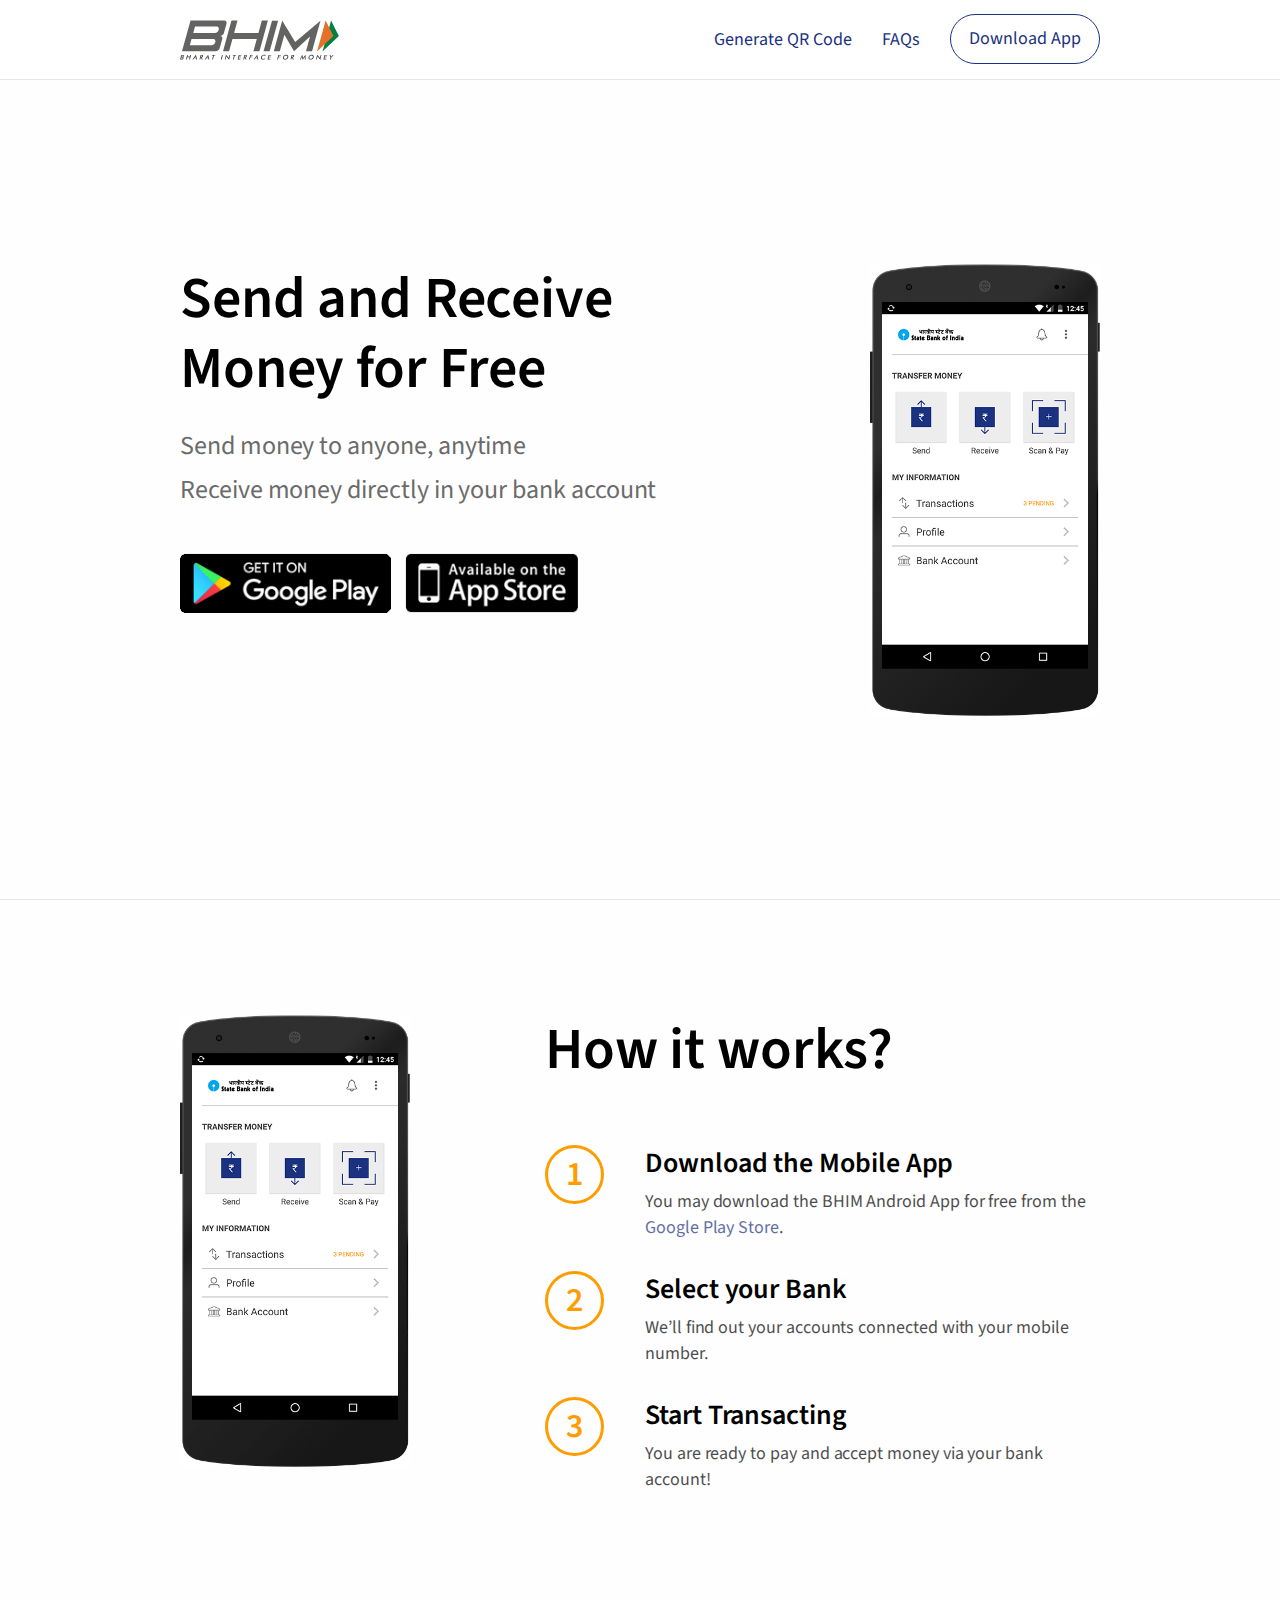
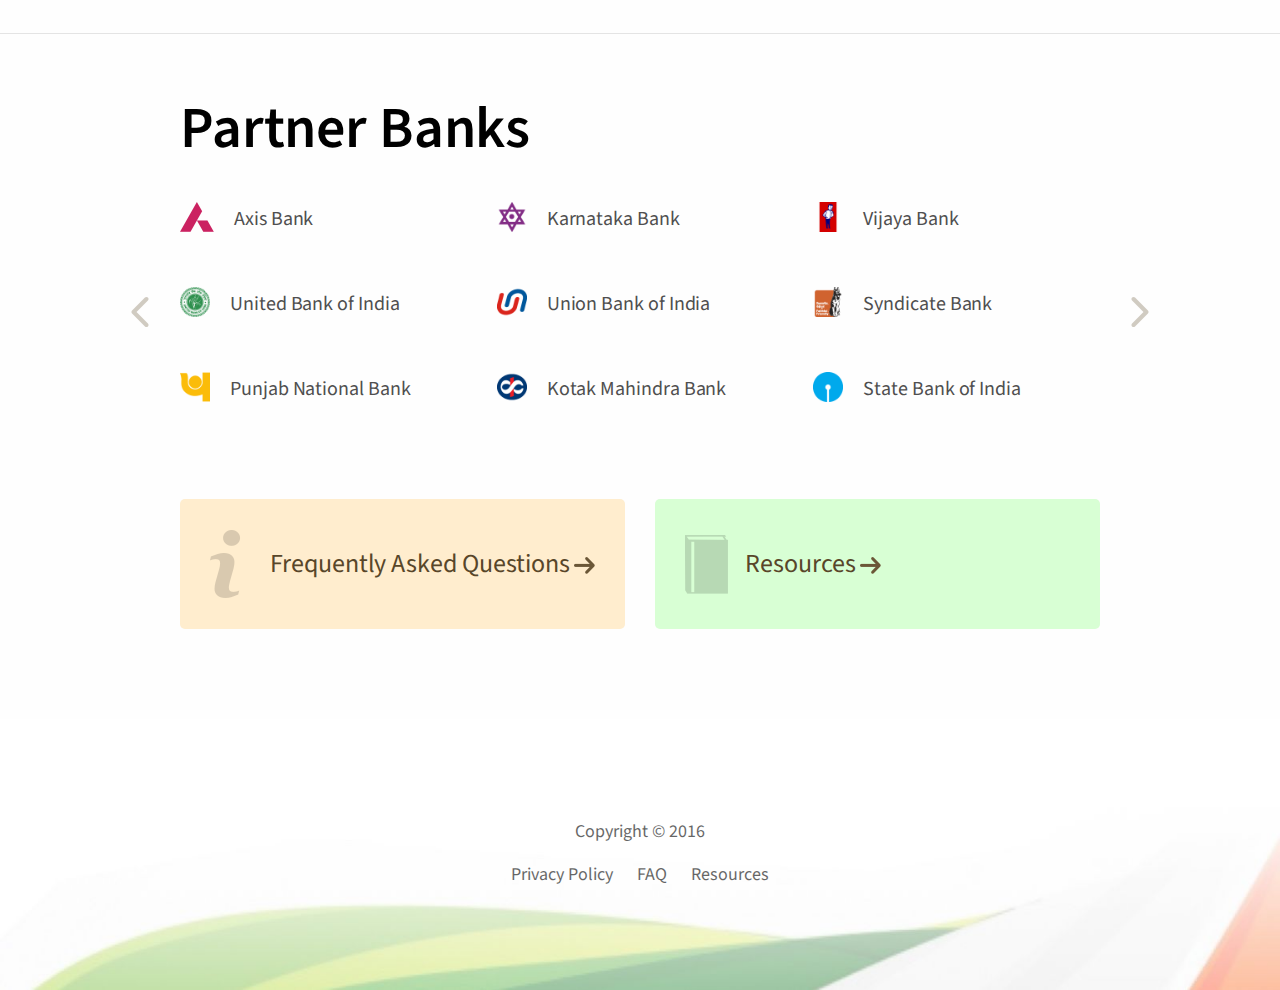
<file: index.html>
<!doctype html>
<html class="no-js" lang="en" dir="ltr">
  <head>
    <meta charset="utf-8">
    <meta http-equiv="x-ua-compatible" content="ie=edge">
    <meta name="viewport" content="width=device-width, initial-scale=1.0">
    <title>Download UPI App</title>
    <link href="https://fonts.googleapis.com/css?family=Source+Sans+Pro:400,600,700" rel="stylesheet">
    <link rel="stylesheet" href="css/foundation.min.css">
    <link rel="stylesheet" href="css/style.css">
    <link rel="icon" href="img/favicon.ico" type="image/x-icon" />
  </head>
  <body>

  <script>
    (function(i,s,o,g,r,a,m){i['GoogleAnalyticsObject']=r;i[r]=i[r]||function(){
    (i[r].q=i[r].q||[]).push(arguments)},i[r].l=1*new Date();a=s.createElement(o),
    m=s.getElementsByTagName(o)[0];a.async=1;a.src=g;m.parentNode.insertBefore(a,m)
    })(window,document,'script','https://www.google-analytics.com/analytics.js','ga');

    ga('create', 'UA-74792042-2', 'auto');
    ga('send', 'pageview');

  </script>

  <header>
    <div class="row">
      <div class="large-12 columns">
        <div class="logo"><a href="/"><img src="img/BHIM.svg" alt="BHIM"></a></div>
        <div class="nav">
          <ul>
            <li><a href="qr.html">Generate QR Code</a></li>
            <li><a href="faq.html">FAQs</a></li>
            <li><a href="https://play.google.com/store/apps/details?id=in.org.npci.upiapp" class="button">Download App</a></li>
          </ul>
        </div>
        <div class="hamburger">
          <span></span>
          <span></span>
          <span></span>
          <span></span>
        </div>
      </div>
    </div>
  </header>

<!-- Header ends here -->


  <section id="header">
    <div class="row" data-equalizer data-equalize-on="medium">
      <div class="large-12 columns center">
        <div class="wrap">
          <div class="text-wrap" data-equalizer-watch>
            <h1 class="title">Send and Receive<br>Money for Free</h1>
            <p>Send money to anyone, anytime<br>Receive money directly
            in your bank account</p>

            <div class="cta">
              <a href="https://play.google.com/store/apps/details?id=in.org.npci.upiapp" class="download google-play"><img src="img/google_play2.png" alt=""></a>
              <a href="https://play.google.com/store/apps/details?id=in.org.npci.upiapp" class="download app_store"><img src="img/app_store.png" alt=""></a>
              <!-- <span>Or</span>
              <a href="#" class="button dail99"><img src="img/phone_icon.svg" alt="">Dial *99#</a> -->
              <!-- <p>Or give a Missed Call on <span>912839128</span></p> -->
            </div>
          </div>
          <div class="app-screenshot" data-equalizer-watch>
            <img src="img/phone.jpg" alt="">
          </div>
        </div>

        <div class="clearfix"> </div>
      </div>
    </div>
  </section>

  <section id="howitworks">
    <div class="row" data-equalizer data-equalize-on="medium">
      <div class="large-12 columns center">
        <div class="wrap">

          <div class="app-screenshot" data-equalizer-watch>
            <img src="img/phone.gif" alt="">
          </div>

          <div class="text-wrap" data-equalizer-watch>
            <h2 class="title">How it works?</h2>

            <div class="steps">
              <div class="step">
                <div class="number">1</div>
                <div class="content">
                  <h3>Download the Mobile App</h3>
                  <p>You may download the BHIM Android App for free from the<a href="https://play.google.com/store/apps/details?id=in.org.npci.upiapp"> Google Play Store</a>.</p>
                </div>

              </div>
              <div class="step">
                <div class="number">2</div>
                <div class="content">
                  <h3>Select your Bank</h3>
                  <p>We’ll find out your accounts connected with your mobile number.</p>
                </div>
              </div>
              <div class="step">
                <div class="number">3</div>
                <div class="content">
                  <h3>Start Transacting</h3>
                  <p>You are ready to pay and accept money via your bank account!</p>
                </div>
              </div>
            </div>

          </div>

        </div>

        <div class="clearfix"> </div>
      </div>
    </div>
  </section>

<section id="partners">
    <div class="row">
      <div class="columns large-12">
        <h2 class="title">Partner Banks</h2>
      </div>
      <div class="clearfix"> </div>
<div class="orbit" role="region" aria-label="Favorite Space Pictures" data-orbit>
  <ul class="orbit-container">
    <li class="is-active orbit-slide">
      <div class="banks-wrap">
        <div class="columns medium-4 bank end"><span><img src="img/banks/axis.png" alt=""></span>Axis Bank</div>
      	<div class="columns medium-4 bank end"><span><img src="img/banks/KarnatakaBank.png" alt=""></span>Karnataka Bank</div>
        <div class="columns medium-4 bank end"><span><img src="img/banks/VijayaBank.png" alt=""></span>Vijaya Bank</div>
        <div class="columns medium-4 bank end"><span><img src="img/banks/UnitedBankofIndia.png" alt=""></span>United Bank of India</div>
        <div class="columns medium-4 bank end"><span><img src="img/banks/UnionBankofIndia.png" alt=""></span>Union Bank of India</div>
        <div class="columns medium-4 bank end"><span><img src="img/banks/SyndicateBank.png" alt=""></span>Syndicate Bank</div>
        <div class="columns medium-4 bank end"><span><img src="img/banks/PunjabNationalBankIcon.png" alt=""></span>Punjab National Bank</div>
        <div class="columns medium-4 bank end"><span><img src="img/banks/KotakMahindraBank.png" alt=""></span>Kotak Mahindra Bank</div>
        <div class="columns medium-4 bank end"><span><img src="img/banks/StateBankofIndia.png" alt=""></span>State Bank of India</div>
        <div class="clearfix"> </div>
      </div>
    </li>
    <li class="orbit-slide">
      <div class="banks-wrap">
        <div class="columns medium-4 bank end"><span><img src="img/banks/IndusIndBank.png" alt=""></span>IndusInd Bank</div>
        <div class="columns medium-4 bank end"><span><img src="img/banks/SouthIndianBankIcon.png" alt=""></span>South India Bank</div>
        <div class="columns medium-4 bank end"><span><img src="img/banks/IndianBank.png" alt=""></span>Indian Bank</div>
        <div class="columns medium-4 bank end"><span><img src="img/banks/IDFCBank.png" alt=""></span>IDFC Bank</div>
        <div class="columns medium-4 bank end"><span><img src="img/banks/IDBIBank.png" alt=""></span>IDBI Bank</div>
        <div class="columns medium-4 bank end"><span><img src="img/banks/ICICIBank.png" alt=""></span>ICICI Bank</div>
        <div class="columns medium-4 bank end"><span><img src="img/banks/HDFCBank.png" alt=""></span>HDFC Bank</div>
        <div class="columns medium-4 bank end"><span><img src="img/banks/CatholicSyrianBank.png" alt=""></span>Catholic Syrian Bank</div>
        <div class="columns medium-4 bank end"><span><img src="img/banks/CanaraBank.png" alt=""></span>Canara Bank</div>
        <div class="clearfix"> </div>
      </div>
    </li>

    <li class="orbit-slide">
      <div class="banks-wrap">
        <div class="columns medium-4 bank end"><span><img src="img/banks/DenaBank.png" alt=""></span>Dena Bank</div>
        <div class="columns medium-4 bank end"><span><img src="img/banks/CentralBank.png" alt=""></span>Central Bank</div>
        <div class="columns medium-4 bank end"><span><img src="img/banks/BankofBaroda.png" alt=""></span>Bank of Baroda</div>
        <div class="columns medium-4 bank end"><span><img src="img/banks/AndhraBank.png" alt=""></span>Andhra Bank</div>
        <div class="columns medium-4 bank end"><span><img src="img/banks/BankofMaharastra.png" alt=""></span>Bank of Maharashtra</div>
        <div class="columns medium-4 bank end"><span><img src="img/banks/IndianOverseasBank.png" alt=""></span>Indian Overseas Bank</div>
        <div class="columns medium-4 bank end"><span><img src="img/banks/StandardCharteredBank.png" alt=""></span>Standard Chartered Bank</div>
        <div class="columns medium-4 bank end"><span><img src="img/banks/ic_allahabad_bank.png" alt=""></span>Allahabad Bank</div>
        <div class="columns medium-4 bank end"><span><img src="img/banks/FederalBank.png" alt=""></span>Federal Bank</div>
        <div class="clearfix"> </div>
      </div>
    </li>

    <li class="orbit-slide">
      <div class="banks-wrap">
        <div class="columns medium-4 bank end"><span><img src="img/banks/RBLBank.png" alt=""></span>RBL Bank</div>
        <div class="columns medium-4 bank end"><span><img src="img/banks/DCBBank.png" alt=""></span>DCB Bank</div>
        <div class="columns medium-4 bank end"><span><img src="img/banks/OrientalBankofCommerce.png" alt=""></span>Oriental Bank of Commerce</div>
        <div class="columns medium-4 bank end"><span><img src="img/banks/KarurVysyaBank.png" alt=""></span>Karur Vysya Bank</div>
        <div class="clearfix"> </div>
      </div>
    </li>

  </ul>
  <button class="orbit-previous"><span class="show-for-sr">Previous Slide</span>&#9664;&#xFE0E;</button>
  <button class="orbit-next"><span class="show-for-sr">Next Slide</span>&#9654;&#xFE0E;</button>
  <style media="screen"></style>
</div>


      <div class="cta">
        <div class="columns large-6">
          <a href="faq.html" class="faq-link">Frequently Asked Questions <img src="img/arrow.png" alt=""></a>
        </div>
        <div class="columns large-6">
          <a href="https://www.dropbox.com/sh/dut1fito7ukdaiu/AAAGsdVme4zxqPJqdMOCsrdPa?dl=0" class="resources-link">Resources <img src="img/arrow.png" alt=""></a>
        </div>
        <div class="clearfix"></div>
      </div>

    </div>
  </section>

  <!-- Footer starts here -->

  <footer>
    <div class="row">
      <div class="columns larger-12 center">
        <p class="copy">Copyright © 2016</p>
        <!-- <p>Powered by</p> -->
        <!-- <div class="logo"><img src="img/ncpi.png" alt=""></div> -->
        <ul>
          <li><a href="privacy-policy.html">Privacy Policy</a></li>
          <li><a href="faq.html">FAQ</a></li>
          <li><a href="https://www.dropbox.com/sh/dut1fito7ukdaiu/AAAGsdVme4zxqPJqdMOCsrdPa?dl=0">Resources</a></li>
        </ul>
      </div>
    </div>
  </footer>

    <script src="js/vendor/jquery-3.1.1.min.js"></script>
    <script src="js/vendor/what-input.js"></script>
    <script src="js/vendor/foundation.min.js"></script>
    <script src="js/vendor/clipboard.min.js"></script>
    <script src="js/app.js"></script>
  </body>
  </html>
</file>
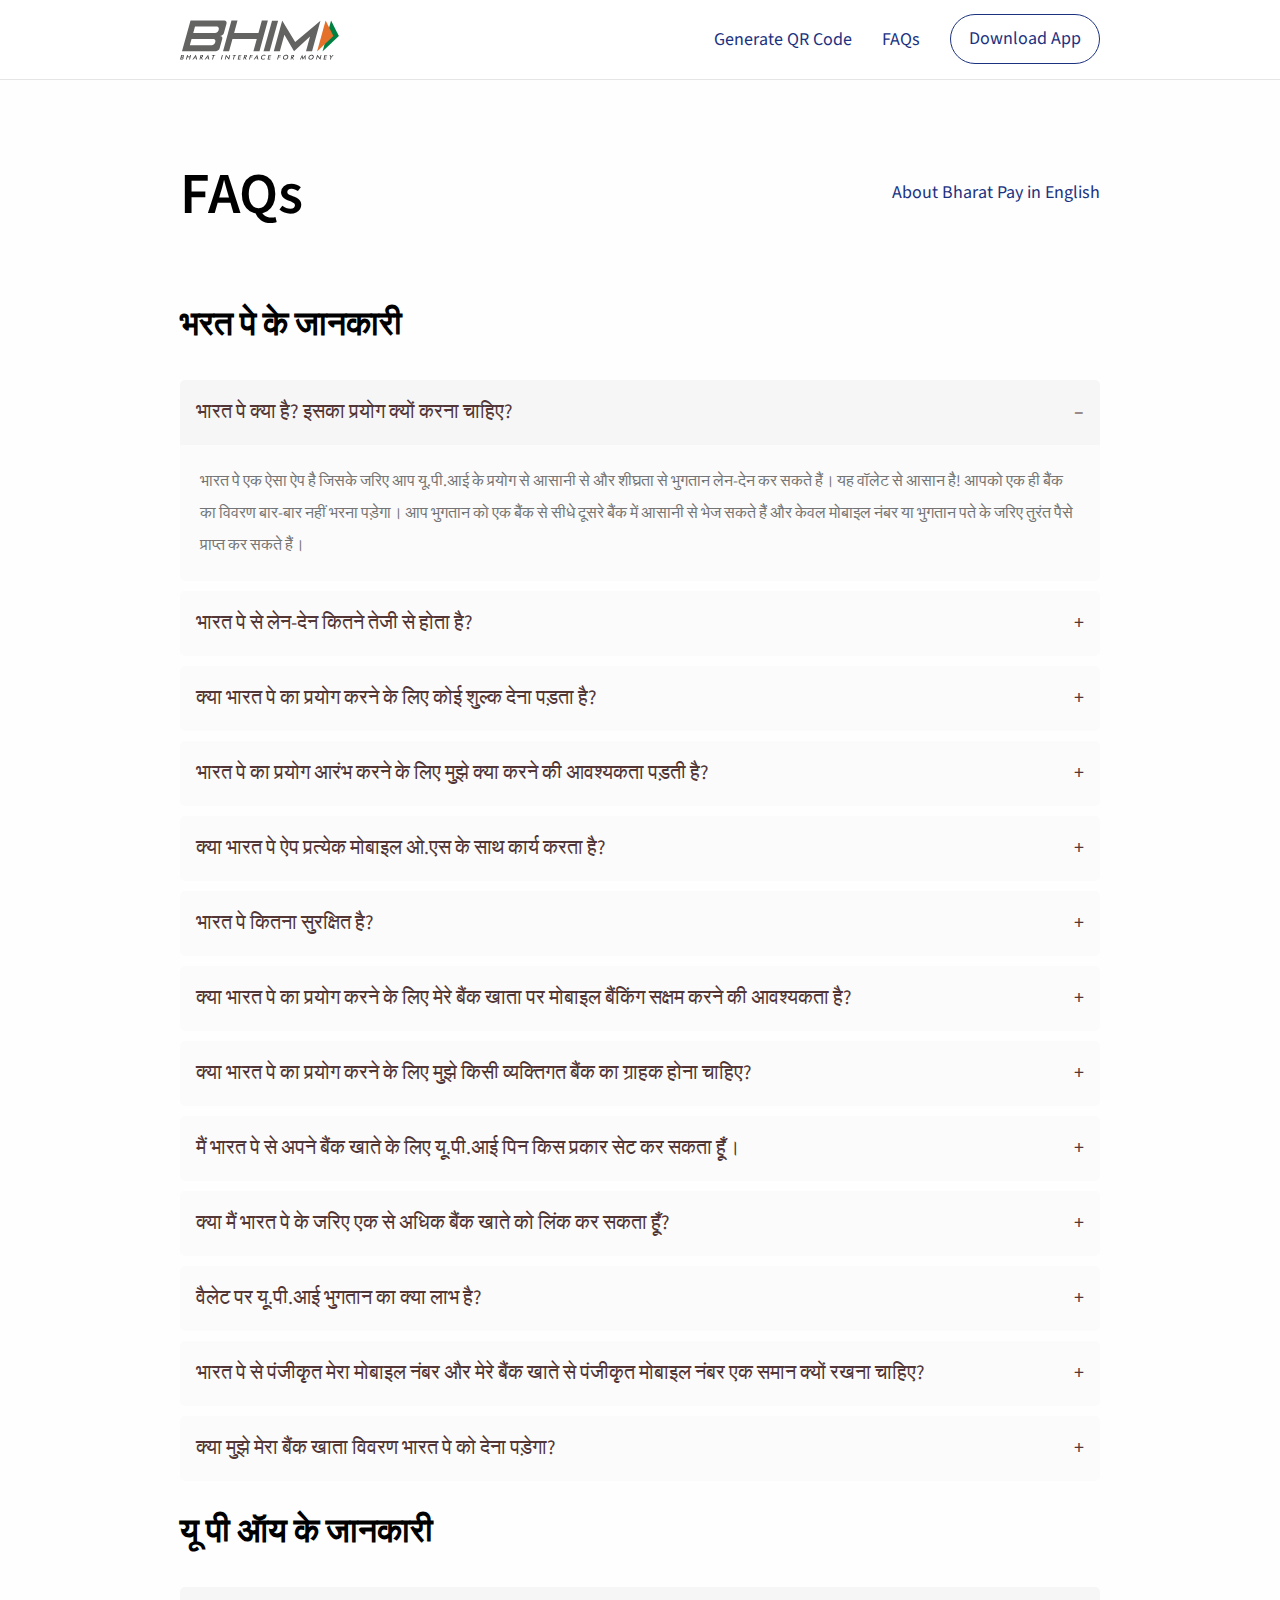
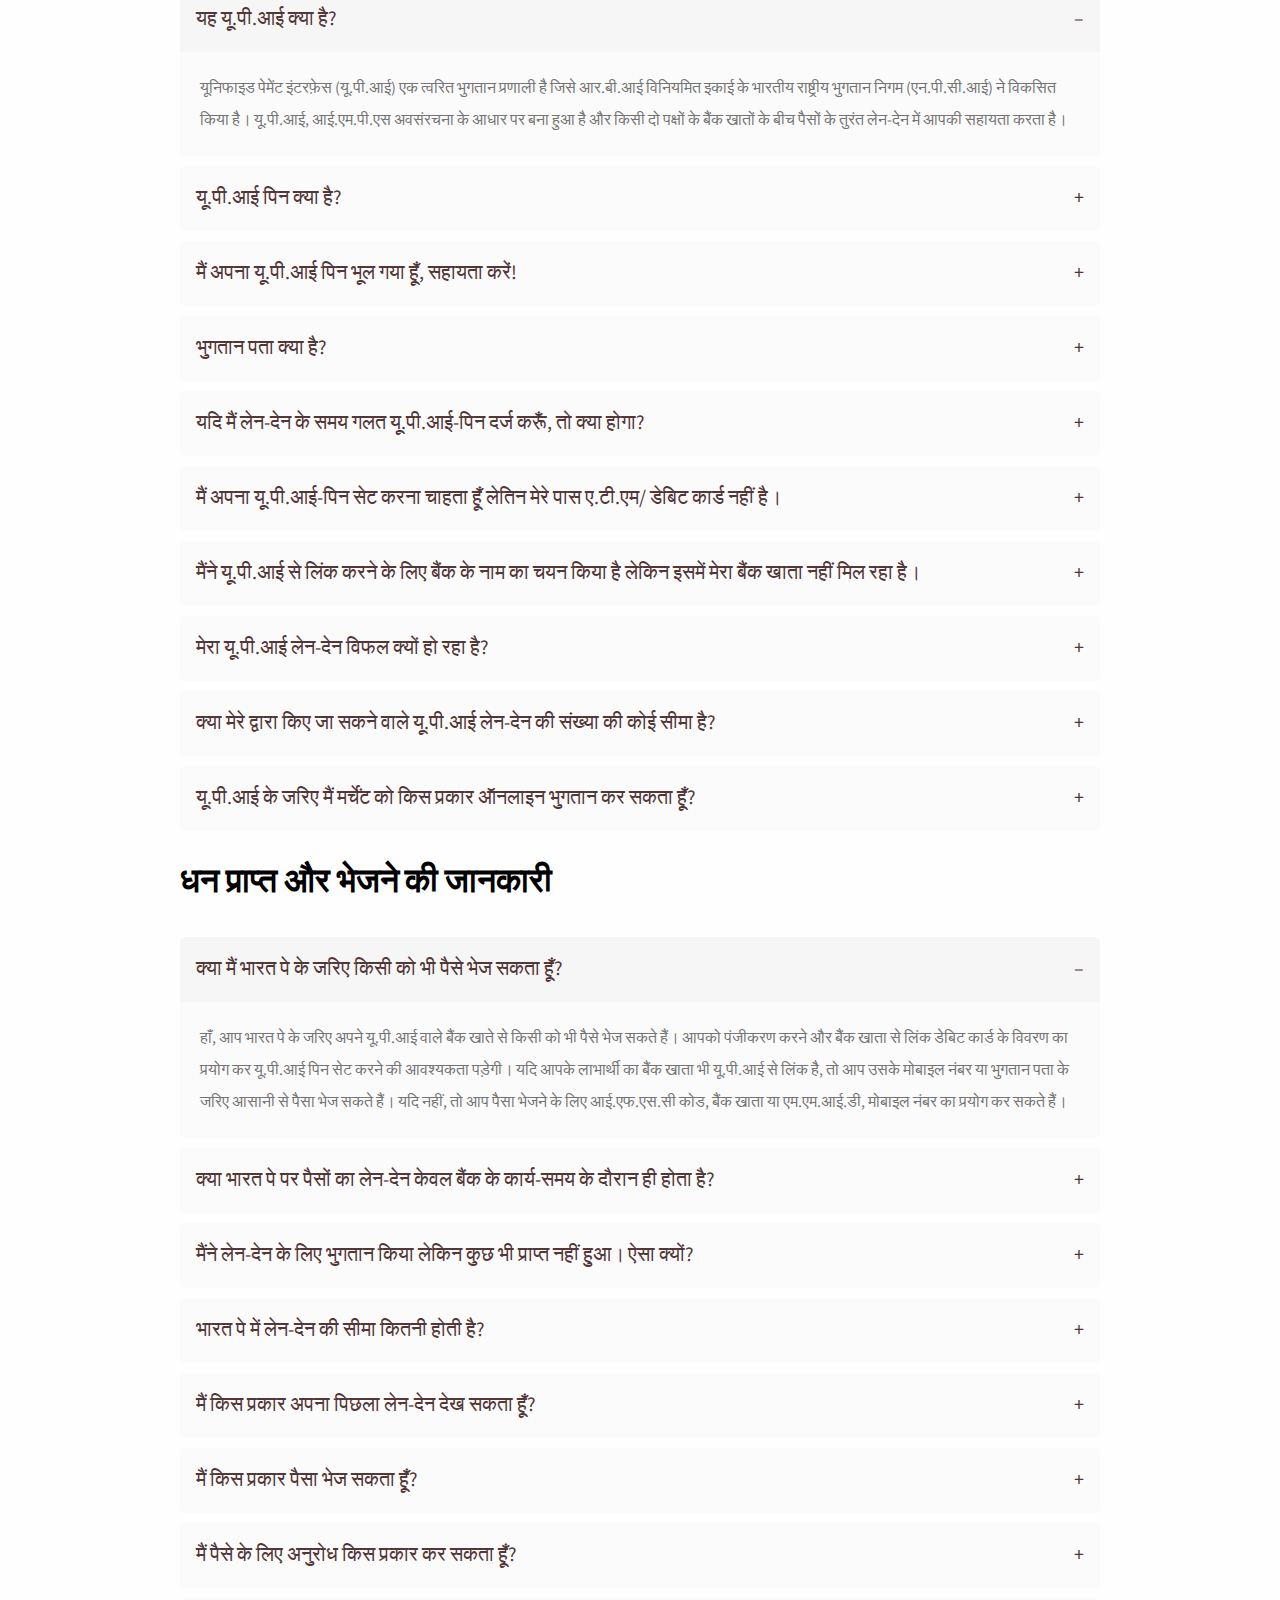
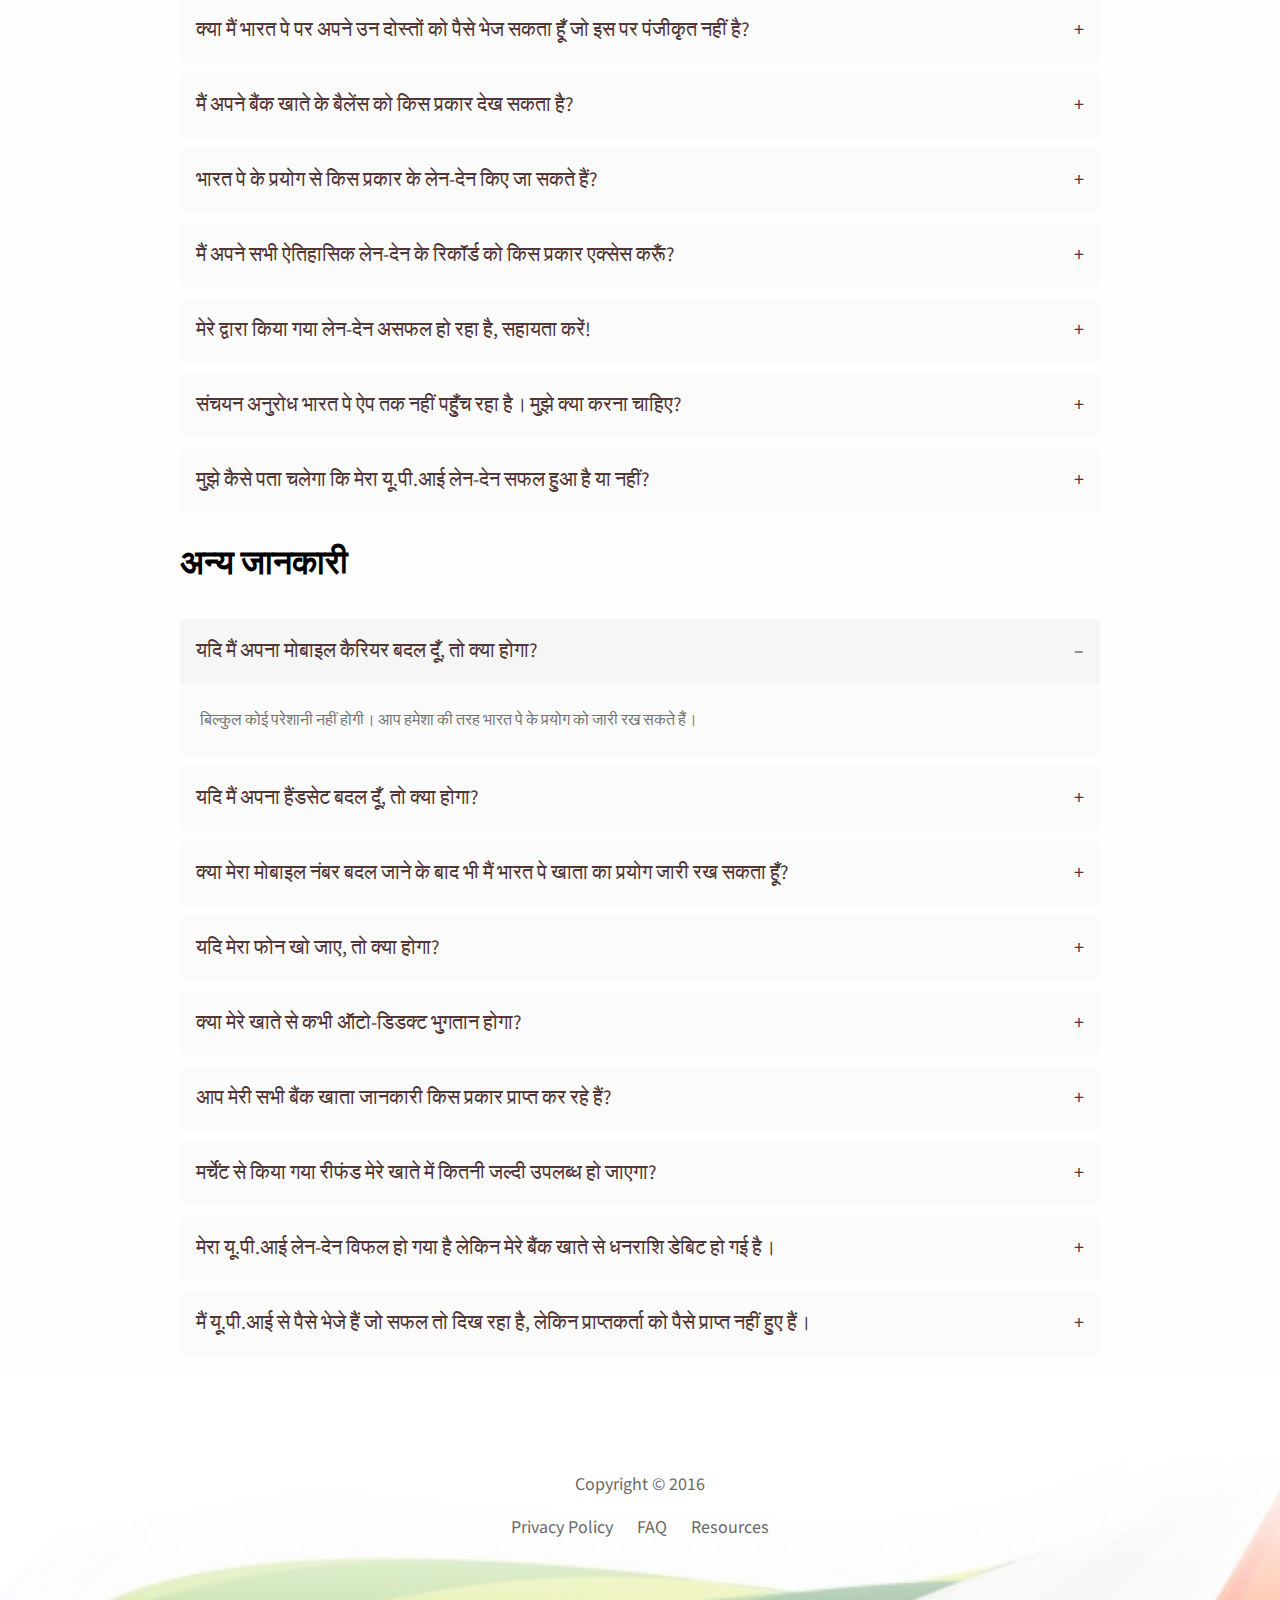
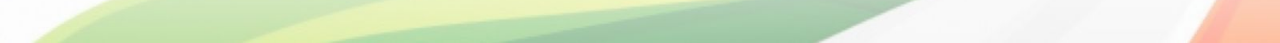
<file: faq-hindi.html>
<!doctype html>
<html class="no-js" lang="en" dir="ltr">
  <head>
    <meta charset="utf-8">
    <meta http-equiv="x-ua-compatible" content="ie=edge">
    <meta name="viewport" content="width=device-width, initial-scale=1.0">
    <title>Download UPI App</title>
    <link href="https://fonts.googleapis.com/css?family=Source+Sans+Pro:400,600,700" rel="stylesheet">
    <link rel="stylesheet" href="css/foundation.min.css">
    <link rel="stylesheet" href="css/style.css">
    <link rel="icon" href="img/favicon.ico" type="image/x-icon" />
  </head>
  <body>

  <script>
    (function(i,s,o,g,r,a,m){i['GoogleAnalyticsObject']=r;i[r]=i[r]||function(){
    (i[r].q=i[r].q||[]).push(arguments)},i[r].l=1*new Date();a=s.createElement(o),
    m=s.getElementsByTagName(o)[0];a.async=1;a.src=g;m.parentNode.insertBefore(a,m)
    })(window,document,'script','https://www.google-analytics.com/analytics.js','ga');

    ga('create', 'UA-74792042-2', 'auto');
    ga('send', 'pageview');

  </script>

  <header>
    <div class="row">
      <div class="large-12 columns">
        <div class="logo"><a href="/"><img src="img/BHIM.svg" alt="BHIM"></a></div>
        <div class="nav">
          <ul>
            <li><a href="qr.html">Generate QR Code</a></li>
            <li><a href="faq.html">FAQs</a></li>
            <li><a href="https://play.google.com/store/apps/details?id=in.org.npci.upiapp" class="button">Download App</a></li>
          </ul>
        </div>
        <div class="hamburger">
          <span></span>
          <span></span>
          <span></span>
          <span></span>
        </div>
      </div>
    </div>
  </header>

<!-- Header ends here -->


<section id="page">
  <div class="row">
    <div class="large-12 columns">
      <h1 class="title faq-title">FAQs</h1>
      <div class="lang-switch">
        <a href="faq.html">About Bharat Pay in English</a>
      </div>
      <div class="clearfix"> </div>

      <h2 class="subtitle">भरत पे के  जानकारी</h2>

      <ul class="accordion" data-accordion>
        <li class="accordion-item is-active" data-accordion-item>
          <a href="#" class="accordion-title">भारत पे क्या है? इसका प्रयोग क्यों करना चाहिए?</a>
          <div class="accordion-content" data-tab-content>
            भारत पे एक ऐसा ऐप है जिसके जरिए आप यू.पी.आई के प्रयोग से आसानी से और शीघ्रता से भुगतान लेन-देन कर सकते हैं। यह वॉलेट से आसान है! आपको एक ही बैंक का विवरण बार-बार नहीं भरना पड़ेगा। आप भुगतान को एक बैंक से सीधे दूसरे बैंक में आसानी से भेज सकते हैं और केवल मोबाइल नंबर या भुगतान पते के जरिए तुरंत पैसे प्राप्त कर सकते हैं।
          </div>
        </li>

        <li class="accordion-item" data-accordion-item>
          <a href="#" class="accordion-title">भारत पे से लेन-देन कितने तेजी से होता है?</a>
          <div class="accordion-content" data-tab-content>
            आप इसे जितना जल्दी प्राप्त कर सकें! भारत पे के जरिए भुगतान बैंक खाते से लिंक होते हैं और कुछ सेकंड के भीतर लेन-देन को पूरा किया जा सकता है।
          </div>
        </li>

        <li class="accordion-item" data-accordion-item>
          <a href="#" class="accordion-title">क्या भारत पे का प्रयोग करने के लिए कोई शुल्क देना पड़ता है?</a>
          <div class="accordion-content" data-tab-content>
            भारत पे के जरिए होने वाले लेन-देन के लिए कोई शुल्क नहीं देना पड़ता है। नोट: लेकिन आपका बैंक यू.पी.आई या आई.एम.पी.एस स्थानांतरण शुल्क के रूप में एक छोटा सा शुल्क ले सकता है, जो हमारे नियंत्रण में नहीं होता है। कृपया अधिक जानकारी के लिए अपने बैंक से संपर्क करें।
          </div>
        </li>

        <li class="accordion-item" data-accordion-item>
          <a href="#" class="accordion-title">भारत पे का प्रयोग आरंभ करने के लिए मुझे क्या करने की आवश्यकता पड़ती है?</a>
          <div class="accordion-content" data-tab-content>
            भारत पे का प्रयोग आरंभ करने के लिए आप सब को स्मार्टफोन, इंटरनेट की सुविधा, यू.पी.आई भुगतान की सुविधा वाला भारतीय बैंक खाता और बैंक खाता से लिंक किया हुआ मोबाइल नंबर की आवश्यकता पड़ती है। इस ऐप के जरिए यू.पी.आई को अपने बैंक खाते से जोड़ें।
          </div>
        </li>

        <li class="accordion-item" data-accordion-item>
          <a href="#" class="accordion-title">क्या भारत पे ऐप प्रत्येक मोबाइल ओ.एस के साथ कार्य करता है?</a>
          <div class="accordion-content" data-tab-content>
            भारत पे ऐप अभी एंड्राइड (वर्शन 8 या इससे ऊपर) और आई.ओ.एस मोबाइल (वर्शन 5 और उससे ऊपर) पर उपलब्ध है। हम अपने ऐप को बहुत जल्द ही अन्य प्लेटफार्म पर उपलब्ध कराएँगे।
          </div>
        </li>

        <li class="accordion-item" data-accordion-item>
          <a href="#" class="accordion-title">भारत पे कितना सुरक्षित है?</a>
          <div class="accordion-content" data-tab-content>
            भारत पे बहुत ही सुरक्षित है। भारत पे पर प्रत्येक लेन-देन में आपके उस यू.पी.आई पिन की आवश्यकता पड़ती है, जो केवल आपके ही पता होगा और इससे अनाधिकृत एक्सेस को रोका जा सकता है। आपको यह यू.पी.आई पिन किसी के साथ साझा नहीं करना चाहिए। इसके साथ-साथ भारत पे पर किए गए सभी लेन-देन सुरक्षित बैंक नेटवर्क पर किए जाते हैं और भारत पे तथा बैंक के बीच सभी संपर्क गोपनीय प्रणाली के जरिए होता है।
          </div>
        </li>

        <li class="accordion-item" data-accordion-item>
          <a href="#" class="accordion-title">क्या भारत पे का प्रयोग करने के लिए मेरे बैंक खाता पर मोबाइल बैंकिंग सक्षम करने की आवश्यकता है?</a>
          <div class="accordion-content" data-tab-content>
            भारत पे का प्रयोग करने के लिए आपके खाते पर मोबाइल बैंकिंग का सक्षम होना आवश्यक नहीं है। आपका मोबाइल नंबर बैंक के साथ पंजीकृत होना चाहिए।
          </div>
        </li>

        <li class="accordion-item" data-accordion-item>
          <a href="#" class="accordion-title">क्या भारत पे का प्रयोग करने के लिए मुझे किसी व्यक्तिगत बैंक का ग्राहक होना चाहिए?</a>
          <div class="accordion-content" data-tab-content>
            अपने बैंक खाता के जरिए सीधे स्थानान्तरण को सक्षम करने के लिए, आपके बैंक का यू.पी.आई (यूनिफाइड पेमेंट इंटरफ़ेस) प्लेटफार्म पर होना आवश्यक है। सभी बैंक, जहाँ अभी यू.पी.आई की सुविधा है, की सूची भारत पे ऐप में मौजूद है।
          </div>
        </li>

        <li class="accordion-item" data-accordion-item>
          <a href="#" class="accordion-title">मैं भारत पे से अपने बैंक खाते के लिए यू.पी.आई पिन किस प्रकार सेट कर सकता हूँ।</a>
          <div class="accordion-content" data-tab-content>
            आप चयनित खाता के लिए मुख्य मेनू -बैंक खाता -यू.पी.आई-पिन सेट कर पर जाकर अपना यू.पी.आई पिन सेट कर सकते हैं। आपको समाप्ति तिथि के साथ-साथ अपने डेबिट/एटीएम कार्ड का अंतिम 6 अंक भी दर्ज करना पड़ेगा। इसके बाद आपको एक ओ.टी.पी प्राप्त होगा, जिसे आप दर्ज करके अपना यू.पी.आई पिन सेट करते हैं। नोट: यू.पी.आई पिन मोबाइल बैंकिंग के लिए आपके बैंक द्वारा प्रदत्त एम.पिन के के जैसा नहीं होता है।
          </div>
        </li>

        <li class="accordion-item" data-accordion-item>
          <a href="#" class="accordion-title">क्या मैं भारत पे के जरिए एक से अधिक बैंक खाते को लिंक कर सकता हूँ?</a>
          <div class="accordion-content" data-tab-content>
            वर्तमान में, भारत पे केवल एक बैंक की लिंकिंग को ही सपोर्ट करता है। खाता सेट-अप के समय, आप डिफॉल्ट खाते के रूप में अपने पसंदीदा खाते को लिंक कर सकते हैं। यदि आप किसी दूसरे बैंक खाते को लिंक करना चाहते हैं, तो इस स्थिति में, आप मुख्य मेनू में जाकर बैंक खाते का चयन करें और अपना डिफॉल्ट खाता चुनें। आपके मोबाइल नंबर या भुगतान पते के प्रयोग से आपको स्थानांतरित की जाने वाली धनराशि आपके डिफॉल्ट खाते में जमा हो जाएगी।
          </div>
        </li>

        <li class="accordion-item" data-accordion-item>
          <a href="#" class="accordion-title">वैलेट पर यू.पी.आई भुगतान का क्या लाभ है?</a>
          <div class="accordion-content" data-tab-content>
            कई ! मुख्य लाभ लेन-देन करना सरल और आसान है। बस अपने बैंक खाते से लिंक करें और इसके बाद आप वॉलेट की तरह टॉप अप की चिंता किए बिना निर्बाध भुगतान कर सकते हैं। सीमाएँ आई.एम.पी.एस के समतुल्य हैं। वॉलेट में पैसे हैं या नहीं की चिंता किए बिना सीधे बैंक स्थानांतर के लिए यू.पी.आई का प्रयोग करना आसान हो जाता है।
          </div>
        </li>

        <li class="accordion-item" data-accordion-item>
          <a href="#" class="accordion-title">भारत पे से पंजीकृत मेरा मोबाइल नंबर और मेरे बैंक खाते से पंजीकृत मोबाइल नंबर एक समान क्यों रखना चाहिए?</a>
          <div class="accordion-content" data-tab-content>
            यह एक बैंकिंग नेटवर्क (यू.पी.आई) आवश्यकता है। भारत पे के जरिए पंजीकरण का प्रयोग किए जाने वाले मोबाइल नंबर का प्रयोग इससे लिंक किए गए बैंक खाते का मिलान करने के लिए किया जाता है।
          </div>
        </li>

        <li class="accordion-item" data-accordion-item>
          <a href="#" class="accordion-title">क्या मुझे मेरा बैंक खाता विवरण भारत पे को देना पड़ेगा?</a>
          <div class="accordion-content" data-tab-content>
            पंजीकरण के समय आपको हमें डेबिट कार्ड का विवरण और आपके बैंक खाते से पंजीकृत मोबाइल नंबर का विवरण देना होगा, हम आपके बैंक से विवरणों को दोबारा प्राप्त करेंगे। सभी जानकारी का आदान-प्रदान सुरक्षित बैंकिंग नेटवर्क पर की जाती है तथा हम इसे स्टोर नहीं करते हैं, आपकी जानकारी सुरक्षित है!
          </div>
        </li>
    </ul>

    <h2 class="subtitle">यू पी ऑय के जानकारी</h2>

    <ul class="accordion" data-accordion>
      <li class="accordion-item is-active" data-accordion-item>
        <a href="#" class="accordion-title">यह यू.पी.आई क्या है?</a>
        <div class="accordion-content" data-tab-content>
          यूनिफाइड पेमेंट इंटरफ़ेस (यू.पी.आई) एक त्वरित भुगतान प्रणाली है जिसे  आर.बी.आई विनियमित इकाई के भारतीय राष्ट्रीय भुगतान निगम (एन.पी.सी.आई) ने विकसित किया है। यू.पी.आई, आई.एम.पी.एस अवसंरचना के आधार पर बना हुआ है और किसी दो पक्षों के बैंक खातों के बीच पैसों के तुरंत लेन-देन में आपकी सहायता करता है।
        </div>
      </li>

      <li class="accordion-item" data-accordion-item>
        <a href="#" class="accordion-title">यू.पी.आई पिन क्या है?</a>
        <div class="accordion-content" data-tab-content>
          यू.पी.आई पिन (यू.पी.आई व्यक्तिगत पहचान संख्या) 4-6 अंकों वाला गुप्त कोड होता है जिसे आप इस ऐप के जरिए पहली बार पंजीकरण के दौरान बनाते /सेट करते हैं। आपको इस यू.पी.आई पिन का प्रयोग सभी बैंक लेन-देन को अधिकृत करने हेतु दर्ज करना पड़ता है। यदि आपने किसी अन्य यू.पी.आई ऐप्स से पहले से ही यू.पी.आई पिन सेट कर लिया है तो आप उसे ही भारत पे पर प्रयोग कर सकते हैं। (नोट: बैंक द्वारा जारी किया गया एमपिन, यू.पी.आई के यू.पी.आई पिन से अलग होता है, कृपया भारत पे ऐप में नया यू.पी.आई पिन बनाएँ) नोट: कृपया अपना यू.पी.आई पिन किसी के साथ साझा न करें। भारत पे आपके यू.पी.आई पिन विवरण को स्टोर या रीड नहीं करता है तथा आपके बैंक के ग्राहक सहायक इसके बारे में कभी नहीं पूछते हैं।
        </div>
      </li>

      <li class="accordion-item" data-accordion-item>
        <a href="#" class="accordion-title">मैं अपना यू.पी.आई पिन भूल गया हूँ, सहायता करें!</a>
        <div class="accordion-content" data-tab-content>
          चिंता न करें! अपना यू.पी.आई पिन भूल जाने की स्थिति में, आप इसे रीसेट कर सकते हैं। ऐप के होम स्क्रीन ->खाते->यू.पी.आई-पिन भूल गए (इच्छित बैंक खाता के लिए) पर जाएँ। अपने डेबिट कार्ड विवरण को अपने साथ रखें और ओ.टी.पी के जरिए पुष्टि करें।
        </div>
      </li>

      <li class="accordion-item" data-accordion-item>
        <a href="#" class="accordion-title">भुगतान पता क्या है?</a>
        <div class="accordion-content" data-tab-content>
      भुगतान पता एक ऐसा पता है जो विशेष रूप से व्यक्ति के बैंक खाते की पहचान करता है। उदाहरण के लिए, भारत पे ग्राहकों के लिए भुगतान पता xyz@upi के प्रारूप में होता है। आप भुगतान प्राप्त करने के लिए किसी के साथ अपना भुगतान खाता साझा कर सकते हैं (बैंक खाता संख्या/आई.एफ.एस.सी कोड, आदि की आवश्यकता नहीं पड़ती है)। आप अपने भुगतान पता के जरिए किसी को पैसे भी भेज सकते हैं। नोट: अपने गोपनीय यू.पी.आई पिन को किसी के साथ साझा न करें।
        </div>
      </li>

      <li class="accordion-item" data-accordion-item>
        <a href="#" class="accordion-title">यदि मैं लेन-देन के समय गलत यू.पी.आई-पिन दर्ज करूँ, तो क्या होगा?</a>
        <div class="accordion-content" data-tab-content>
          कोई बात नहीं है, यह ऐप आपको सही यू.पी.आई-पिन दोबारा दर्ज करने का निर्देश देगा। अनुमत प्रयासों की अधिकतम संख्या आपके बैंक पर निर्भर करती है। कृपया विवरण के लिए अपने बैंक से संपर्क करें।
        </div>
      </li>

      <li class="accordion-item" data-accordion-item>
        <a href="#" class="accordion-title">मैं अपना यू.पी.आई-पिन सेट करना चाहता हूँ लेतिन मेरे पास ए.टी.एम/ डेबिट कार्ड नहीं है।</a>
        <div class="accordion-content" data-tab-content>
          पहली बार यू.पी.आई-पिन सेट करने और यू.पी.आई-पिन भूल जाने की स्थिति में रीसेट करने के लिए आपके पास ए.टी.एम/ डेबिट कार्ड होना आवश्यक है।
        </div>
      </li>

      <li class="accordion-item" data-accordion-item>
        <a href="#" class="accordion-title">मैंने यू.पी.आई से लिंक करने के लिए बैंक के नाम का चयन किया है लेकिन इसमें मेरा बैंक खाता नहीं मिल रहा है।</a>
        <div class="accordion-content" data-tab-content>
          ऐसी स्थिति में, कृपया सुनिश्चित करें कि आपके बैंक खाते से लिंक किया गया मोबाइल नंबर भारत पे ऐप में सत्यापित मोबाइल नंबर एक समान है या नहीं। यदि यदि एक समान नहीं हो, तो आपका बैंक खाता यू.पी.आई प्लेटफॉर्म से प्राप्त नहीं होगा। इसके अतिरिक्त केवल बचत और चालू खाते ही भारत पे द्वारा सपोर्टेड हैं
        </div>
      </li>

      <li class="accordion-item" data-accordion-item>
        <a href="#" class="accordion-title">मेरा यू.पी.आई लेन-देन विफल क्यों हो रहा है?</a>
        <div class="accordion-content" data-tab-content>
          यू.पी.आई लेन-देन विफल होने के कई कारण हो सकते हैं, सबसे संभावित कारण बैंकिंग सिस्टम में कनेक्टिविटी की समस्याएँ, दर्ज किया गया गलत भुगतान पता या गलत यू.पी.आई पिन प्रविष्टि है। यदि आपका लेन-देन विफल हो जाता है, तो कृपया पुनः प्रयास करें। यदि यह कार्य नहीं करता है, तो कृपया ग्राहक सहायता से संपर्क करें।
        </div>
      </li>

      <li class="accordion-item" data-accordion-item>
        <a href="#" class="accordion-title">क्या मेरे द्वारा किए जा सकने वाले यू.पी.आई लेन-देन की संख्या की कोई सीमा है?</a>
        <div class="accordion-content" data-tab-content>
          हाँ। एन.पी.सी.आई ने प्रति दिन प्रति लिंक्ड बैंक खाता 20 सफल यू.पी.आई लेन-देन की सीमा लागू की है।
        </div>
      </li>

      <li class="accordion-item" data-accordion-item>
        <a href="#" class="accordion-title">यू.पी.आई के जरिए मैं मर्चेंट को किस प्रकार ऑनलाइन भुगतान कर सकता हूँ?</a>
        <div class="accordion-content" data-tab-content>
          ऑनलाइन खरीददारी करते समय, जब आपको भुगतान विकल्प के रूप में यू.पी.आई दिखे तो आप यू.पी.आई के जरिए भुगतान कर सकते हैं। उस पर क्लिक कर आप अपना भुगतान पता (xyz@upi) दर्ज करें। भुगतान पता दर्ज कर लेने के बाद, आपको अपने भारत पे ऐप पर एक संग्रह अनुरोध प्राप्त होगा। यहाँ अपना यू.पी.आई पिन दर्ज करें, इसके बाद आपका भुगतान पूर्ण हो जाएगा। यह प्रक्रिया बहुत ही आसान है!
        </div>
      </li>
    </ul>

    <h2 class="subtitle">धन प्राप्त और भेजने की जानकारी</h2>

    <ul class="accordion" data-accordion>
      <li class="accordion-item is-active" data-accordion-item>
        <a href="#" class="accordion-title">क्या मैं भारत पे के जरिए किसी को भी पैसे भेज सकता हूँ?</a>
        <div class="accordion-content" data-tab-content>
          हाँ, आप भारत पे के जरिए अपने यू.पी.आई वाले बैंक खाते से किसी को भी पैसे भेज सकते हैं। आपको पंजीकरण करने और बैंक खाता से लिंक डेबिट कार्ड के विवरण का प्रयोग कर यू.पी.आई पिन सेट करने की आवश्यकता पड़ेगी। यदि आपके लाभार्थी का बैंक खाता भी यू.पी.आई से लिंक है, तो आप उसके मोबाइल नंबर या भुगतान पता के जरिए आसानी से पैसा भेज सकते हैं। यदि नहीं, तो आप पैसा भेजने के लिए आई.एफ.एस.सी कोड, बैंक खाता या एम.एम.आई.डी, मोबाइल नंबर का प्रयोग कर सकते हैं।
        </div>
      </li>

      <li class="accordion-item" data-accordion-item>
        <a href="#" class="accordion-title">क्या भारत पे पर पैसों का लेन-देन केवल बैंक के कार्य-समय के दौरान ही होता है?</a>
        <div class="accordion-content" data-tab-content>
          सभी भुगतान तुरंत और आपके बैंक के कार्य-समय की परवाह किए बिना 24/7 होते हैं!
        </div>
      </li>

      <li class="accordion-item" data-accordion-item>
        <a href="#" class="accordion-title">मैंने लेन-देन के लिए भुगतान किया लेकिन कुछ भी प्राप्त नहीं हुआ। ऐसा क्यों?</a>
        <div class="accordion-content" data-tab-content>
          जब आप लेन-देन पूरा कर लेते हैं, तो आपको भारत पे स्क्रीन पर सफल स्थिति देखना चाहिए और आपके बैंक से एस.एम.एस प्राप्त होना चाहिए। ऑपरेटर त्रुटियों के कारण कुछ स्थिति में इसमें बहुत अधिक समय लग सकता है। यदि आपको एक घंटे के भीतर आपका पुष्टिकरण प्राप्त नहीं होता है, तो ऐसी स्थिति में कृपया अपने बैंक के हमारे ग्राहक सहायक से संपर्क करें।
        </div>
      </li>

      <li class="accordion-item" data-accordion-item>
        <a href="#" class="accordion-title">भारत पे में लेन-देन की सीमा कितनी होती है?</a>
        <div class="accordion-content" data-tab-content>
          अपने बैंक खाता के जरिए स्थानांतरण की सीमा 10,000 रुपए प्रति लेन-देन है।
        </div>
      </li>

      <li class="accordion-item" data-accordion-item>
        <a href="#" class="accordion-title">मैं किस प्रकार अपना पिछला लेन-देन देख सकता हूँ?</a>
        <div class="accordion-content" data-tab-content>
          अपने सभी पिछले और लंबित लेन-देन को देखने के लिए भारत पे के होम स्क्रीन ->लेन-देन इतिहास पर जाएँ।
        </div>
      </li>

      <li class="accordion-item" data-accordion-item>
        <a href="#" class="accordion-title">मैं किस प्रकार पैसा भेज सकता हूँ?</a>
        <div class="accordion-content" data-tab-content>
          भारत पे ऐप होम स्क्रीन से, <br> 1) पैसा भेजें विकल्प पर क्लिक करें; <br> 2) प्राप्तकर्ता का मोबाइल नंबर या भुगतान पता (आप अपने संपर्क सूची से चयन कर सकते हैं या इसे दर्ज कर सकते हैं) या आधार नंबर दर्ज करें या चयन करें। <br> 3) राशि दर्ज करें जिसे आप भेजना चाहते हैं <br> 4) आपके डिफ़ॉल्ट बैंक खाते का चयन हो जाता है <br> 5) यू.पी.आई पिन दर्ज करें और भेजें <br> वैकल्पिक रूप से, आप क्यू.आर कोड भी स्कैन कर सकते हैं और 'स्कैन एंड पे' विकल्प के जरिए भुगतान कर सकते हैं
        </div>
      </li>

      <li class="accordion-item" data-accordion-item>
        <a href="#" class="accordion-title">मैं पैसे के लिए अनुरोध किस प्रकार कर सकता हूँ?</a>
        <div class="accordion-content" data-tab-content>
          भारत पे ऐप होम स्क्रीन से, <br> 1) पैसा के लिए अनुरोध चुनें <br> 2) प्राप्तकर्ता का मोबाइल नंबर या भुगतान पता (आप अपने संपर्क सूची से चयन कर सकते हैं या इसे दर्ज कर सकते हैं) या आधार नंबर दर्ज करें या चयन करें। <br> 3) राशि दर्ज करें जिसके लिए आप अनुरोध करना चाहते हैं <br> 4) भेजें पर क्लिक करें <br> यह लेन-देन तब तक लंबित रहेगा जब तक कि भुगतान प्राप्त नहीं हो जाता। पैसे का स्थानांतरण आपको हो जाने के बाद आपको सूचित कर दिया जाएगा। आप अपने क्यू.आर कोड को साझा करके भी पैसा के लिए अनुरोध कर सकते हैं। क्यू.आर कोड प्राप्त करने के लिए होम स्क्रीन->प्रोफाइल->खाता चुनें पर जाएँ।
        </div>
      </li>

      <li class="accordion-item" data-accordion-item>
        <a href="#" class="accordion-title">क्या मैं भारत पे पर अपने उन दोस्तों को पैसे भेज सकता हूँ जो इस पर पंजीकृत नहीं है?</a>
        <div class="accordion-content" data-tab-content>
          हाँ। यदि व्यक्ति भारत पे पर पंजीकृत नहीं है, तो भुगतान (आई.एफ.एस.सी, खाता संख्या) या (एम.एम.आई.डी, मोबाइल संख्या) के जरिए भेज सकते हैं।
        </div>
      </li>

      <li class="accordion-item" data-accordion-item>
        <a href="#" class="accordion-title">मैं अपने बैंक खाते के बैलेंस को किस प्रकार देख सकता है?</a>
        <div class="accordion-content" data-tab-content>
          अपने खाते के बैलेंस को देखने के लिए होम स्क्रीन->खाता-> बैंलेस का अनुरोध करें पर क्लिक करें विकल्प पर जाएँ।
        </div>
      </li>

      <li class="accordion-item" data-accordion-item>
        <a href="#" class="accordion-title">भारत पे के प्रयोग से किस प्रकार के लेन-देन किए जा सकते हैं?</a>
        <div class="accordion-content" data-tab-content>
          भारत पे के जरिए आप निम्नलिखित प्रकार के लेन-देन कर सकते हैं: <br> 1. भुगतान पते के माध्यम से पैसे का अनुरोध करें या भेजें <br> 2. आधार नंबर से पैसे भेजें <br> 3. मोबाइल नंबर से पैसे का अनुरोध करें या भेजें <br> 4. एम.एम.आई.डी, मोबाइल नंबर के जरिए पैसे भेजें <br> 5. आई.एफ.एस.सी कोड, खाता संख्या के जरिए पैसे भेजें <br> 6. इसके अतिरिक्त, आप व्यापारी भुगतान के लिए स्कैन करके भुगतान करें विकल्प का प्रयोग कर सकते हैं।
        </div>
      </li>

      <li class="accordion-item" data-accordion-item>
        <a href="#" class="accordion-title">मैं अपने सभी ऐतिहासिक लेन-देन के रिकॉर्ड को किस प्रकार एक्सेस करूँ?</a>
        <div class="accordion-content" data-tab-content>
          आपके बैंक खाते से किए गए प्रत्येक लेन-देन को बैंक द्वारा रिकॉर्ड किया जाएगा और भारत पे ऐप पर 'लेन-देन इतिहास' सेक्शन में अपने पिछले सभी लेन-देन को देख सकते हैं।
        </div>
      </li>

      <li class="accordion-item" data-accordion-item>
        <a href="#" class="accordion-title">मेरे द्वारा किया गया लेन-देन असफल हो रहा है, सहायता करें!</a>
        <div class="accordion-content" data-tab-content>
          लेन-देन की विफलताओं से बचने के लिए, <br> 1) सुनिश्चित करें कि यू.पी.आई-पिन सही से दर्ज हुआ है या नहीं। <br> 2) यदि प्राप्तकर्ता भारत पे पर नहीं है, तो मोबाइल नंबर के बजाए आई.एफ.एस.सी के जरिए भुगतान करने का विकल्प चुनें।
        </div>
      </li>

      <li class="accordion-item" data-accordion-item>
        <a href="#" class="accordion-title">संचयन अनुरोध भारत पे ऐप तक नहीं पहुँच रहा है। मुझे क्या करना चाहिए? </a>
        <div class="accordion-content" data-tab-content>
          इस स्थिति में, कृपया पहले डेटा कनेक्टिविटी जाँचें। यदि आपने मर्चेंट ऐप पर अपने भुगतान पते को दर्ज किया है, तो कृपया अपने भुगतान पते की पुनः जाँच करें और लेन-देन का पुनः प्रयास करें। यह जाँच करने के लिए कि क्या आपका संचयन अनुरोध आप तक पहुँचा है या नहीं कृपया अपने लंबित लेन-देन टैब की जाँच करें।
        </div>
      </li>

      <li class="accordion-item" data-accordion-item>
        <a href="#" class="accordion-title">मुझे कैसे पता चलेगा कि मेरा यू.पी.आई लेन-देन सफल हुआ है या नहीं?</a>
        <div class="accordion-content" data-tab-content>
          किसी भी लेन-देन के लिए, आप अपने स्क्रीन पर तुरंत एक स्थिति देखेंगे। यदि किसी कारण से किसी लेन-देन में विलंब होता है या कोई लेन-देन लंबित हो जाता है, तो यह परिणाम यू.टी.आर# या बैंक संदर्भ संख्या के साथ आपके लेन-देन इतिहास पर पोस्ट होगा। इसके अतिरिक्त आपको अपने बैंक से एक एस.एम.एस प्राप्त होगा।
        </div>
      </li>
    </ul>

    <h2 class="subtitle">अन्य जानकारी</h2>

      <ul class="accordion" data-accordion>
        <li class="accordion-item is-active" data-accordion-item>
          <a href="#" class="accordion-title">यदि मैं अपना मोबाइल कैरियर बदल दूँ, तो क्या होगा?</a>
          <div class="accordion-content" data-tab-content>
            बिल्कुल कोई परेशानी नहीं होगी। आप हमेशा की तरह भारत पे के प्रयोग को जारी रख सकते हैं।
          </div>
        </li>

        <li class="accordion-item" data-accordion-item>
          <a href="#" class="accordion-title">यदि मैं अपना हैंडसेट बदल दूँ, तो क्या होगा?</a>
          <div class="accordion-content" data-tab-content>
            यदि आप हैंडसेट बदल देते हैं, तो आपको इन कार्यों को करने की आवश्यकता पड़ेगी <br> 1) भारत पे ऐप दोबारा डाउनलोड करें <br> 2) अपने मोबाइल नंबर और पासवर्ड के जरिए लॉग इन करें <br> 3) भारत पे को आपके सत्यापन की अनुमति दें; <br> यह आपकी सुरक्षा के लिए है। सत्यापन के बाद आपका खाता रीस्टोर हो जाएगा।
          </div>
        </li>

        <li class="accordion-item" data-accordion-item>
          <a href="#" class="accordion-title">क्या मेरा मोबाइल नंबर बदल जाने के बाद भी मैं भारत पे खाता का प्रयोग जारी रख सकता हूँ?</a>
          <div class="accordion-content" data-tab-content>
            यदि आपका मोबाइल नंबर बदलता है तो सबसे पहले आपको अपने बैंक में अपने मोबाइल नंबर को अपडेट करवाना होगा। जब आप अगली बार भारत पे ऐप खोलेंगे, तो आपका मोबाइल नंबर एस.एम.एस के जरिए सत्यापित हो जाएगा और आपका पुराना भारत पे खाता रीस्टोर हो जाएगा। सुरक्षा कारणों से यह खाता 24 घंटे बाद सक्रिय होगा।
          </div>
        </li>

        <li class="accordion-item" data-accordion-item>
          <a href="#" class="accordion-title">यदि मेरा फोन खो जाए, तो क्या होगा?</a>
          <div class="accordion-content" data-tab-content>
            यदि आपका फोन खो जाता है, तो सभी लेन-देन के लिए अधिकृत यू.पी.आई पिन की जानकारी तीसरे व्यक्ति को मालूम नहीं होगा और इस प्रकार वे भारत पे का उपयोग करने में सक्षम नहीं होंगे। इसके अलावा, कृपया आपके बैंक के हमारे ग्राहक सहायक से संपर्क करें।
          </div>
        </li>

        <li class="accordion-item" data-accordion-item>
          <a href="#" class="accordion-title">क्या मेरे खाते से कभी ऑटो-डिडक्ट भुगतान होगा?</a>
          <div class="accordion-content" data-tab-content>
            हम आपके खाते से ऑटो-डिडक्ट भुगतान नहीं करेंगे।
          </div>
        </li>

        <li class="accordion-item" data-accordion-item>
          <a href="#" class="accordion-title">आप मेरी सभी बैंक खाता जानकारी किस प्रकार प्राप्त कर रहे हैं?</a>
          <div class="accordion-content" data-tab-content>
            यह यू.पी.आई भुगतान प्लेटफॉर्म की एक विशेषता है (एन.पी.सी.आर्ई द्वारा निर्मित- एक आर.बी.आई विनियमित निकाय)। यू.पी.आई प्लेटफॉर्म गुप्त रूप से आपके मोबाइल नंबर से लिंक खाता का विवरण प्राप्त करता है अर्थात भारत पे सभी विवरणों को नहीं देख सकता है। यह आदान-प्रदान सुरक्षित बैंकिंग नेटवर्क पर किया जाता है तथा हम इसे न तो स्टोर करते हैं या न ही इसका कभी प्रयोग करते हैं।
          </div>
        </li>

        <li class="accordion-item" data-accordion-item>
          <a href="#" class="accordion-title">मर्चेंट से किया गया रीफंड मेरे खाते में कितनी जल्दी उपलब्ध हो जाएगा?</a>
          <div class="accordion-content" data-tab-content>
            आपका मर्चेंट जैसे ही अपने तरफ से रीफंड को प्रक्रियाबद्ध करेगा, यह आपके डिफॉल्ट बैंक खाते में तुरंत उपलब्ध हो जाएगा।
          </div>
        </li>

        <li class="accordion-item" data-accordion-item>
          <a href="#" class="accordion-title">मेरा यू.पी.आई लेन-देन विफल हो गया है लेकिन मेरे बैंक खाते से धनराशि डेबिट हो गई है।</a>
          <div class="accordion-content" data-tab-content>
            विफलताओं की स्थिति में, धनराशि आपके खाते में वापस रीफंड हो जाएगी। कभी-कभी इसमें आवश्यकता से अधिक समय लगता है। यदि आपको 1 घंटा के भीतर रीफंड प्राप्त नहीं होता है, तो कृपया अपने बैंक के ग्राहक सहायक से संपर्क करें
          </div>
        </li>

        <li class="accordion-item" data-accordion-item>
          <a href="#" class="accordion-title">मैं यू.पी.आई से पैसे भेजे हैं जो सफल तो दिख रहा है, लेकिन प्राप्तकर्ता को पैसे प्राप्त नहीं हुए हैं।</a>
          <div class="accordion-content" data-tab-content>
            घबराए नहीं, कभी-कभी बैंकिंग प्रणाली में त्रुटि होने के कारण पैसे के स्थानांतरण में आवश्यकता से अधिक समय लग सकता है। यदि प्राप्तकर्ता को 1 घंटा के भीतर धनराशि प्राप्त नहीं होती है, तो कृपया अपने बैंक के ग्राहक सहायक से संपर्क करें
          </div>
        </li>
      </ul>

    </div>
  </div>
</section>

<!-- Footer starts here -->

<footer>
  <div class="row">
    <div class="columns larger-12 center">
      <p class="copy">Copyright © 2016</p>
      <!-- <p>Powered by</p> -->
      <!-- <div class="logo"><img src="img/ncpi.png" alt=""></div> -->
      <ul>
        <li><a href="privacy-policy.html">Privacy Policy</a></li>
        <li><a href="faq.html">FAQ</a></li>
        <li><a href="https://www.dropbox.com/sh/dut1fito7ukdaiu/AAAGsdVme4zxqPJqdMOCsrdPa?dl=0">Resources</a></li>
      </ul>
    </div>
  </div>
</footer>

  <script src="js/vendor/jquery-3.1.1.min.js"></script>
  <script src="js/vendor/what-input.js"></script>
  <script src="js/vendor/foundation.min.js"></script>
  <script src="js/vendor/clipboard.min.js"></script>
  <script src="js/app.js"></script>
</body>
</html>
</file>
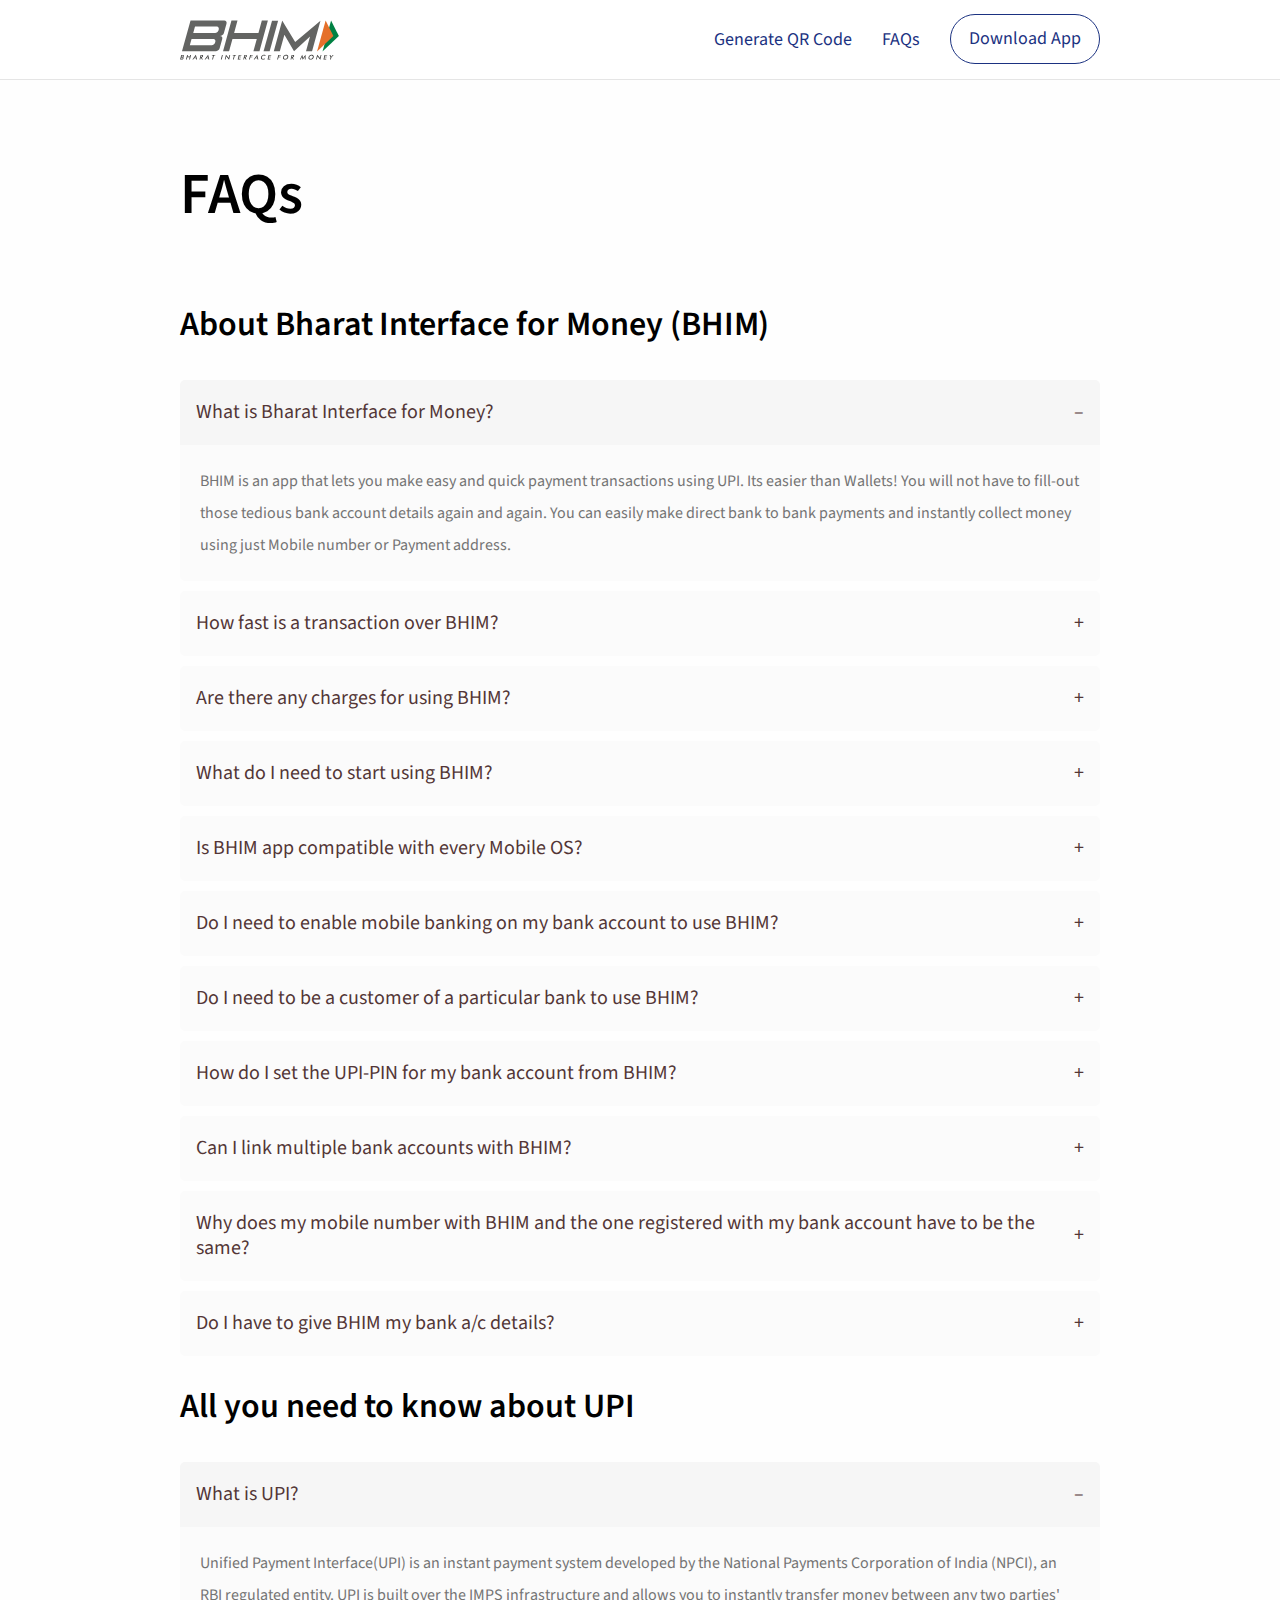
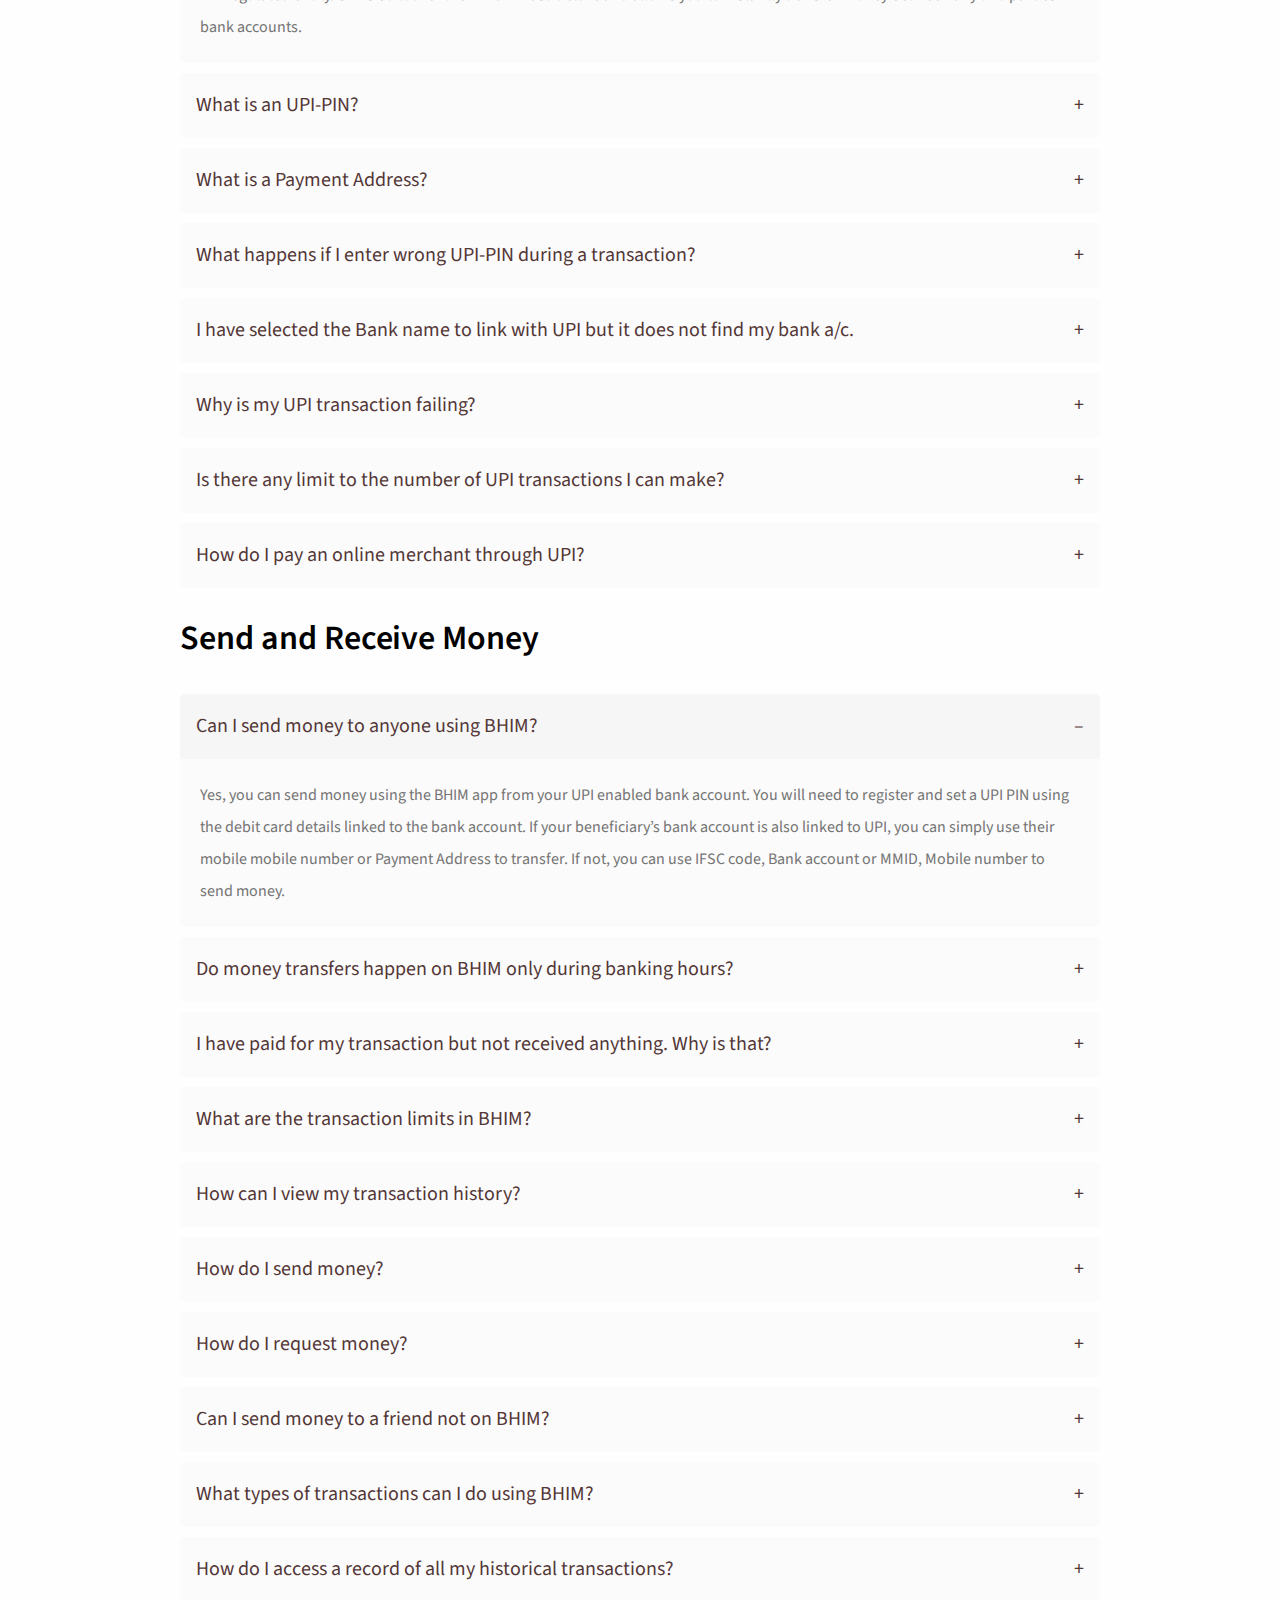
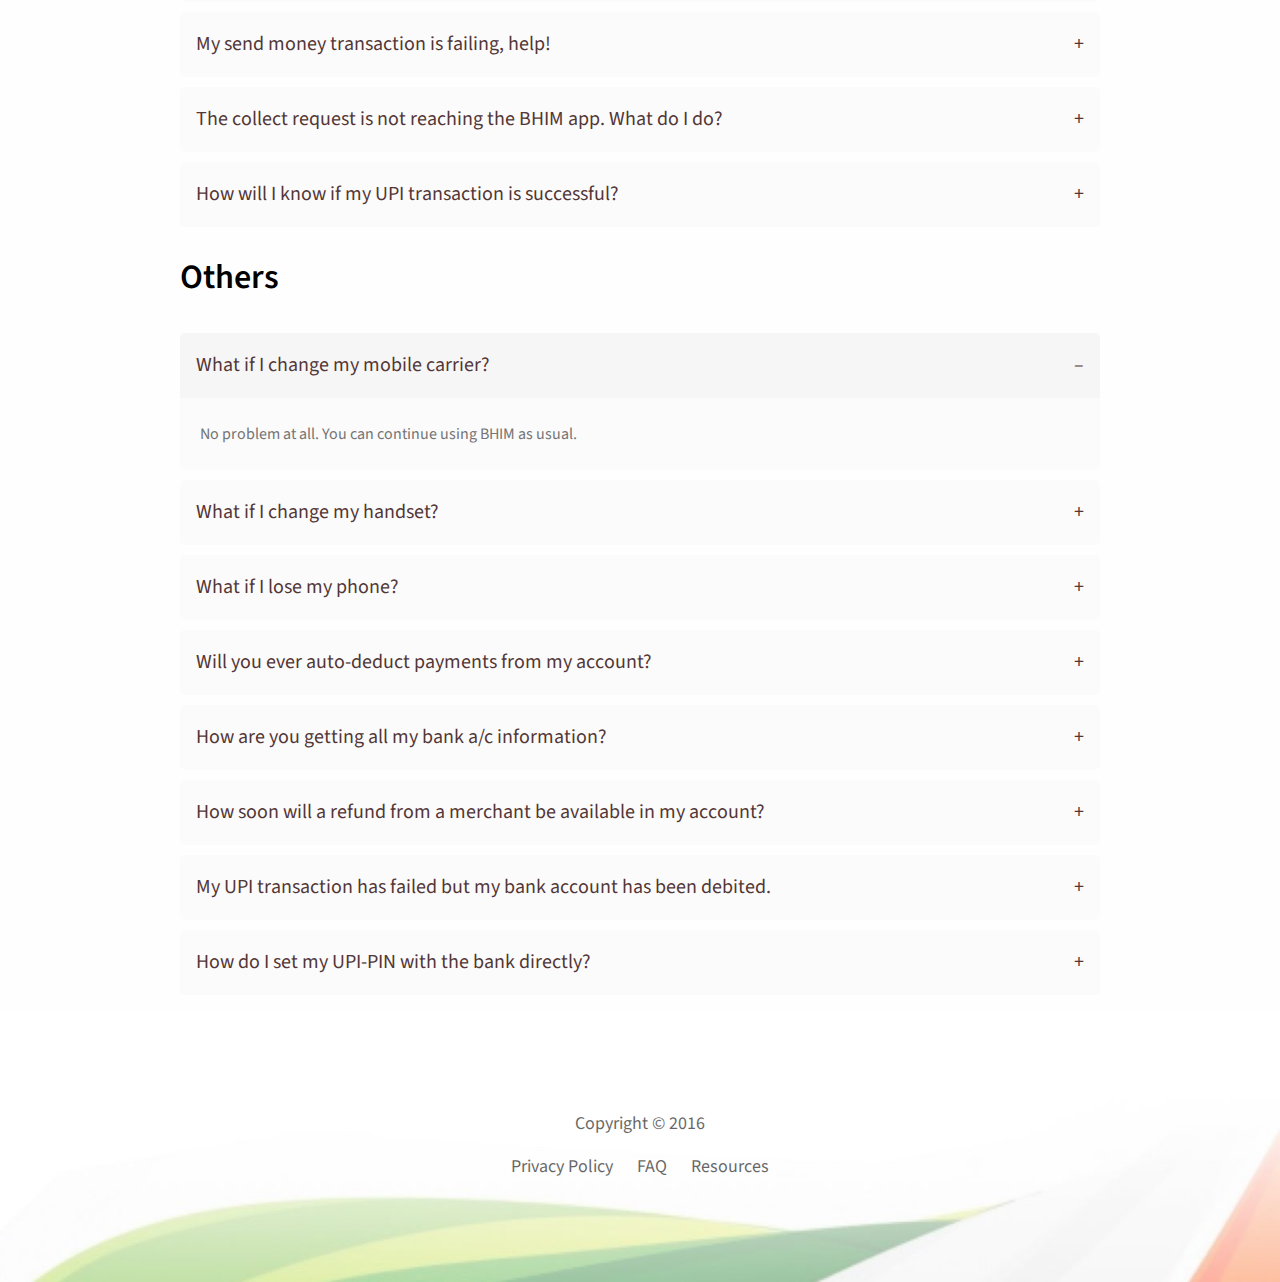
<file: faq.html>
<!doctype html>
<html class="no-js" lang="en" dir="ltr">
  <head>
    <meta charset="utf-8">
    <meta http-equiv="x-ua-compatible" content="ie=edge">
    <meta name="viewport" content="width=device-width, initial-scale=1.0">
    <title>Download UPI App</title>
    <link href="https://fonts.googleapis.com/css?family=Source+Sans+Pro:400,600,700" rel="stylesheet">
    <link rel="stylesheet" href="css/foundation.min.css">
    <link rel="stylesheet" href="css/style.css">
    <link rel="icon" href="img/favicon.ico" type="image/x-icon" />
  </head>
  <body>

  <script>
    (function(i,s,o,g,r,a,m){i['GoogleAnalyticsObject']=r;i[r]=i[r]||function(){
    (i[r].q=i[r].q||[]).push(arguments)},i[r].l=1*new Date();a=s.createElement(o),
    m=s.getElementsByTagName(o)[0];a.async=1;a.src=g;m.parentNode.insertBefore(a,m)
    })(window,document,'script','https://www.google-analytics.com/analytics.js','ga');

    ga('create', 'UA-74792042-2', 'auto');
    ga('send', 'pageview');

  </script>

  <header>
    <div class="row">
      <div class="large-12 columns">
        <div class="logo"><a href="/"><img src="img/BHIM.svg" alt="BHIM"></a></div>
        <div class="nav">
          <ul>
            <li><a href="qr.html">Generate QR Code</a></li>
            <li><a href="faq.html">FAQs</a></li>
            <li><a href="https://play.google.com/store/apps/details?id=in.org.npci.upiapp" class="button">Download App</a></li>
          </ul>
        </div>
        <div class="hamburger">
          <span></span>
          <span></span>
          <span></span>
          <span></span>
        </div>
      </div>
    </div>
  </header>

<!-- Header ends here -->


<section id="page">
  <div class="row">
    <div class="large-12 columns">
      <h1 class="title faq-title">FAQs</h1>
      <!-- Language Translation Disabled
      <div class="lang-switch">
        <a href="faq-hindi.html">भरत पे की जानकारी हिंदी में</a>
      </div>
      -->
      <div class="clearfix"> </div>
      <h2 class="subtitle">About Bharat Interface for Money (BHIM)</h2>

      <ul class="accordion" data-accordion>
        <li class="accordion-item is-active" data-accordion-item>
          <a href="#" class="accordion-title">What is Bharat Interface for Money?</a>
          <div class="accordion-content" data-tab-content>
            BHIM is an app that lets you make easy and quick payment transactions using UPI. Its easier than Wallets! You will not have to fill-out those tedious bank account details again and again. You can easily make direct bank to bank payments and instantly collect money using just Mobile number or Payment address.
          </div>
        </li>

        <li class="accordion-item" data-accordion-item>
          <a href="#" class="accordion-title">How fast is a transaction over BHIM?</a>
          <div class="accordion-content" data-tab-content>
            As fast as it can get! All payments over BHIM are linked to your bank account and transaction can be completed within few seconds.
          </div>
        </li>

        <li class="accordion-item" data-accordion-item>
          <a href="#" class="accordion-title">Are there any charges for using BHIM?</a>
          <div class="accordion-content" data-tab-content>
            There are no charges for making transaction through BHIM. Note: Your bank might however levy a nominal charge as UPI or IMPS transfer fee, which is not under our control. Please check with your bank for more details.
          </div>
        </li>

        <li class="accordion-item" data-accordion-item>
          <a href="#" class="accordion-title">What do I need to start using BHIM?</a>
          <div class="accordion-content" data-tab-content>
            BHIM app is currently available on Android (Version 8 and above) and iOS mobiles (Version 5 and above). We will be making our app available on other platforms very soon.
          </div>
        </li>

        <li class="accordion-item" data-accordion-item>
          <a href="#" class="accordion-title">Is BHIM app compatible with every Mobile OS?</a>
          <div class="accordion-content" data-tab-content>
            To start using BHIM all you need is a Smartphone, Internet access, an Indian bank account that supports UPI payments and mobile number linked to the bank account. Link your bank account to UPI through the app.
          </div>
        </li>

        <li class="accordion-item" data-accordion-item>
          <a href="#" class="accordion-title">Do I need to enable mobile banking on my bank account to use BHIM?</a>
          <div class="accordion-content" data-tab-content>
            Your account need not be enabled for mobile banking to use BHIM. Your mobile number shall have to be registered with the Bank.
          </div>
        </li>

        <li class="accordion-item" data-accordion-item>
          <a href="#" class="accordion-title">Do I need to be a customer of a particular bank to use BHIM?</a>
          <div class="accordion-content" data-tab-content>
            To enable transfers directly using your bank account, your bank needs to be live on UPI (Unified Payment Interface) platform. All the banks, which are currently live on UPI, have been listed in the BHIM app.
          </div>
        </li>

        <li class="accordion-item" data-accordion-item>
          <a href="#" class="accordion-title">How do I set the UPI-PIN for my bank account from BHIM?</a>
          <div class="accordion-content" data-tab-content>
            You can set your UPI PIN by going to Main Menu -Bank Accounts -Set UPI-PIN for the selected account. You will be prompted to enter the last 6 digits of your Debit/ATM card along with the expiry date. You will then receive an OTP which you will enter and set your UPI-PIN. Note: UPI PIN is not the same as MPIN provided by your bank for mobile banking.
          </div>
        </li>

        <li class="accordion-item" data-accordion-item>
          <a href="#" class="accordion-title">Can I link multiple bank accounts with BHIM?</a>
          <div class="accordion-content" data-tab-content>
            Currently, BHIM supports linking of one Bank only. At the time of account set-up, you can link your preferred bank account as the default account. In case you want to link another bank account, you can go to Main menu, choose Bank Accounts and select your default account. Any money that is transferred to you using your mobile number or payment address will be credited into your default account.
          </div>
        </li>

        <li class="accordion-item" data-accordion-item>
          <a href="#" class="accordion-title">Why does my mobile number with BHIM and the one registered with my bank account have to be the same?</a>
          <div class="accordion-content" data-tab-content>
            This is a banking network (UPI) requirement. The mobile number which is used to register with BHIM is used to match the bank accounts linked against it.
          </div>
        </li>

        <li class="accordion-item" data-accordion-item>
          <a href="#" class="accordion-title">Do I have to give BHIM my bank a/c details?</a>
          <div class="accordion-content" data-tab-content>
            At the time of registartion you will be providing us with the Debit card details and with the use your mobile number registered to your bank account, we will pre-fetch the details from your bank. All the information exchange happens over secure banking networks and we don't store it, your information is safe!
          </div>
        </li>
    </ul>

    <h2 class="subtitle">All you need to know about UPI</h2>

    <ul class="accordion" data-accordion>
      <li class="accordion-item is-active" data-accordion-item>
        <a href="#" class="accordion-title">What is UPI?</a>
        <div class="accordion-content" data-tab-content>
          Unified Payment Interface(UPI) is an instant payment system developed by the National Payments Corporation of India (NPCI), an RBI regulated entity. UPI is built over the IMPS infrastructure and allows you to instantly transfer money between any two parties' bank accounts.
        </div>
      </li>

      <li class="accordion-item" data-accordion-item>
        <a href="#" class="accordion-title">What is an UPI-PIN?</a>
        <div class="accordion-content" data-tab-content>
          UPI-PIN (UPI Personal Identification Number) is a 4-6 digit secret code you create/set during first time registration with this App.You have to enter this UPI-PIN to authorize all bank transactions. If you have already set up an UPI-PIN with other UPI Apps you can use the same on BHIM. (Note: Banks issued MPIN is different from the UPI UPI-PIN, please generate a new UPI-PIN in the BHIM app) Note: Please do not share your UPI-PIN with anyone. BHIM does not store or read your UPI-PIN details and your bank's customer support will never ask for it.
        </div>
      </li>

      <li class="accordion-item" data-accordion-item>
        <a href="#" class="accordion-title">What is a Payment Address?</a>
        <div class="accordion-content" data-tab-content>
      Payment Address is an Address which uniquely identifies a person's bank a/c. For instance, the Payment Address for BHIM customers is in the format xyz@upi. You can just share your Payment Address with anyone to receive payments (no need for bank account number/ IFSC code, etc.). You can also send money to anyone by using their Payment Address. Note: Do not share your confidential UPI PIN with anyone.
        </div>
      </li>

      <li class="accordion-item" data-accordion-item>
        <a href="#" class="accordion-title">What happens if I enter wrong UPI-PIN during a transaction?</a>
        <div class="accordion-content" data-tab-content>
          No problem, the app will prompt you to re-enter the correct UPI-PIN. The maximum number of tries allowed, depends on your bank. Please check with your bank for details.
        </div>
      </li>

      <li class="accordion-item" data-accordion-item>
        <a href="#" class="accordion-title">I have selected the Bank name to link with UPI but it does not find my bank a/c.</a>
        <div class="accordion-content" data-tab-content>
          In such a case, please ensure that the mobile number linked to your bank account is same as the one verified in BHIM App. If it is not the same, your bank accounts will not be fetched by the UPI platform. Also only Savings and Current bank accounts are supported by BHIM.
        </div>
      </li>

      <li class="accordion-item" data-accordion-item>
        <a href="#" class="accordion-title">Why is my UPI transaction failing?</a>
        <div class="accordion-content" data-tab-content>
          UPI transaction can fail due to multiple reasons most likely due to connectivity issues to the banking system, incorrect Payment Address entered or wrong UPI PIN entry. If your transaction fails, please try again. If it doesn't work, please contact customer support.
        </div>
      </li>

      <li class="accordion-item" data-accordion-item>
        <a href="#" class="accordion-title">Is there any limit to the number of UPI transactions I can make?</a>
        <div class="accordion-content" data-tab-content>
          Yes. NPCI imposes a limit of 20 successful UPI transactions per linked bank account per day.
        </div>
      </li>

      <li class="accordion-item" data-accordion-item>
        <a href="#" class="accordion-title">How do I pay an online merchant through UPI?</a>
        <div class="accordion-content" data-tab-content>
          When you shop-online, you can pay through UPI when you see UPI as a payment option. On clicking that, you will need to enter your Payment Address (xyz@upi). Once entered, you will receive a collect request on your BHIM app. Enter your UPI-PIN here and your payment will be complete. As easy as this!
        </div>
      </li>
    </ul>

    <h2 class="subtitle">Send and Receive Money</h2>

    <ul class="accordion" data-accordion>
      <li class="accordion-item is-active" data-accordion-item>
        <a href="#" class="accordion-title">Can I send money to anyone using BHIM?</a>
        <div class="accordion-content" data-tab-content>
          Yes, you can send money using the BHIM app from your UPI enabled bank account. You will need to register and set a UPI PIN using the debit card details linked to the bank account. If your beneficiary’s bank account is also linked to UPI, you can simply use their mobile mobile number or Payment Address to transfer. If not, you can use IFSC code, Bank account or MMID, Mobile number to send money.
        </div>
      </li>

      <li class="accordion-item" data-accordion-item>
        <a href="#" class="accordion-title">Do money transfers happen on BHIM only during banking hours?</a>
        <div class="accordion-content" data-tab-content>
          All payments are instant and 24/7, regardless of your bank's working hours!
        </div>
      </li>

      <li class="accordion-item" data-accordion-item>
        <a href="#" class="accordion-title">I have paid for my transaction but not received anything. Why is that?</a>
        <div class="accordion-content" data-tab-content>
          Once you complete a transaction, you should see a success status on the BHIM screen and receive an SMS from your bank. In some cases due to operator issues it can take longer time. In case you have not received your confirmation within an hour please contact our customer support  at your bank.
        </div>
      </li>

      <li class="accordion-item" data-accordion-item>
        <a href="#" class="accordion-title">What are the transaction limits in BHIM?</a>
        <div class="accordion-content" data-tab-content>
          Transfers through your bank account have a limit Rs.10,000 per transaction and Rs. 25,000 in 24 hours.
        </div>
      </li>

      <li class="accordion-item" data-accordion-item>
        <a href="#" class="accordion-title">How can I view my transaction history?</a>
        <div class="accordion-content" data-tab-content>
          Go to BHIM Home Screen ->Transaction History. to view all your past and pending transactions.
        </div>
      </li>

      <li class="accordion-item" data-accordion-item>
        <a href="#" class="accordion-title">How do I send money?</a>
        <div class="accordion-content" data-tab-content>
          From the BHIM app Home screen, <br> 1) Click Send Money Option; <br> 2) Enter or select the receiver's mobile number or Payment Address (you can select from your contact list or enter it) or Aadhaar number <br> 3) Enter the amount you want to send <br> 4) Your default bank a/c gets selected <br> 5) Enter UPI PIN and send <br> Alternately, you can also scan a QR code and pay via the 'Scan & Pay' option.
        </div>
      </li>

      <li class="accordion-item" data-accordion-item>
        <a href="#" class="accordion-title">How do I request money?</a>
        <div class="accordion-content" data-tab-content>
          From the BHIM app Home screen, <br> 1) Select Request Money <br> 2) Enter or select the receiver's mobile number or Payment Address (you can select from your contact list or enter it) or Adhaar number <br> 3) Enter the amount you want to request <br> 4) Click Send <br> This transaction will remain pending until the payment is received. You will be notified when the money is transferred to you. You may also request money by sharing your QR code. Goto Home Screen->Profile->Choose account to get QR code
        </div>
      </li>

      <li class="accordion-item" data-accordion-item>
        <a href="#" class="accordion-title">Can I send money to a friend not on BHIM?</a>
        <div class="accordion-content" data-tab-content>
          Yes. Payment can be made via (IFSC, Account number) or (MMID, Mobile number) if the person is not registered on BHIM.
        </div>
      </li>

      <li class="accordion-item" data-accordion-item>
        <a href="#" class="accordion-title">What types of transactions can I do using BHIM?</a>
        <div class="accordion-content" data-tab-content>
          Through BHIM you can make following type of transaction: <br> 1. Request or Send Money via Payment Address <br> 2. Send Money to Aadhaar Number <br> 3. Request or Send Money to Mobile number <br> 4. Send Money through MMID , Mobile No. <br> 5. Send Money through IFSC code, Account No. <br> 6. In addition, you can use the scan and pay option for Merchant payments.
        </div>
      </li>

      <li class="accordion-item" data-accordion-item>
        <a href="#" class="accordion-title">How do I access a record of all my historical transactions?</a>
        <div class="accordion-content" data-tab-content>
          Every transaction through your bank account will be recorded by the Bank and you can view all your past transactions in the 'Transaction History' section on the BHIM App.
        </div>
      </li>

      <li class="accordion-item" data-accordion-item>
        <a href="#" class="accordion-title">My send money transaction is failing, help!</a>
        <div class="accordion-content" data-tab-content>
          To avoid transaction failures, <br> 1) Ensure that the UPI-PIN is entered correctly. <br> 2) If the receiver is not on BHIM choose to pay via IFSC instead of mobile number.
        </div>
      </li>

      <li class="accordion-item" data-accordion-item>
        <a href="#" class="accordion-title">The collect request is not reaching the BHIM app. What do I do?</a>
        <div class="accordion-content" data-tab-content>
          In this case, please first check the data connectivity. If you have entered your Payment Address at the merchant app, please re-check your Payment Address and re-try the transaction. Please check your pending transactions tab to check if the collect request has reached you.
        </div>
      </li>

      <li class="accordion-item" data-accordion-item>
        <a href="#" class="accordion-title">How will I know if my UPI transaction is successful?</a>
        <div class="accordion-content" data-tab-content>
          For any transaction, you will see a status instantly on your screen. If for some reason the transaction is delayed or pending, the result will be posted on your Transaction History page along with a UTR# or bank reference number. In addition you will receive an SMS from your bank.
        </div>
      </li>
    </ul>

    <h2 class="subtitle">Others</h2>

      <ul class="accordion" data-accordion>
        <li class="accordion-item is-active" data-accordion-item>
          <a href="#" class="accordion-title">What if I change my mobile carrier?</a>
          <div class="accordion-content" data-tab-content>
            No problem at all. You can continue using BHIM as usual.
          </div>
        </li>

        <li class="accordion-item" data-accordion-item>
          <a href="#" class="accordion-title">What if I change my handset?</a>
          <div class="accordion-content" data-tab-content>
            If you change your handset, you will need to <br> 1) Download the BHIM app again <br> 2)Login with your mobile number and password <br> 3) Allow BHIM to verify you; This is for your security. After verification your account will be restored.
          </div>
        </li>

        <li class="accordion-item" data-accordion-item>
          <a href="#" class="accordion-title">What if I lose my phone?</a>
          <div class="accordion-content" data-tab-content>
            If you lose your phone, the UPI-PIN required to authorize all transaction will not be known to third persons and hence they will not be able to use BHIM. In addition, please contact our customer support at your bank.
          </div>
        </li>

        <li class="accordion-item" data-accordion-item>
          <a href="#" class="accordion-title">Will you ever auto-deduct payments from my account?</a>
          <div class="accordion-content" data-tab-content>
            We will not auto deduct payments from your account.
          </div>
        </li>

        <li class="accordion-item" data-accordion-item>
          <a href="#" class="accordion-title">How are you getting all my bank a/c information?</a>
          <div class="accordion-content" data-tab-content>
            This is a feature of the UPI payment platform (built by NPCI- an RBI regulated entity). The UPI platform retrieves the accounts details linked with your mobile number in a masked manner i.e. Bharat Interface for Money (BHIM) can't see all the details. This exchange is done over secure banking networks and we don't store or ever use it.
          </div>
        </li>

        <li class="accordion-item" data-accordion-item>
          <a href="#" class="accordion-title">How soon will a refund from a merchant be available in my account?</a>
          <div class="accordion-content" data-tab-content>
            As soon as your merchant has processed the refund from its end, it should be instantly available in your deafult bank account.
          </div>
        </li>

        <li class="accordion-item" data-accordion-item>
          <a href="#" class="accordion-title">My UPI transaction has failed but my bank account has been debited.</a>
          <div class="accordion-content" data-tab-content>
            In case of failures money will be refunded back to your account. Sometimes this takes longer than intended. If you do not receive the refund within 1 hour, please contact customer support at your bank.
          </div>
        </li>

        <li class="accordion-item" data-accordion-item>
          <a href="#" class="accordion-title">How do I set my UPI-PIN with the bank directly?</a>
          <div class="accordion-content" data-tab-content>
            You will be to able to set your UPI PIN through any other UPI enable Bank app.
          </div>
        </li>
      </ul>

    </div>
  </div>
</section>

<!-- Footer starts here -->

<footer>
  <div class="row">
    <div class="columns larger-12 center">
      <p class="copy">Copyright © 2016</p>
      <!-- <p>Powered by</p> -->
      <!-- <div class="logo"><img src="img/ncpi.png" alt=""></div> -->
      <ul>
        <li><a href="privacy-policy.html">Privacy Policy</a></li>
        <li><a href="faq.html">FAQ</a></li>
        <li><a href="https://www.dropbox.com/sh/dut1fito7ukdaiu/AAAGsdVme4zxqPJqdMOCsrdPa?dl=0">Resources</a></li>
      </ul>
    </div>
  </div>
</footer>

  <script src="js/vendor/jquery-3.1.1.min.js"></script>
  <script src="js/vendor/what-input.js"></script>
  <script src="js/vendor/foundation.min.js"></script>
  <script src="js/vendor/clipboard.min.js"></script>
  <script src="js/app.js"></script>
</body>
</html>
</file>
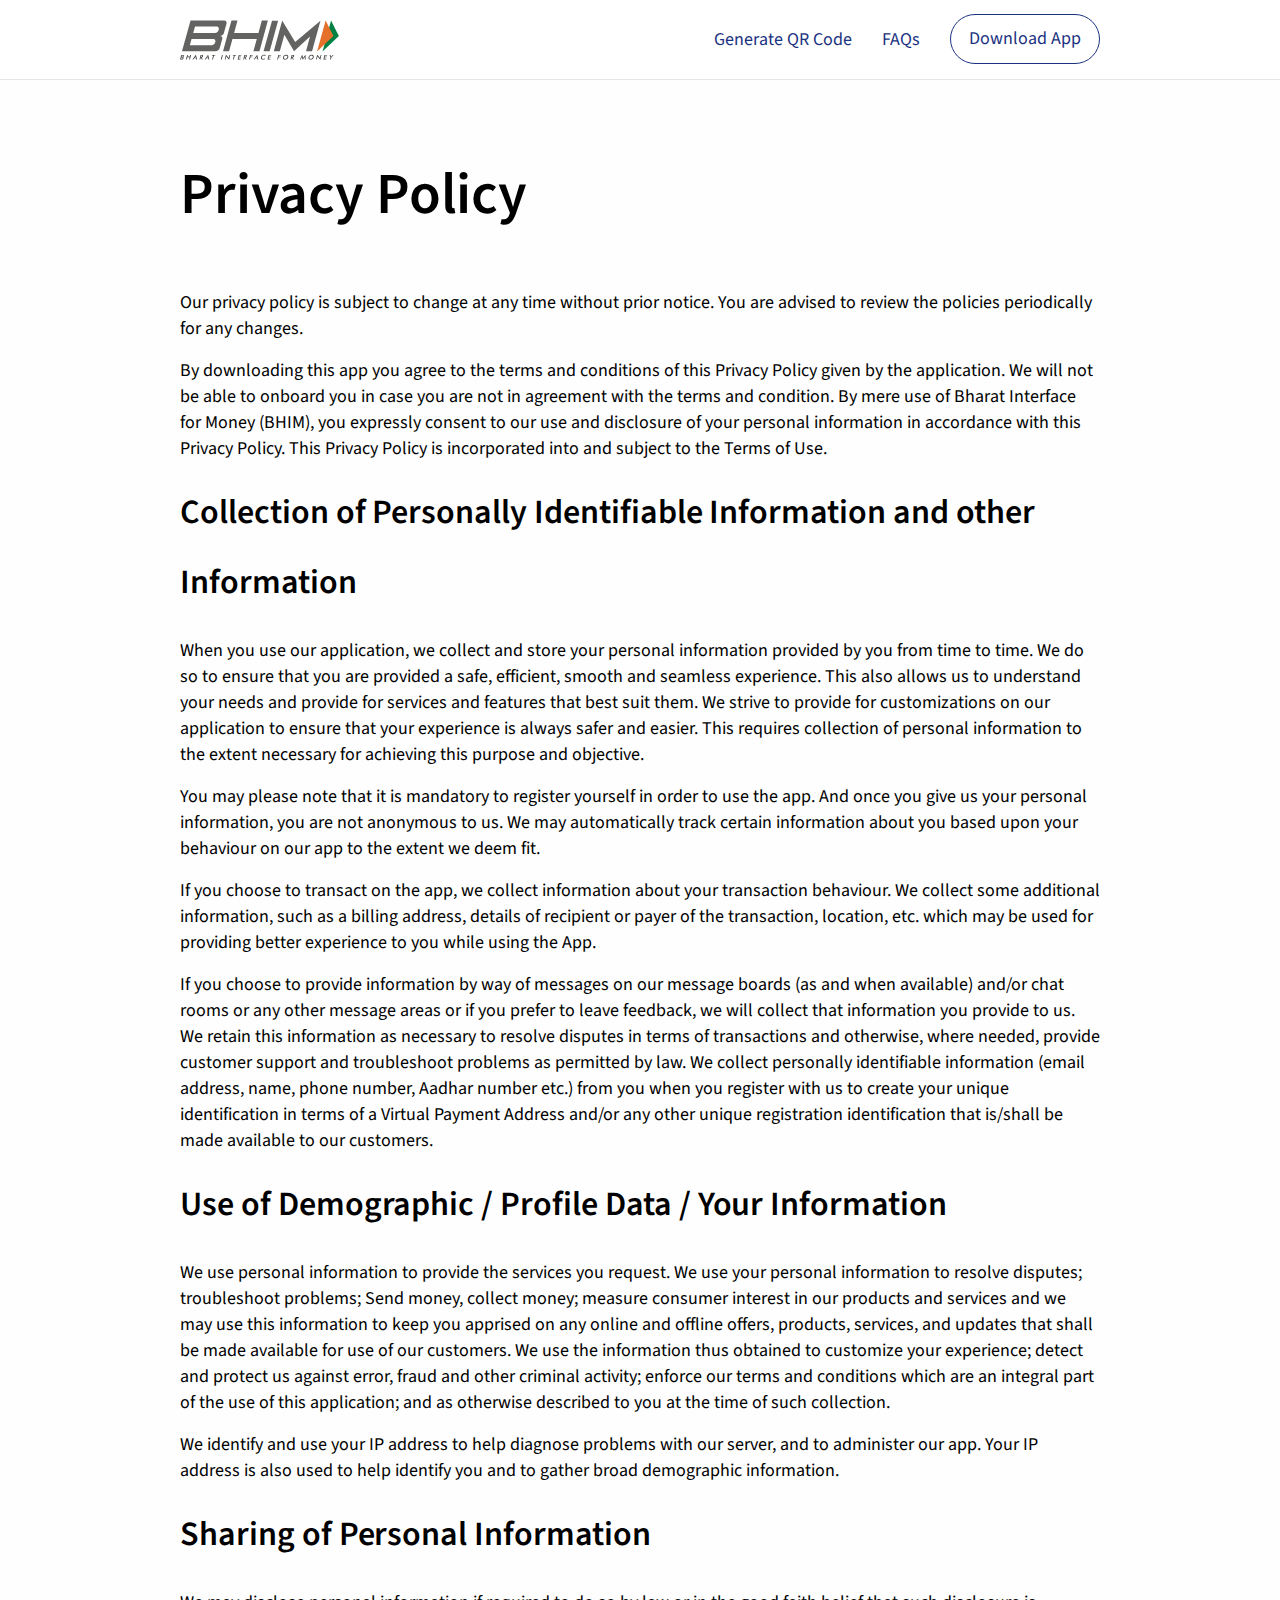
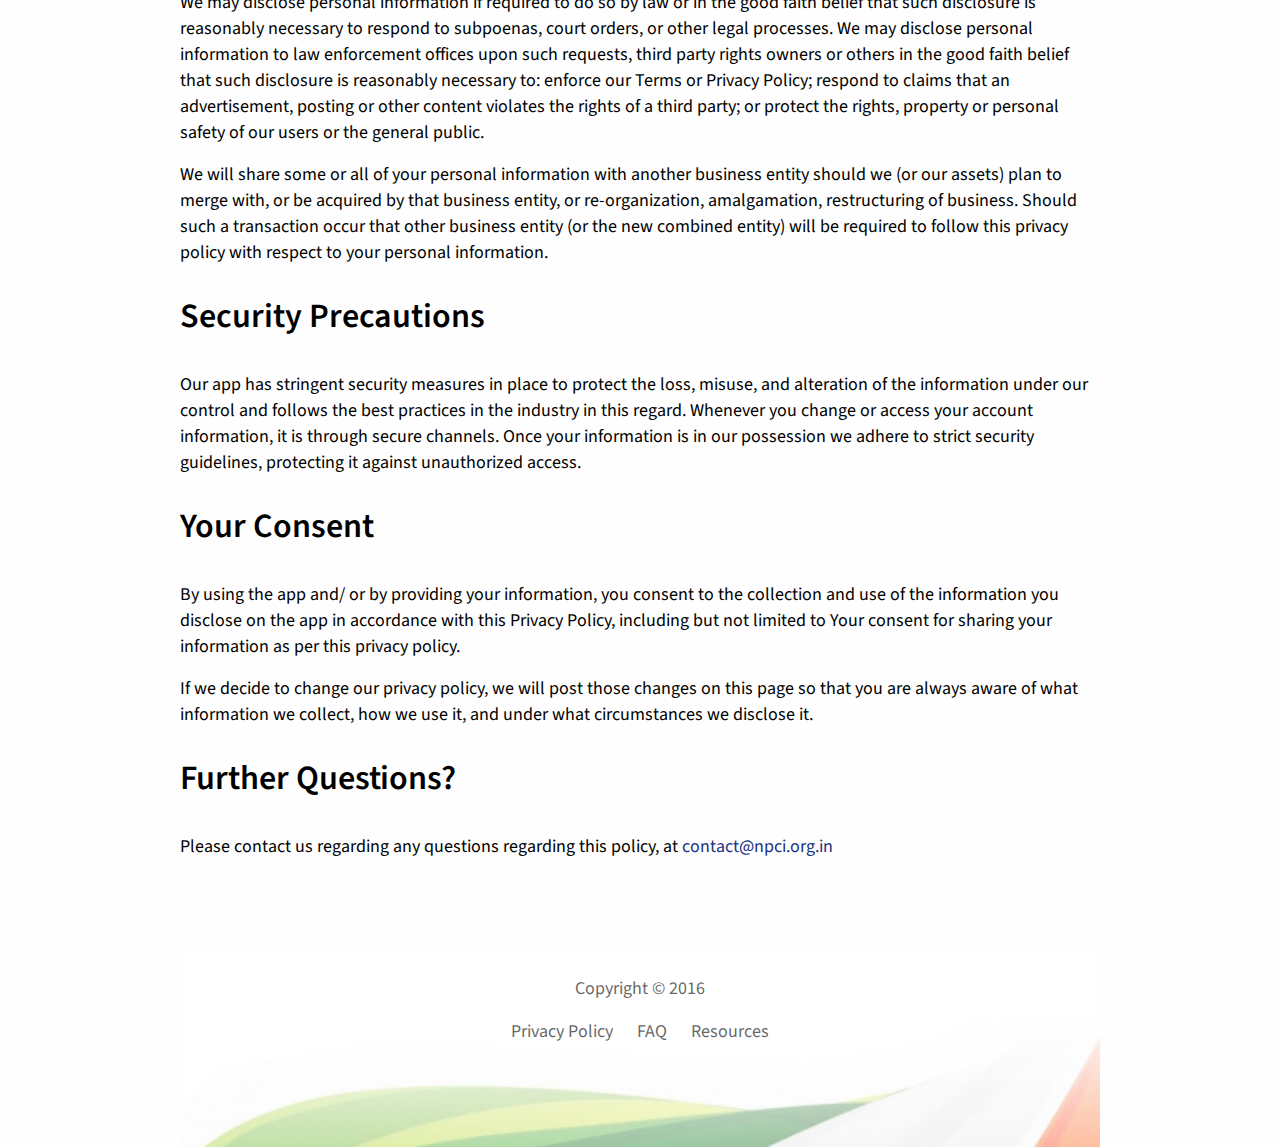
<file: privacy-policy.html>
<!doctype html>
<html class="no-js" lang="en" dir="ltr">
  <head>
    <meta charset="utf-8">
    <meta http-equiv="x-ua-compatible" content="ie=edge">
    <meta name="viewport" content="width=device-width, initial-scale=1.0">
    <title>Download UPI App</title>
    <link href="https://fonts.googleapis.com/css?family=Source+Sans+Pro:400,600,700" rel="stylesheet">
    <link rel="stylesheet" href="css/foundation.min.css">
    <link rel="stylesheet" href="css/style.css">
    <link rel="icon" href="img/favicon.ico" type="image/x-icon" />
  </head>
  <body>

  <script>
    (function(i,s,o,g,r,a,m){i['GoogleAnalyticsObject']=r;i[r]=i[r]||function(){
    (i[r].q=i[r].q||[]).push(arguments)},i[r].l=1*new Date();a=s.createElement(o),
    m=s.getElementsByTagName(o)[0];a.async=1;a.src=g;m.parentNode.insertBefore(a,m)
    })(window,document,'script','https://www.google-analytics.com/analytics.js','ga');

    ga('create', 'UA-74792042-2', 'auto');
    ga('send', 'pageview');

  </script>

  <header>
    <div class="row">
      <div class="large-12 columns">
        <div class="logo"><a href="/"><img src="img/BHIM.svg" alt="BHIM"></a></div>
        <div class="nav">
          <ul>
            <li><a href="qr.html">Generate QR Code</a></li>
            <li><a href="faq.html">FAQs</a></li>
            <li><a href="https://play.google.com/store/apps/details?id=in.org.npci.upiapp" class="button">Download App</a></li>
          </ul>
        </div>
        <div class="hamburger">
          <span></span>
          <span></span>
          <span></span>
          <span></span>
        </div>
      </div>
    </div>
  </header>

<!-- Header ends here -->


<section id="page">
  <div class="row">
    <div class="large-12 columns">
      <h1 class="title faq-title">Privacy Policy</h1>
      <div class="clearfix"> </div>

      <div class="content">
            <p>Our privacy policy is subject to change at any time without prior notice. You are advised to review the policies periodically for any changes.</p>

			<p>By downloading this app you agree to the terms and conditions of this Privacy Policy given by the application. We will not be able to onboard you in case you are not in agreement with the terms and condition. By mere use of Bharat Interface for Money (BHIM), you expressly consent to our use and disclosure of your personal information in accordance with this Privacy Policy. This Privacy Policy is incorporated into and subject to the Terms of Use.</p>
        </div>

<h2 class="subtitle">Collection of Personally Identifiable Information and other Information</h2>

		<div class="content">
            <p>When you use our application, we collect and store your personal information provided by you from time to time. We do so to ensure that you are provided a safe, efficient, smooth and seamless  experience. This also allows us to understand your needs and provide for services and features that best suit them. We strive to provide for customizations on our application to ensure that your experience is always safer and easier. This requires collection of personal information to the extent necessary for achieving this purpose and objective.</p>

			<p>You may please note that it is mandatory to register yourself in order to use the app. And once you give us your personal information, you are not anonymous to us. We may automatically track certain information about you based upon your behaviour on our app to the extent we deem fit.</p>

			<p>If you choose to transact on the app, we collect information about your transaction behaviour. We collect some additional information, such as a billing address, details of recipient or payer of the transaction, location, etc. which may be used for providing better experience to you while using the App.</p>

			<p>If you choose to provide information by way of messages on our message boards (as and when available) and/or chat rooms or any other message areas or if you prefer to leave feedback, we will collect that information you provide to us. We retain this information as necessary to resolve disputes in terms of transactions and otherwise, where needed, provide customer support and troubleshoot problems as permitted by law. We collect personally identifiable information (email address, name, phone number, Aadhar number etc.) from you when you register with us to create your unique identification in terms of a Virtual Payment Address and/or any other unique registration identification that is/shall be made available to our customers.</p>
        </div>

<h2 class="subtitle">Use of Demographic / Profile Data / Your Information</h2>

		<div class="content">
            <p>We use personal information to provide the services you request. We use your personal information to resolve disputes; troubleshoot problems; Send money, collect money; measure consumer interest in our products and services and we may use this information to keep you apprised on any online and offline offers, products, services, and updates that shall be made available for use of our customers. We use the information thus obtained to customize your experience; detect and protect us against error, fraud and other criminal activity; enforce our terms and conditions which are an integral part of the use of this application; and as otherwise described to you at the time of such collection.</p>

			<p>We identify and use your IP address to help diagnose problems with our server, and to administer our app. Your IP address is also used to help identify you and to gather broad demographic information.</p>
        </div>

<h2 class="subtitle">Sharing of Personal Information</h2>

		<div class="content">
            <p>We may disclose personal information if required to do so by law or in the good faith belief that such disclosure is reasonably necessary to respond to subpoenas, court orders, or other legal processes. We may disclose personal information to law enforcement offices upon such requests, third party rights owners or others in the good faith belief that such disclosure is reasonably necessary to: enforce our Terms or Privacy Policy; respond to claims that an advertisement, posting or other content violates the rights of a third party; or protect the rights, property or personal safety of our users or the general public.</p>

			<p>We will share some or all of your personal information with another business entity should we (or our assets) plan to merge with, or be acquired by that business entity, or re-organization, amalgamation, restructuring of business. Should such a transaction occur that other business entity (or the new combined entity) will be required to follow this privacy policy with respect to your personal information.</p>
		</div>

<h2 class="subtitle">Security Precautions</h2>

		<div class="content">
            <p>Our app has stringent security measures in place to protect the loss, misuse, and alteration of the information under our control and follows the best practices in the industry in this regard. Whenever you change or access your account information, it is through secure channels. Once your information is in our possession we adhere to strict security guidelines, protecting it against unauthorized access.</p>
        </div>

<h2 class="subtitle">Your Consent</h2>

		<div class="content">
            <p>By using the app and/ or by providing your information, you consent to the collection and use of the information you disclose on the app in accordance with this Privacy Policy, including but not limited to Your consent for sharing your information as per this privacy policy.</p>

			<p>If we decide to change our privacy policy, we will post those changes on this page so that you are always aware of what information we collect, how we use it, and under what circumstances we disclose it.</p>
        </div>

<h2 class="subtitle">Further Questions?</h2>

		<div class="content">
            <p>Please contact us regarding any questions regarding this policy, at <a href="mailto:contact@npci.org.in">contact@npci.org.in</a></p>
        </div>

<!-- Footer starts here -->

<footer>
  <div class="row">
    <div class="columns larger-12 center">
      <p class="copy">Copyright © 2016</p>
      <!-- <p>Powered by</p> -->
      <!-- <div class="logo"><img src="img/ncpi.png" alt=""></div> -->
      <ul>
        <li><a href="privacy-policy.html">Privacy Policy</a></li>
        <li><a href="faq.html">FAQ</a></li>
        <li><a href="https://www.dropbox.com/sh/dut1fito7ukdaiu/AAAGsdVme4zxqPJqdMOCsrdPa?dl=0">Resources</a></li>
      </ul>
    </div>
  </div>
</footer>

  <script src="js/vendor/jquery-3.1.1.min.js"></script>
  <script src="js/vendor/what-input.js"></script>
  <script src="js/vendor/foundation.min.js"></script>
  <script src="js/vendor/clipboard.min.js"></script>
  <script src="js/app.js"></script>
</body>
</html>
</file>
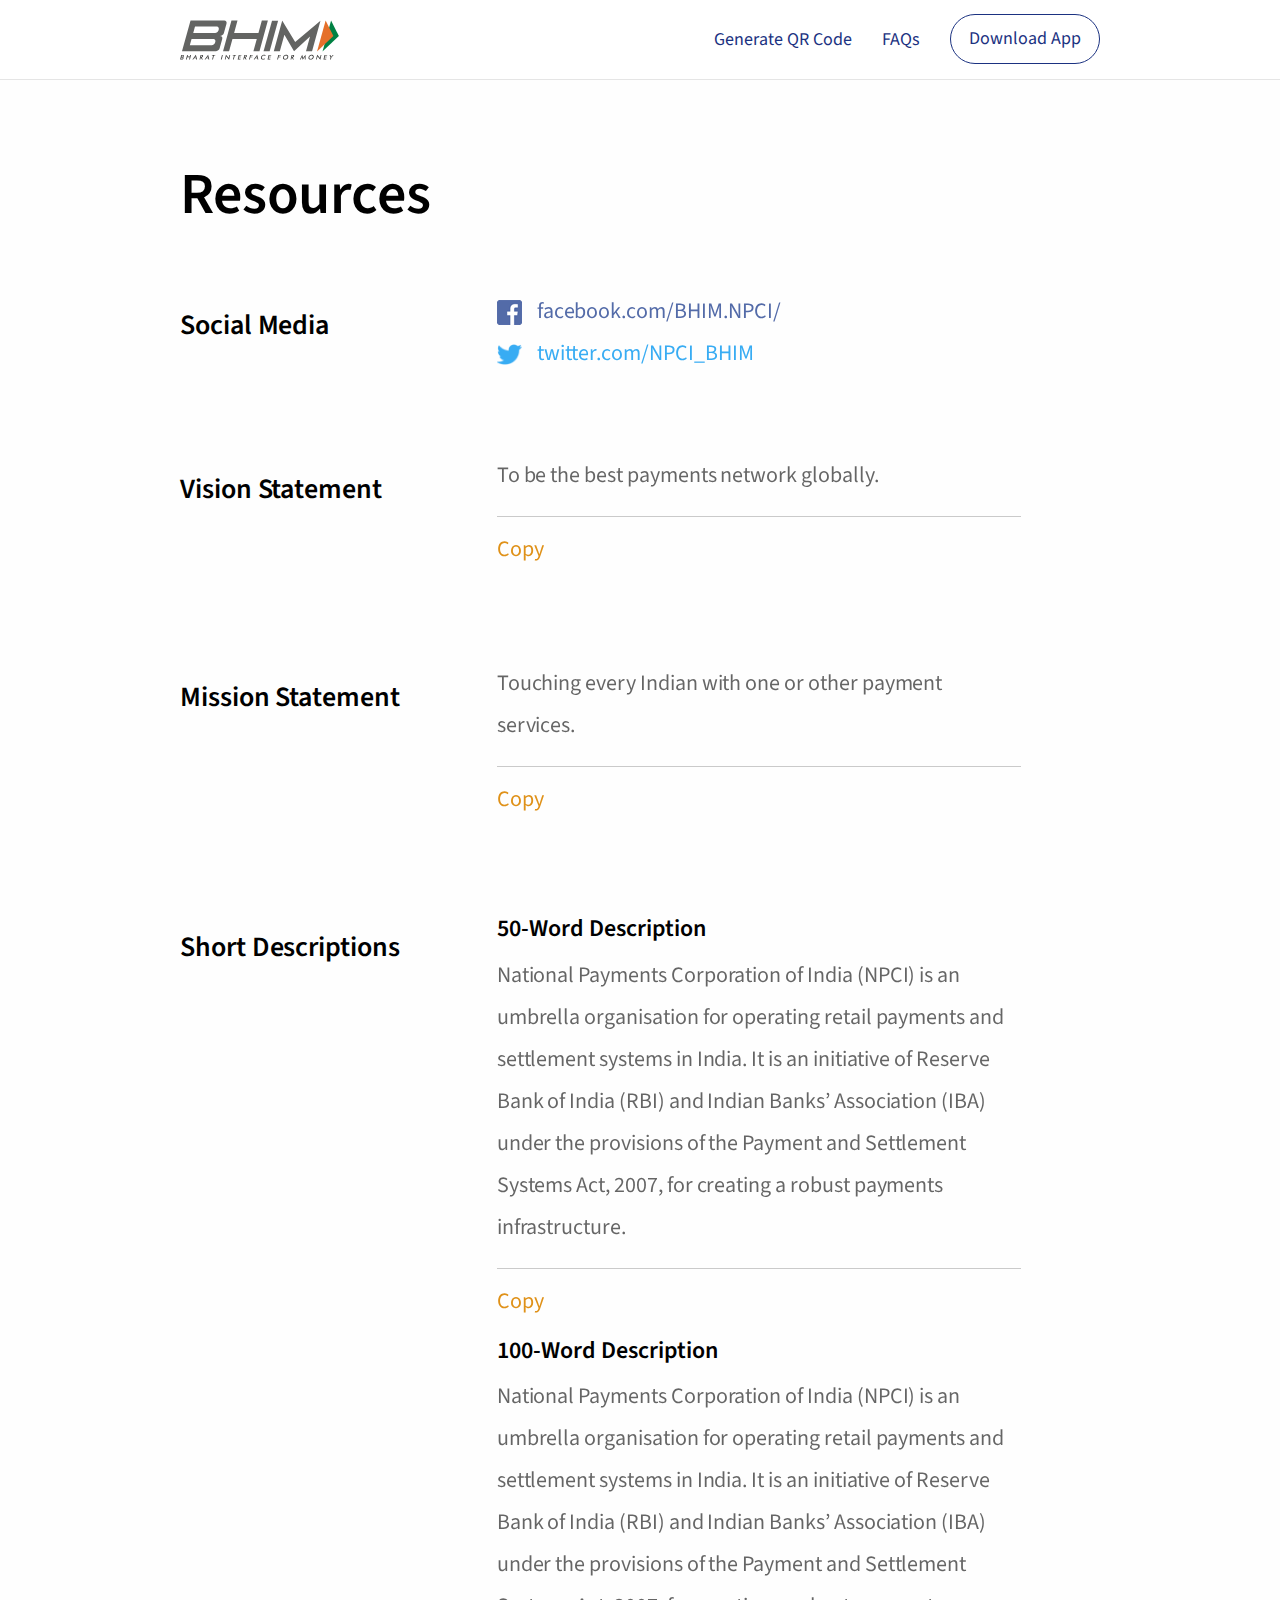
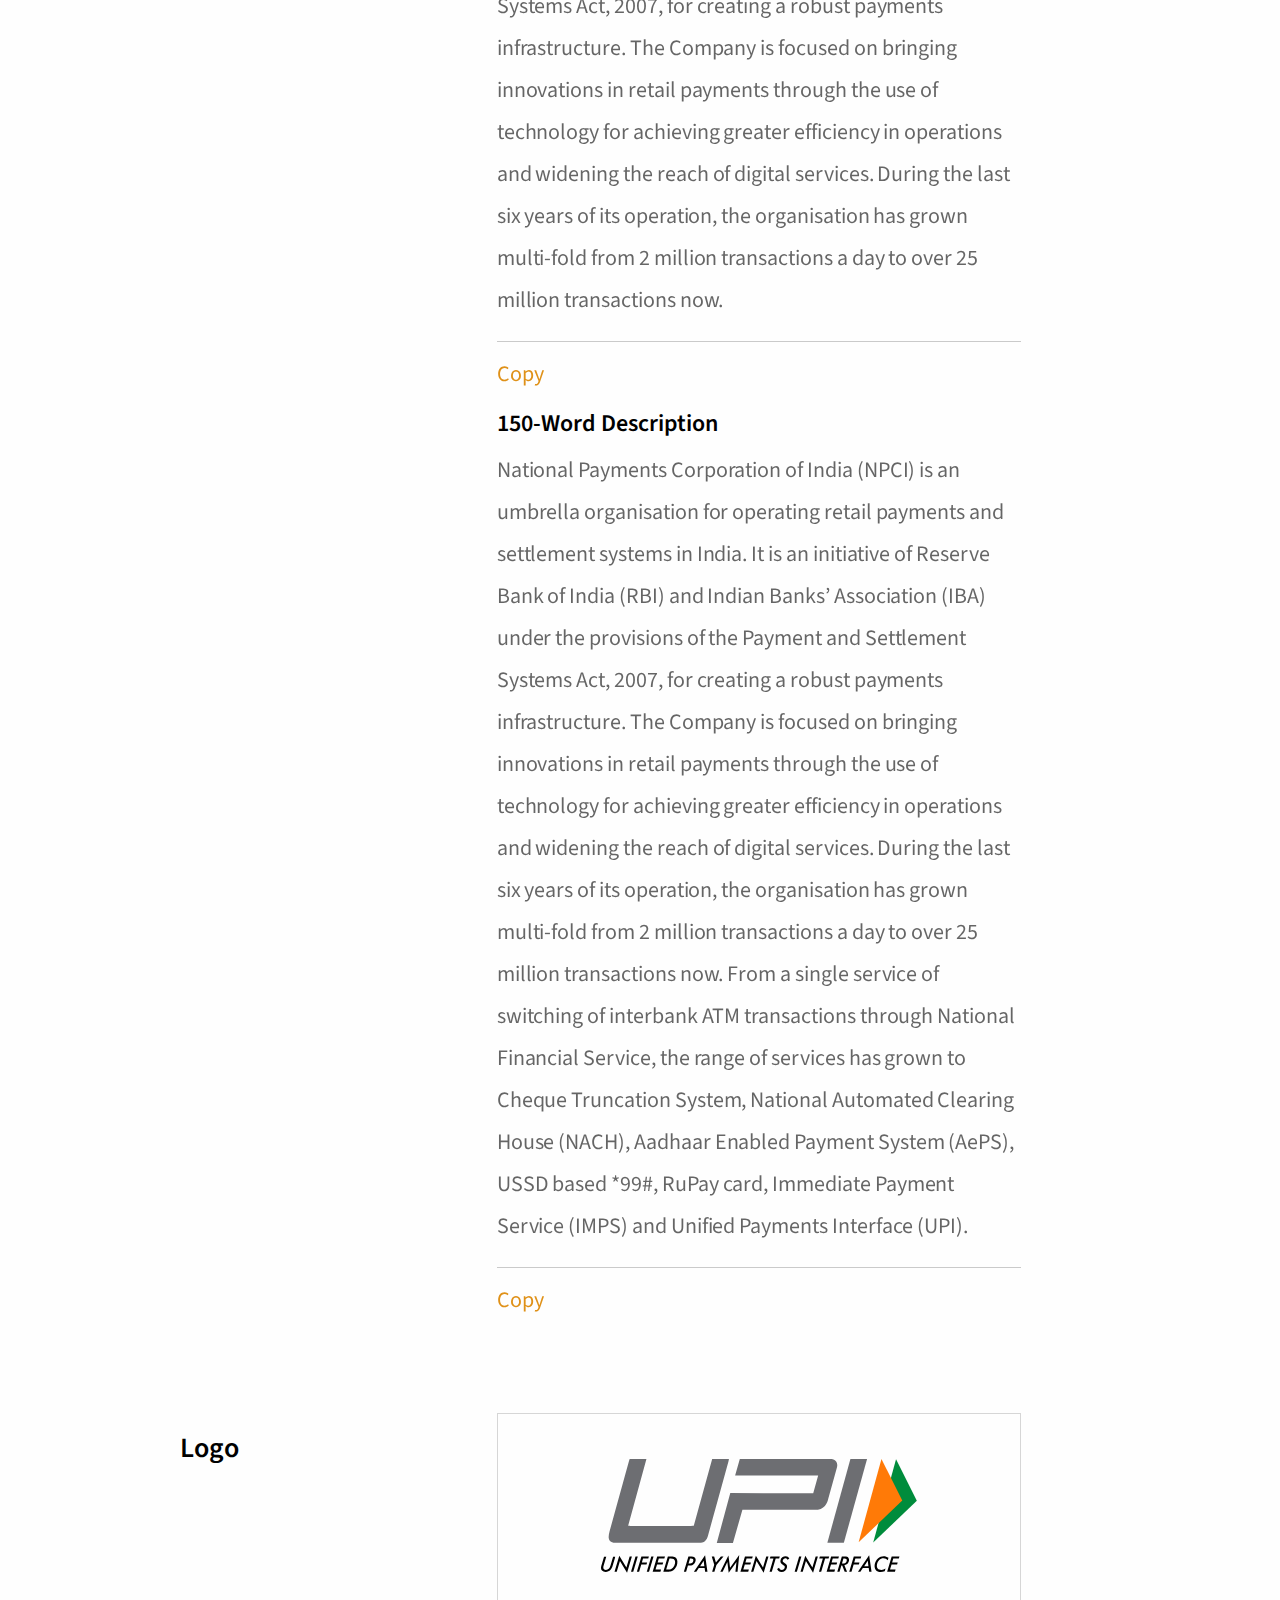
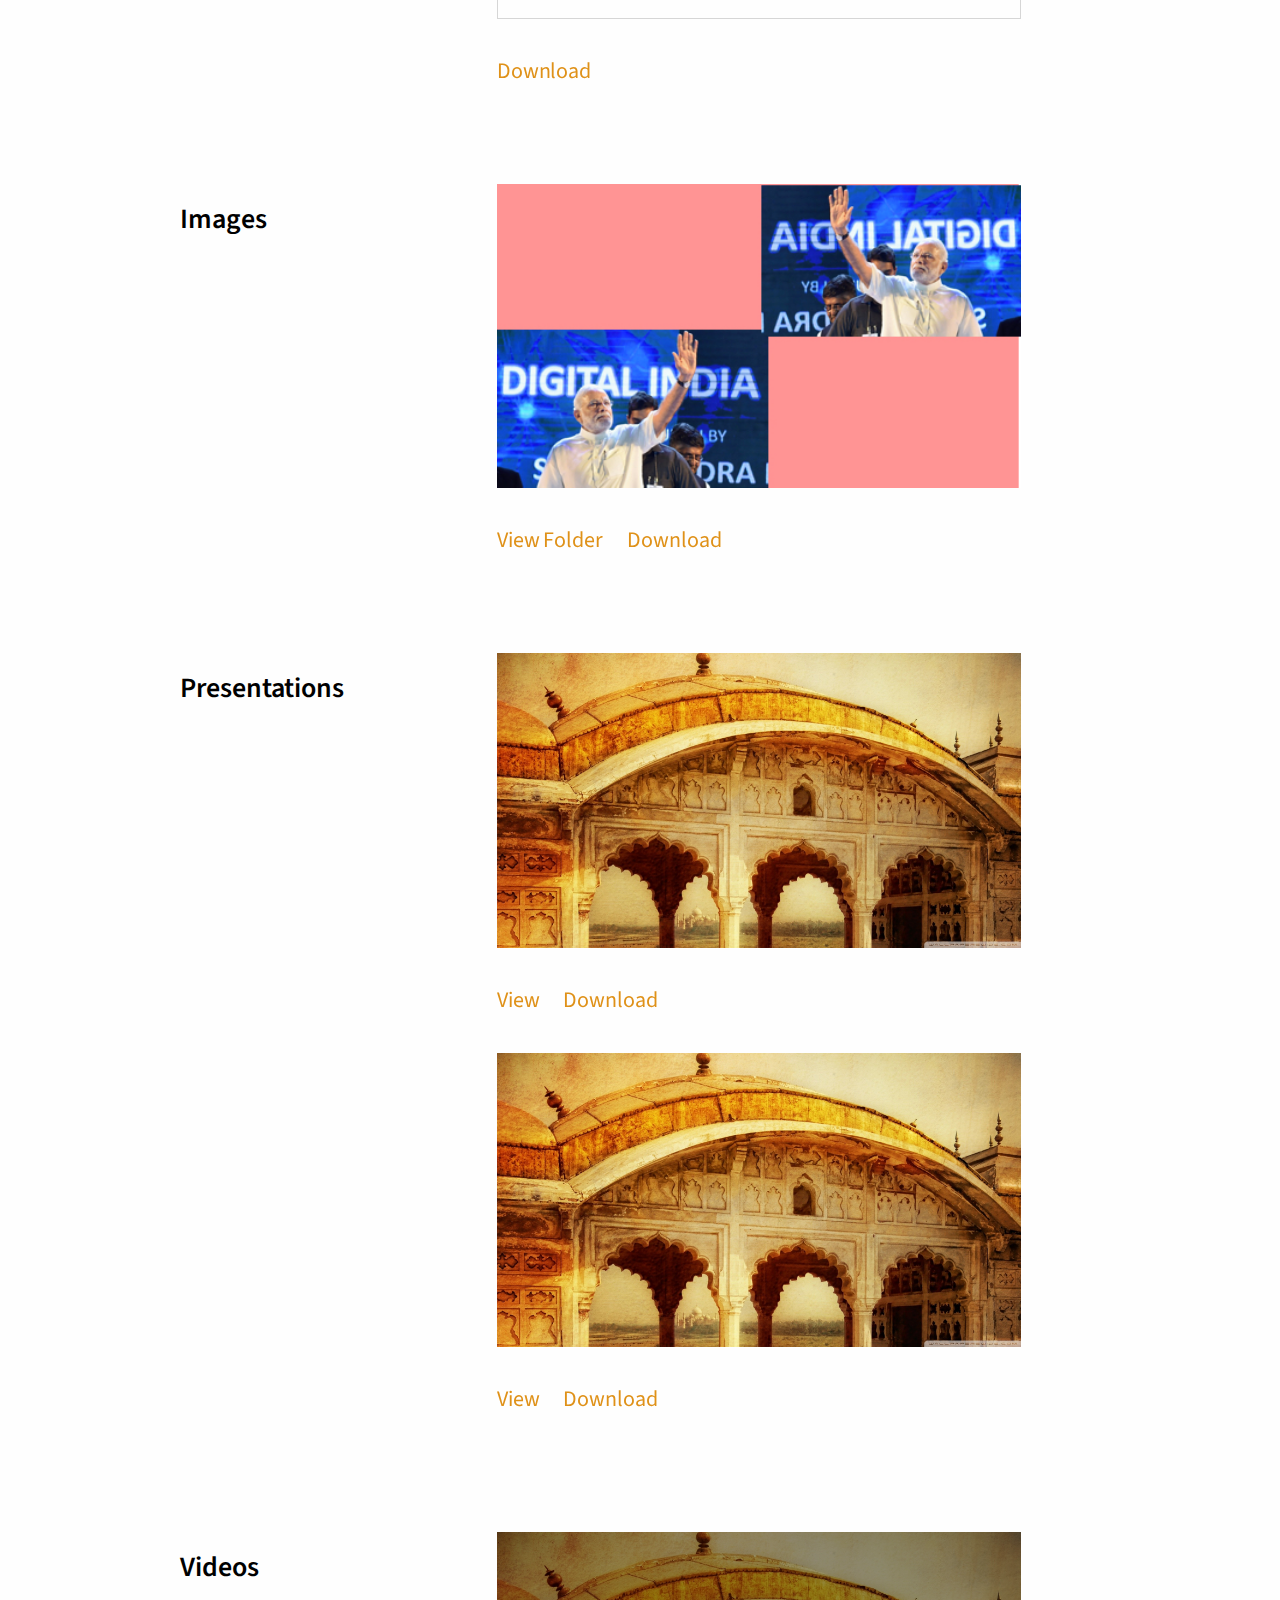
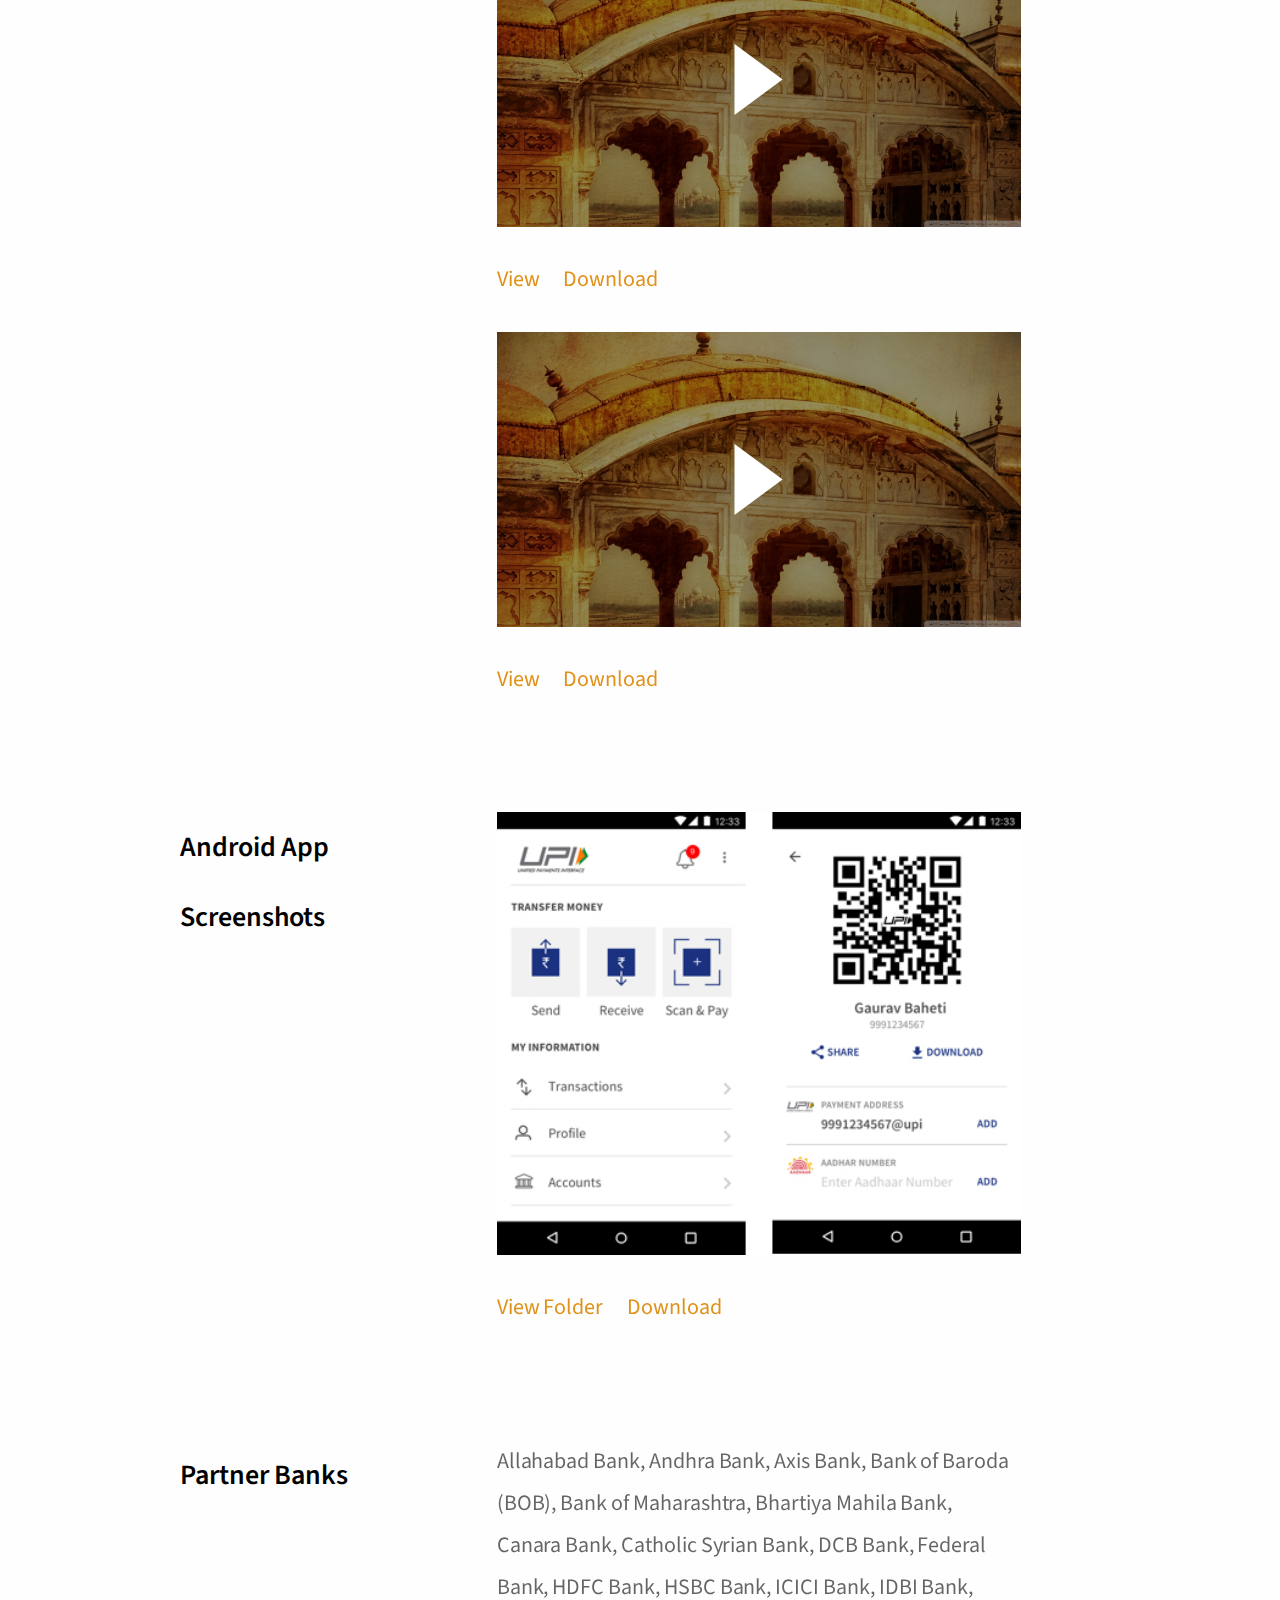
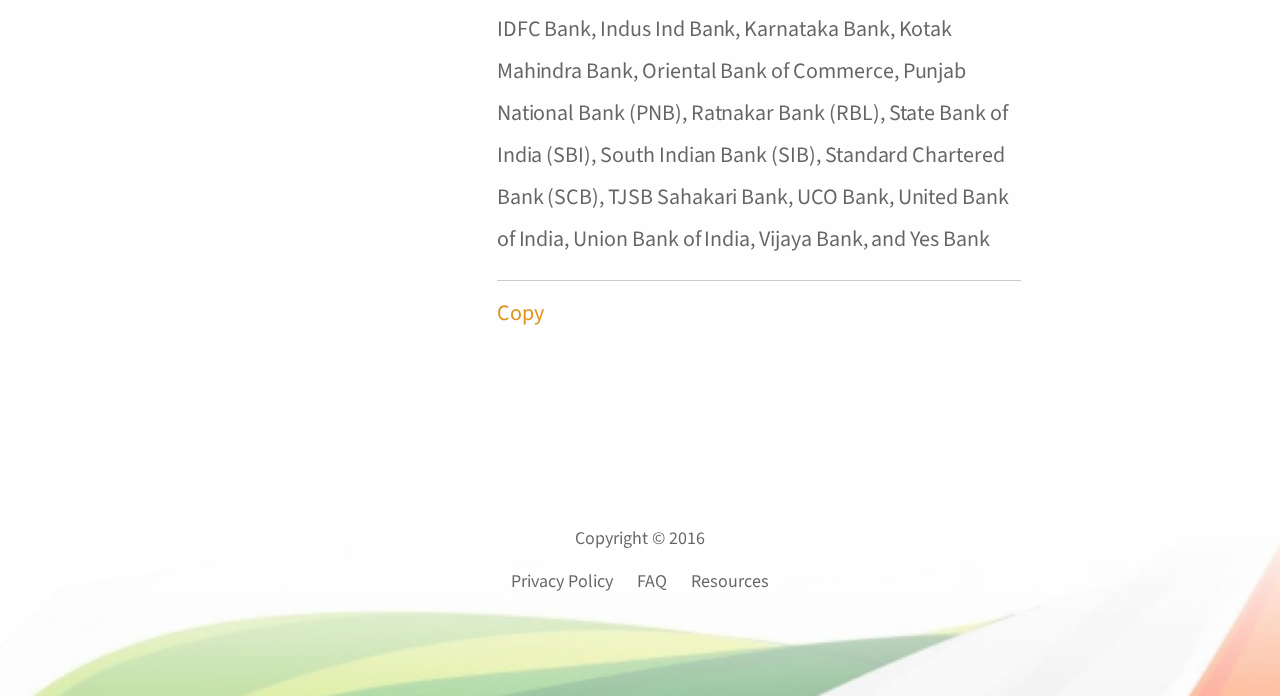
<file: resources.html>
<!doctype html>
<html class="no-js" lang="en" dir="ltr">
  <head>
    <meta charset="utf-8">
    <meta http-equiv="x-ua-compatible" content="ie=edge">
    <meta name="viewport" content="width=device-width, initial-scale=1.0">
    <title>Download UPI App</title>
    <link href="https://fonts.googleapis.com/css?family=Source+Sans+Pro:400,600,700" rel="stylesheet">
    <link rel="stylesheet" href="css/foundation.min.css">
    <link rel="stylesheet" href="css/style.css">
    <link rel="icon" href="img/favicon.ico" type="image/x-icon" />
  </head>
  <body>

  <script>
    (function(i,s,o,g,r,a,m){i['GoogleAnalyticsObject']=r;i[r]=i[r]||function(){
    (i[r].q=i[r].q||[]).push(arguments)},i[r].l=1*new Date();a=s.createElement(o),
    m=s.getElementsByTagName(o)[0];a.async=1;a.src=g;m.parentNode.insertBefore(a,m)
    })(window,document,'script','https://www.google-analytics.com/analytics.js','ga');

    ga('create', 'UA-74792042-2', 'auto');
    ga('send', 'pageview');

  </script>

  <header>
    <div class="row">
      <div class="large-12 columns">
        <div class="logo"><a href="/"><img src="img/BHIM.svg" alt="BHIM"></a></div>
        <div class="nav">
          <ul>
            <li><a href="qr.html">Generate QR Code</a></li>
            <li><a href="faq.html">FAQs</a></li>
            <li><a href="https://play.google.com/store/apps/details?id=in.org.npci.upiapp" class="button">Download App</a></li>
          </ul>
        </div>
        <div class="hamburger">
          <span></span>
          <span></span>
          <span></span>
          <span></span>
        </div>
      </div>
    </div>
  </header>

<!-- Header ends here -->


<section id="page" class="resources-page">
  <div class="row">
    <div class="large-12 columns">
      <h1 class="title">Resources</h1>
    </div>
    <div class="resource">
      <div class="large-4 columns">
        <h4>Social Media</h4>
      </div>
      <div class="large-7 columns">
        <a href="https://www.facebook.com/BHIM.NPCI" target="_blank" class="r-facebook"><span><img src="img/facebook.png" alt=""></span>facebook.com/BHIM.NPCI/</a><br>
        <a href="https://twitter.com/NPCI_BHIM" target="_blank" class="r-twitter"><span><img src="img/twitter.png" alt=""></span>twitter.com/NPCI_BHIM</a>
      </div>
      <div class="clearfix"></div>
    </div>

    <div class="resource">
      <div class="large-4 columns">
        <h4>Vision Statement</h4>
      </div>
      <div class="large-7 columns">
        <p id="vision-statement">To be the best payments network globally.</p>
        <hr>
        <button class="copy-link" data-clipboard-target="#vision-statement">Copy</button>
      </div>
      <div class="clearfix"></div>
    </div>

<div class="resource">
      <div class="large-4 columns">
        <h4>Mission Statement</h4>
      </div>
      <div class="large-7 columns">
        <p id="mission-statement">Touching every Indian with one or other payment services.</p>
        <hr>
        <button class="copy-link" data-clipboard-target="#mission-statement">Copy</button>
      </div>
      <div class="clearfix"></div>
    </div>

    <div class="resource">
      <div class="large-4 columns">
        <h4>Short Descriptions</h4>
      </div>
      <div class="large-7 columns">
        <h5>50-Word Description</h5>
        <p id="fifty-word-description">National Payments Corporation of India (NPCI) is an umbrella organisation for operating retail payments and settlement systems in India. It is an initiative of Reserve Bank of India (RBI) and Indian Banks’ Association (IBA) under the provisions of the Payment and Settlement Systems Act, 2007, for creating a robust payments infrastructure.</p>
        <hr>
        <button class="copy-link" data-clipboard-target="#fifty-word-description">Copy</button>

        <h5>100-Word Description</h5>
        <p id="hundred-word-description">National Payments Corporation of India (NPCI) is an umbrella organisation for operating retail payments and settlement systems in India. It is an initiative of Reserve Bank of India (RBI) and Indian Banks’ Association (IBA) under the provisions of the Payment and Settlement Systems Act, 2007, for creating a robust payments infrastructure. The Company is focused on bringing innovations in retail payments through the use of technology for achieving greater efficiency in operations and widening the reach of digital services. During the last six years of its operation, the organisation has grown multi-fold from 2 million transactions a day to over 25 million transactions now.</p>
        <hr>
        <button class="copy-link" data-clipboard-target="#hundred-word-description">Copy</button>

        <h5>150-Word Description</h5>
        <p id="onefifty-word-description">National Payments Corporation of India (NPCI) is an umbrella organisation for operating retail payments and settlement systems in India. It is an initiative of Reserve Bank of India (RBI) and Indian Banks’ Association (IBA) under the provisions of the Payment and Settlement Systems Act, 2007, for creating a robust payments infrastructure. The Company is focused on bringing innovations in retail payments through the use of technology for achieving greater efficiency in operations and widening the reach of digital services. During the last six years of its operation, the organisation has grown multi-fold from 2 million transactions a day to over 25 million transactions now. From a single service of switching of interbank ATM transactions through National Financial Service, the range of services has grown to Cheque Truncation System, National Automated Clearing House (NACH), Aadhaar Enabled Payment System (AePS), USSD based *99#, RuPay card, Immediate Payment Service (IMPS) and Unified Payments Interface (UPI).</p>
        <hr>
        <button class="copy-link" data-clipboard-target="#onefifty-word-description">Copy</button>

      </div>
      <div class="clearfix"></div>
    </div>

    <div class="resource">
      <div class="large-4 columns">
        <h4>Logo</h4>
      </div>
      <div class="large-7 columns">
        <div class="logo-dl-wrap">
          <img src="img/upi.svg" alt="">
        </div>
        <a href="https://www.dropbox.com/sh/2vsr393pb9wnbwb/AADb4IR9o4BCJWd4mSa4YSMGa?dl=0" class="link">Download</a>
      </div>
      <div class="clearfix"></div>
    </div>

    <div class="resource">
      <div class="large-4 columns">
        <h4>Images</h4>
      </div>
      <div class="large-7 columns">
        <img src="img/dummy/images.jpg" alt="">
        <a href="#" class="link">View Folder</a>
        <a href="#" class="link">Download</a>
      </div>
      <div class="clearfix"></div>
    </div>

    <div class="resource">
      <div class="large-4 columns">
        <h4>Presentations</h4>
      </div>
      <div class="large-7 columns">
        <div class="wrap">
          <img src="img/dummy/presntations.jpg" alt="">
          <a href="#" class="link">View</a>
          <a href="#" class="link">Download</a>
        </div>

        <div class="wrap">
          <img src="img/dummy/presntations.jpg" alt="">
          <a href="#" class="link">View</a>
          <a href="#" class="link">Download</a>
        </div>

      </div>
      <div class="clearfix"></div>
    </div>

    <div class="resource">
      <div class="large-4 columns">
        <h4>Videos</h4>
      </div>
      <div class="large-7 columns">
        <div class="wrap">
          <div class="video-thumb"><img src="img/dummy/presntations.jpg" alt=""></div>
          <a href="#" class="link">View</a>
          <a href="#" class="link">Download</a>
        </div>

        <div class="wrap">
          <div class="video-thumb"><img src="img/dummy/presntations.jpg" alt=""></div>
          <a href="#" class="link">View</a>
          <a href="#" class="link">Download</a>
        </div>

      </div>
      <div class="clearfix"></div>
    </div>

    <div class="resource">
      <div class="large-4 columns">
        <h4>Android App Screenshots</h4>
      </div>
      <div class="large-7 columns">
        <div class="wrap">
          <img src="img/dummy/app.jpg" alt="">
          <a class="link" href="https://www.dropbox.com/sh/2vsr393pb9wnbwb/AADb4IR9o4BCJWd4mSa4YSMGa?dl=0">View Folder</a>
          <a class="link" href="https://www.dropbox.com/sh/2vsr393pb9wnbwb/AADb4IR9o4BCJWd4mSa4YSMGa?dl=0">Download</a>
        </div>
      </div>
      <div class="clearfix"></div>
    </div>

    <div class="resource">
      <div class="large-4 columns">
        <h4>Partner Banks</h4>
      </div>
      <div class="large-7 columns">
        <p id="partner-banks">Allahabad Bank, Andhra Bank, Axis Bank, Bank of Baroda (BOB), Bank of Maharashtra, Bhartiya Mahila Bank, Canara Bank, Catholic Syrian Bank, DCB Bank, Federal Bank, HDFC Bank, HSBC Bank, ICICI Bank, IDBI Bank, IDFC Bank, Indus Ind Bank, Karnataka Bank, Kotak Mahindra Bank, Oriental Bank of Commerce, Punjab National Bank (PNB), Ratnakar Bank (RBL), State Bank of India (SBI), South Indian Bank (SIB), Standard Chartered Bank (SCB), TJSB Sahakari Bank, UCO Bank, United Bank of India, Union Bank of India, Vijaya Bank, and Yes Bank</p>
        <hr>
        <button class="copy-link" data-clipboard-target="#partner-banks">Copy</button>

      </div>
      <div class="clearfix"></div>
    </div>

  </div> <!-- .row -->
</section>

<!-- Footer starts here -->

<footer>
  <div class="row">
    <div class="columns larger-12 center">
      <p class="copy">Copyright © 2016</p>
      <!-- <p>Powered by</p> -->
      <!-- <div class="logo"><img src="img/ncpi.png" alt=""></div> -->
      <ul>
        <li><a href="privacy-policy.html">Privacy Policy</a></li>
        <li><a href="faq.html">FAQ</a></li>
        <li><a href="https://www.dropbox.com/sh/dut1fito7ukdaiu/AAAGsdVme4zxqPJqdMOCsrdPa?dl=0">Resources</a></li>
      </ul>
    </div>
  </div>
</footer>

  <script src="js/vendor/jquery-3.1.1.min.js"></script>
  <script src="js/vendor/what-input.js"></script>
  <script src="js/vendor/foundation.min.js"></script>
  <script src="js/vendor/clipboard.min.js"></script>
  <script src="js/app.js"></script>
</body>
</html>
</file>
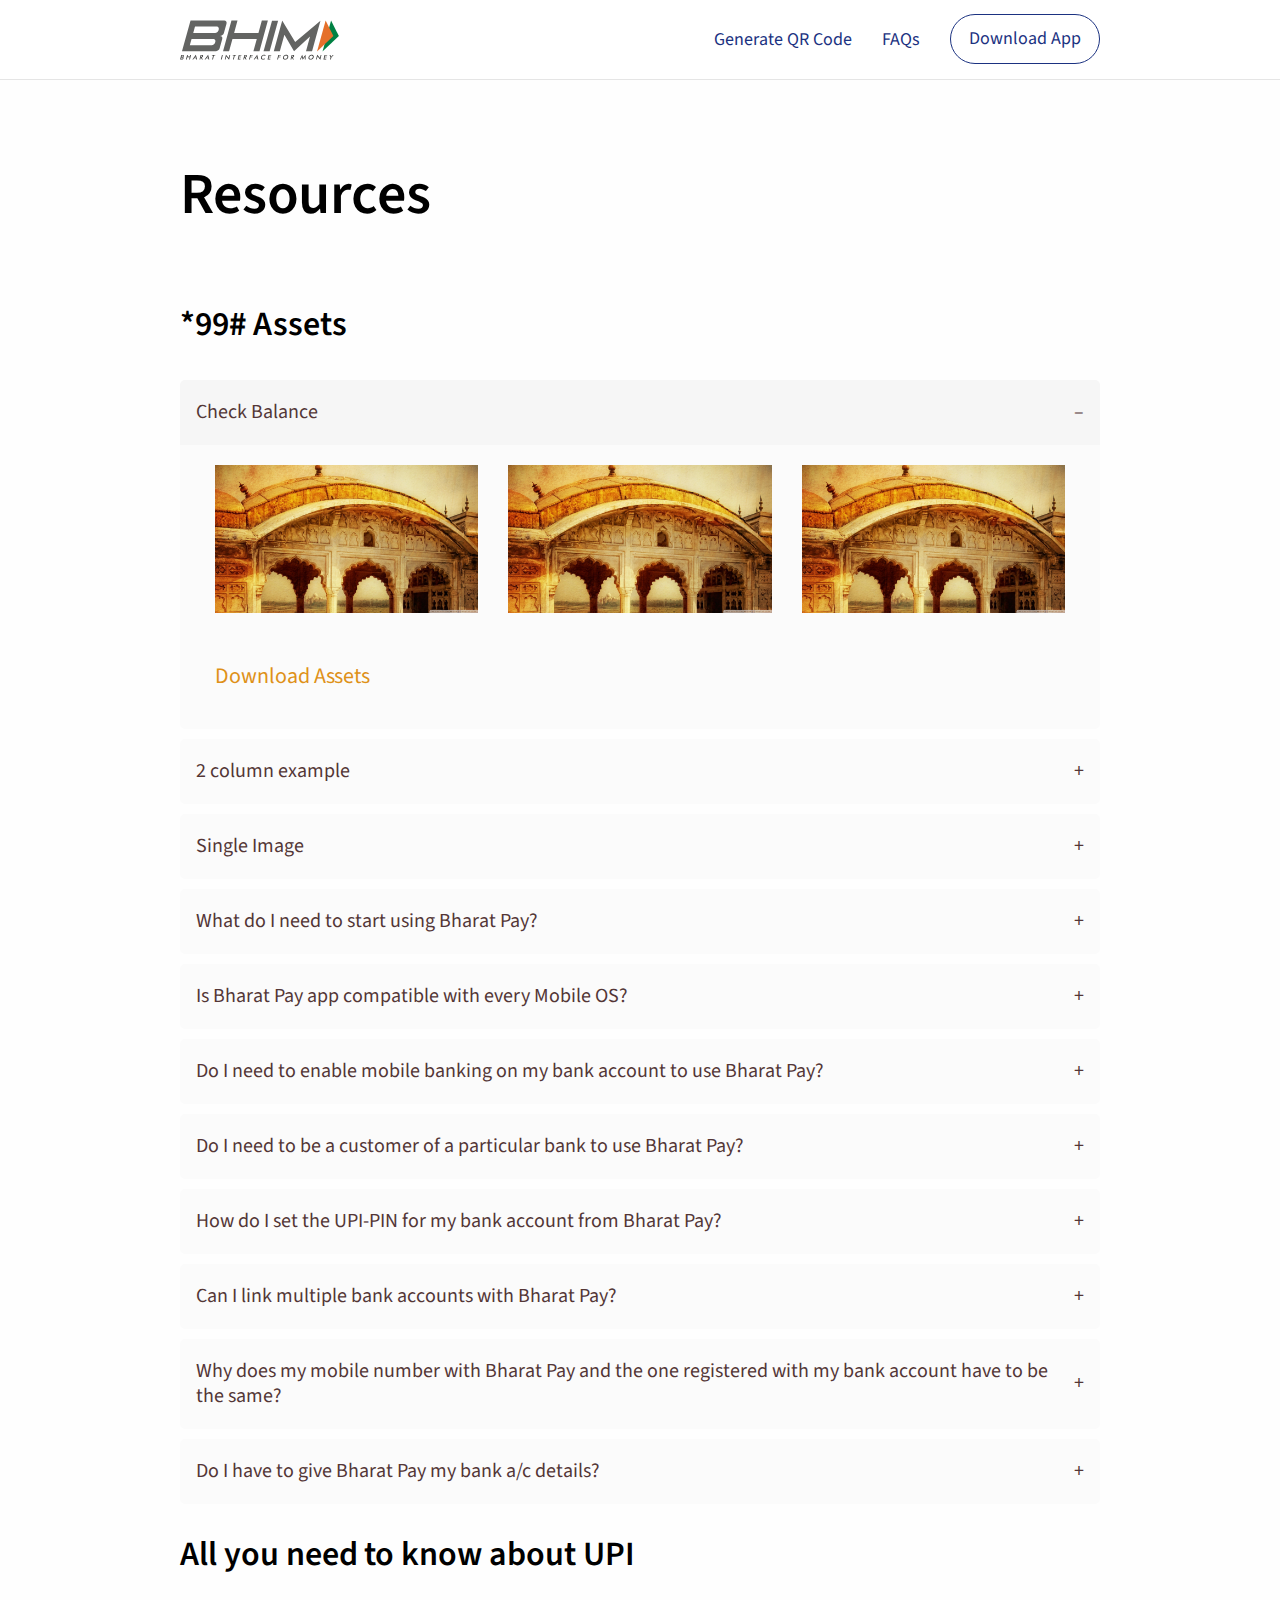
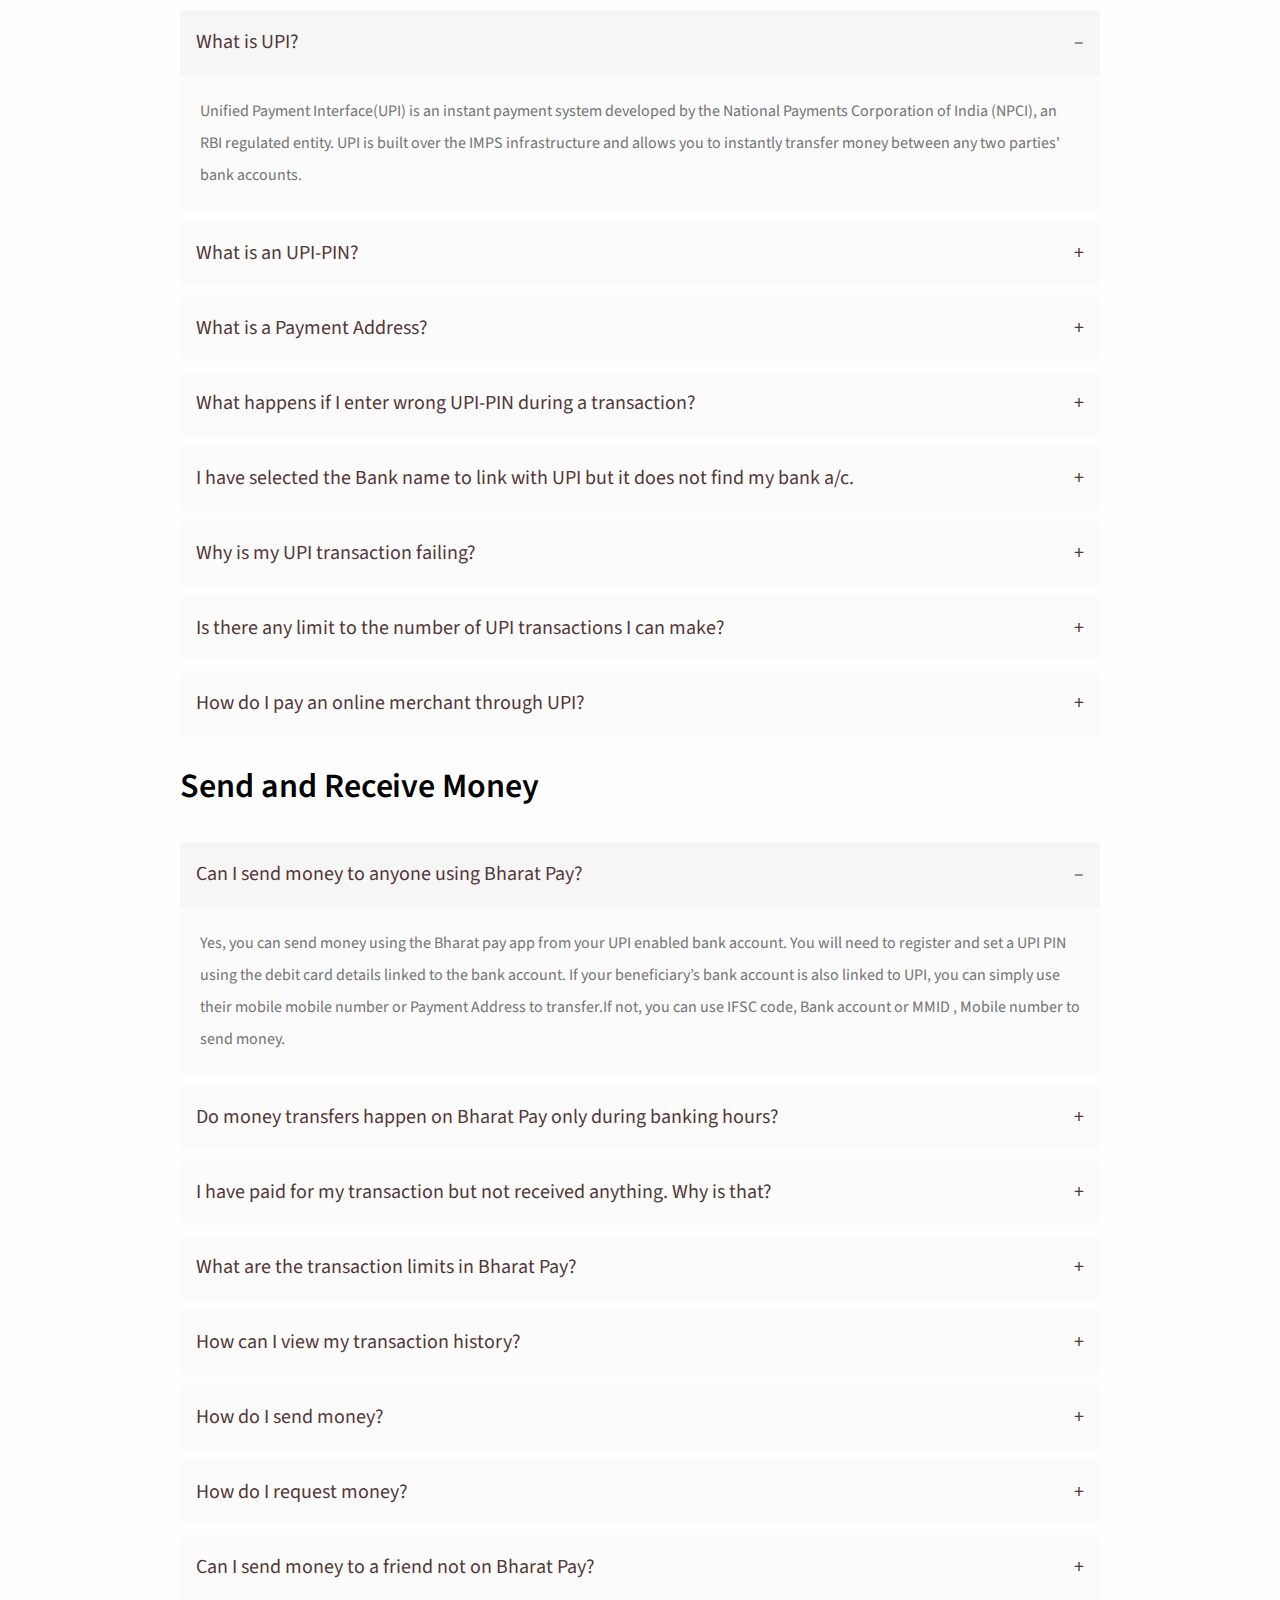
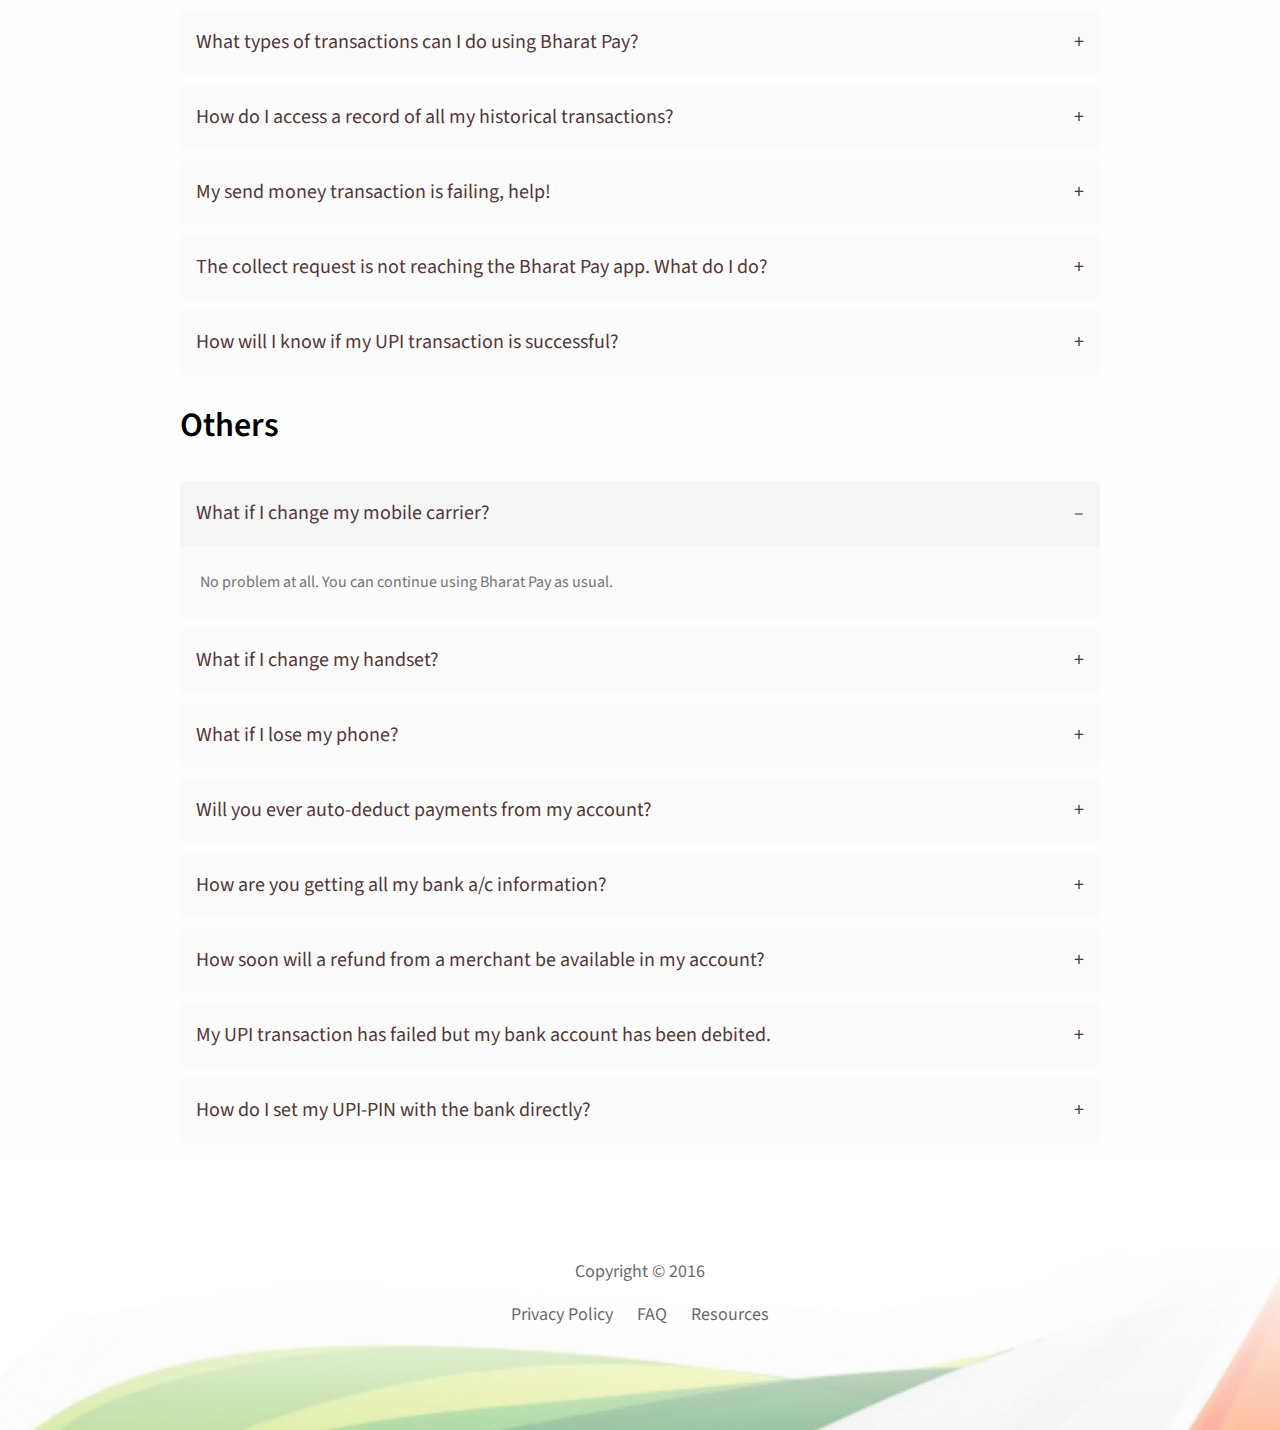
<file: resources2.html>
<!doctype html>
<html class="no-js" lang="en" dir="ltr">
  <head>
    <meta charset="utf-8">
    <meta http-equiv="x-ua-compatible" content="ie=edge">
    <meta name="viewport" content="width=device-width, initial-scale=1.0">
    <title>Download UPI App</title>
    <link href="https://fonts.googleapis.com/css?family=Source+Sans+Pro:400,600,700" rel="stylesheet">
    <link rel="stylesheet" href="css/foundation.min.css">
    <link rel="stylesheet" href="css/style.css">
    <link rel="icon" href="img/favicon.ico" type="image/x-icon" />
  </head>
  <body>

  <script>
    (function(i,s,o,g,r,a,m){i['GoogleAnalyticsObject']=r;i[r]=i[r]||function(){
    (i[r].q=i[r].q||[]).push(arguments)},i[r].l=1*new Date();a=s.createElement(o),
    m=s.getElementsByTagName(o)[0];a.async=1;a.src=g;m.parentNode.insertBefore(a,m)
    })(window,document,'script','https://www.google-analytics.com/analytics.js','ga');

    ga('create', 'UA-74792042-2', 'auto');
    ga('send', 'pageview');

  </script>

  <header>
    <div class="row">
      <div class="large-12 columns">
        <div class="logo"><a href="/"><img src="img/BHIM.svg" alt="BHIM"></a></div>
        <div class="nav">
          <ul>
            <li><a href="qr.html">Generate QR Code</a></li>
            <li><a href="faq.html">FAQs</a></li>
            <li><a href="https://play.google.com/store/apps/details?id=in.org.npci.upiapp" class="button">Download App</a></li>
          </ul>
        </div>
        <div class="hamburger">
          <span></span>
          <span></span>
          <span></span>
          <span></span>
        </div>
      </div>
    </div>
  </header>

<!-- Header ends here -->


<section id="page" class="resources-page">
  <div class="row">
    <div class="large-12 columns">
      <h1 class="title faq-title">Resources</h1>

      <div class="clearfix"> </div>
      <h2 class="subtitle">*99# Assets</h2>

      <ul class="accordion" data-accordion>
        <li class="accordion-item is-active" data-accordion-item>
          <a href="#" class="accordion-title">Check Balance</a>
          <div class="accordion-content" data-tab-content>

            <div class="columns medium-4">
              <a href="img/dummy/presntations.jpg" download class="download-link"><img src="img/dummy/presntations.jpg" alt=""></a>
            </div>
            <div class="columns medium-4">
              <a href="img/dummy/presntations.jpg" download class="download-link"><img src="img/dummy/presntations.jpg" alt=""></a>
            </div>
            <div class="columns medium-4">
              <a href="img/dummy/presntations.jpg" download class="download-link"><img src="img/dummy/presntations.jpg" alt=""></a>
            </div>

            <div class="columns medium-12">
              <a href="#" class="link">Download Assets</a>
            </div>

            <div class="clearfix"></div>
          </div>
        </li>

        <li class="accordion-item" data-accordion-item>
          <a href="#" class="accordion-title">2 column example</a>
          <div class="accordion-content" data-tab-content>
            <div class="columns medium-6">
              <a href="img/dummy/presntations.jpg" download class="download-link"><img src="img/dummy/presntations.jpg" alt=""></a>
            </div>
            <div class="columns medium-6">
              <a href="img/dummy/presntations.jpg" download class="download-link"><img src="img/dummy/presntations.jpg" alt=""></a>
            </div>

            <div class="columns medium-12">
              <a href="#" class="link">Download Assets</a>
            </div>

            <div class="clearfix"></div>
          </div>
        </li>

        <li class="accordion-item" data-accordion-item>
          <a href="#" class="accordion-title">Single Image</a>
          <div class="accordion-content" data-tab-content>
            <div class="columns medium-12">
              <a href="img/dummy/presntations.jpg" download class="download-link"><img src="img/dummy/presntations.jpg" alt=""></a>
            </div>

            <div class="columns medium-12">
              <a href="#" class="link">Download Assets</a>
            </div>

            <div class="clearfix"></div>

          </div>
        </li>

        <li class="accordion-item" data-accordion-item>
          <a href="#" class="accordion-title">What do I need to start using Bharat Pay?</a>
          <div class="accordion-content" data-tab-content>
            Bharat Pay app is currently available on Android (Version 8 and above) and iOS mobiles (Version 5 and above). We will be making our app available on other platforms very soon.
          </div>
        </li>

        <li class="accordion-item" data-accordion-item>
          <a href="#" class="accordion-title">Is Bharat Pay app compatible with every Mobile OS?</a>
          <div class="accordion-content" data-tab-content>
            To start using Bharat Pay all you need is a Smartphone, Internet access, an Indian bank account that supports UPI payments and mobile number linked to the bank account. Link your bank account to UPI through the app.
          </div>
        </li>

        <li class="accordion-item" data-accordion-item>
          <a href="#" class="accordion-title">Do I need to enable mobile banking on my bank account to use Bharat Pay?</a>
          <div class="accordion-content" data-tab-content>
            Your account need not be enabled for mobile banking to use Bharat Pay. Your mobile number shall have to be registered with the Bank.
          </div>
        </li>

        <li class="accordion-item" data-accordion-item>
          <a href="#" class="accordion-title">Do I need to be a customer of a particular bank to use Bharat Pay?</a>
          <div class="accordion-content" data-tab-content>
            To enable transfers directly using your bank account, your bank needs to be live on UPI (Unified Payment Interface) platform. All the banks, which are currently live on UPI, have been listed in the Bharat Pay app.
          </div>
        </li>

        <li class="accordion-item" data-accordion-item>
          <a href="#" class="accordion-title">How do I set the UPI-PIN for my bank account from Bharat Pay?</a>
          <div class="accordion-content" data-tab-content>
            You can set your UPI PIN by going to Main Menu -Bank Accounts -Set UPI-PIN for the selected account. You will be prompted to enter the last 6 digits of your Debit/ATM card along with the expiry date. You will then receive an OTP which you will enter and set your UPI-PIN. Note: UPI PIN is not the same as MPIN provided by your bank for mobile banking.
          </div>
        </li>

        <li class="accordion-item" data-accordion-item>
          <a href="#" class="accordion-title">Can I link multiple bank accounts with Bharat Pay?</a>
          <div class="accordion-content" data-tab-content>
            Currently, Bharat Pay supports linking of one Bank only. At the time of account set-up, you can link your preferred bank account as the default account. In case you want to link another bank account, you can go to Main menu, choose Bank Accounts and select your default account. Any money that is transferred to you using your mobile number or payment address will be credited into your default account.
          </div>
        </li>

        <li class="accordion-item" data-accordion-item>
          <a href="#" class="accordion-title">Why does my mobile number with Bharat Pay and the one registered with my bank account have to be the same?</a>
          <div class="accordion-content" data-tab-content>
            This is a banking network (UPI) requirement. The mobile number which is used to register with Bharat Pay is used to match the bank accounts linked against it.
          </div>
        </li>

        <li class="accordion-item" data-accordion-item>
          <a href="#" class="accordion-title">Do I have to give Bharat Pay my bank a/c details?</a>
          <div class="accordion-content" data-tab-content>
            At the time of registartion you will be providing us with the Debit card details and with the use your mobile number registered to your bank account, we will pre-fetch the details from your bank. All the information exchange happens over secure banking networks and we don't store it, your information is safe!
          </div>
        </li>
    </ul>

    <h2 class="subtitle">All you need to know about UPI</h2>

    <ul class="accordion" data-accordion>
      <li class="accordion-item is-active" data-accordion-item>
        <a href="#" class="accordion-title">What is UPI?</a>
        <div class="accordion-content" data-tab-content>
          Unified Payment Interface(UPI) is an instant payment system developed by the National Payments Corporation of India (NPCI), an RBI regulated entity. UPI is built over the IMPS infrastructure and allows you to instantly transfer money between any two parties' bank accounts.
        </div>
      </li>

      <li class="accordion-item" data-accordion-item>
        <a href="#" class="accordion-title">What is an UPI-PIN?</a>
        <div class="accordion-content" data-tab-content>
          UPI-PIN (UPI Personal Identification Number) is a 4-6 digit secret code you create/set during first time registration with this App.You have to enter this UPI-PIN to authorize all bank transactions. If you have already set up an UPI-PIN with other UPI Apps you can use the same on Bharat Pay. (Note: Banks issued MPIN is different from the UPI UPI-PIN, please generate a new UPI-PIN in the Bharat Pay app) Note: Please do not share your UPI-PIN with anyone. Bharat Pay does not store or read your UPI-PIN details and your bank's customer support will never ask for it.
        </div>
      </li>

      <li class="accordion-item" data-accordion-item>
        <a href="#" class="accordion-title">What is a Payment Address?</a>
        <div class="accordion-content" data-tab-content>
      Payment Address is an Address which uniquely identifies a person's bank a/c. For instance, the Payment Address for Bharat Pay customers is in the format xyz@upi. You can just share your Payment Address with anyone to receive payments (no need for bank account number/ IFSC code, etc.). You can also send money to anyone by using their Payment Address. Note: Do not share your confidential UPI PIN with anyone.
        </div>
      </li>

      <li class="accordion-item" data-accordion-item>
        <a href="#" class="accordion-title">What happens if I enter wrong UPI-PIN during a transaction?</a>
        <div class="accordion-content" data-tab-content>
          No problem, the app will prompt you to re-enter the correct UPI-PIN. The maximum number of tries allowed, depends on your bank. Please check with your bank for details.
        </div>
      </li>

      <li class="accordion-item" data-accordion-item>
        <a href="#" class="accordion-title">I have selected the Bank name to link with UPI but it does not find my bank a/c.</a>
        <div class="accordion-content" data-tab-content>
          In such a case, please ensure that the mobile number linked to your bank account is same as the one verified in Bharat Pay App. If it is not the same, your bank accounts will not be fetched by the UPI platform. Also only Savings and Current bank accounts are supported by Bharat Pay.
        </div>
      </li>

      <li class="accordion-item" data-accordion-item>
        <a href="#" class="accordion-title">Why is my UPI transaction failing?</a>
        <div class="accordion-content" data-tab-content>
          UPI transaction can fail due to multiple reasons most likely due to connectivity issues to the banking system, incorrect Payment Address entered or wrong UPI PIN entry. If your transaction fails, please try again. If it doesn't work, please contact customer support.
        </div>
      </li>

      <li class="accordion-item" data-accordion-item>
        <a href="#" class="accordion-title">Is there any limit to the number of UPI transactions I can make?</a>
        <div class="accordion-content" data-tab-content>
          Yes. NPCI imposes a limit of 20 successful UPI transactions per linked bank account per day.
        </div>
      </li>

      <li class="accordion-item" data-accordion-item>
        <a href="#" class="accordion-title">How do I pay an online merchant through UPI?</a>
        <div class="accordion-content" data-tab-content>
          When you shop-online, you can pay through UPI when you see UPI as a payment option. On clicking that, you will need to enter your Payment Address (xyz@upi). Once entered, you will receive a collect request on your Bharat Pay app. Enter your UPI-PIN here and your payment will be complete. As easy as this!
        </div>
      </li>
    </ul>

    <h2 class="subtitle">Send and Receive Money</h2>

    <ul class="accordion" data-accordion>
      <li class="accordion-item is-active" data-accordion-item>
        <a href="#" class="accordion-title">Can I send money to anyone using Bharat Pay?</a>
        <div class="accordion-content" data-tab-content>
          Yes, you can send money using the Bharat pay app from your UPI enabled bank account. You will need to register and set a UPI PIN using the debit card details linked to the bank account. If your beneficiary’s bank account is also linked to UPI, you can simply use their mobile mobile number or Payment Address to transfer.If not, you can use IFSC code,  Bank account or MMID , Mobile number to send money.
        </div>
      </li>

      <li class="accordion-item" data-accordion-item>
        <a href="#" class="accordion-title">Do money transfers happen on Bharat Pay only during banking hours?</a>
        <div class="accordion-content" data-tab-content>
          All payments are instant and 24/7, regardless of your bank's working hours!
        </div>
      </li>

      <li class="accordion-item" data-accordion-item>
        <a href="#" class="accordion-title">I have paid for my transaction but not received anything. Why is that?</a>
        <div class="accordion-content" data-tab-content>
          Once you complete a transaction, you should see a success status on the Bharat Pay screen and receive an SMS from your bank. In some cases due to operator issues it can take longer time. In case you have not received your confirmation within an hour please contact our customer support  at your bank.
        </div>
      </li>

      <li class="accordion-item" data-accordion-item>
        <a href="#" class="accordion-title">What are the transaction limits in Bharat Pay?</a>
        <div class="accordion-content" data-tab-content>
          Transfers through your bank account have a limit Rs.10,000 per transaction and Rs. 25,000 in 24 hours.
        </div>
      </li>

      <li class="accordion-item" data-accordion-item>
        <a href="#" class="accordion-title">How can I view my transaction history?</a>
        <div class="accordion-content" data-tab-content>
          Go to Bharat Pay Home Screen ->Transaction History. to view all your past and pending transactions.
        </div>
      </li>

      <li class="accordion-item" data-accordion-item>
        <a href="#" class="accordion-title">How do I send money?</a>
        <div class="accordion-content" data-tab-content>
          From the Bharat Pay app Home screen, <br> 1) Click Send Money Option; <br> 2) Enter or select the receiver's mobile number or Payment Address (you can select from your contact list or enter it) or Aadhaar number <br> 3) Enter the amount you want to send <br> 4) Your default bank a/c gets selected <br> 5) Enter UPI PIN and send <br> Alternately, you can also scan a QR code and pay via the 'Scan & Pay' option.
        </div>
      </li>

      <li class="accordion-item" data-accordion-item>
        <a href="#" class="accordion-title">How do I request money?</a>
        <div class="accordion-content" data-tab-content>
          From the Bharat Pay app Home screen, <br> 1) Select Request Money <br> 2) Enter or select the receiver's mobile number or Payment Address (you can select from your contact list or enter it) or Adhaar number <br> 3) Enter the amount you want to request <br> 4) Click Send <br> This transaction will remain pending until the payment is received. You will be notified when the money is transferred to you. You may also request money by sharing your QR code. Goto Home Screen->Profile->Choose account to get QR code
        </div>
      </li>

      <li class="accordion-item" data-accordion-item>
        <a href="#" class="accordion-title">Can I send money to a friend not on Bharat Pay?</a>
        <div class="accordion-content" data-tab-content>
          Yes. Payment can be made via (IFSC, Account number) or (MMID, Mobile number) if the person is not registered on Bharat Pay.
        </div>
      </li>

      <li class="accordion-item" data-accordion-item>
        <a href="#" class="accordion-title">What types of transactions can I do using Bharat Pay?</a>
        <div class="accordion-content" data-tab-content>
          Through Bharat Pay you can make following type of transaction: <br> 1. Request or Send Money via Payment Address <br> 2. Send Money to Aadhaar Number <br> 3. Request or Send Money to Mobile number <br> 4. Send Money through MMID , Mobile No. <br> 5. Send Money through IFSC code, Account No. <br> 6. In addition, you can use the scan and pay option for Merchant payments.
        </div>
      </li>

      <li class="accordion-item" data-accordion-item>
        <a href="#" class="accordion-title">How do I access a record of all my historical transactions?</a>
        <div class="accordion-content" data-tab-content>
          Every transaction through your bank account will be recorded by the Bank and you can view all your past transactions in the 'Transaction History' section on the Bharat Pay App.
        </div>
      </li>

      <li class="accordion-item" data-accordion-item>
        <a href="#" class="accordion-title">My send money transaction is failing, help!</a>
        <div class="accordion-content" data-tab-content>
          To avoid transaction failures, <br> 1) Ensure that the UPI-PIN is entered correctly. <br> 2) If the receiver is not on Bharat Pay choose to pay via IFSC instead of mobile number.
        </div>
      </li>

      <li class="accordion-item" data-accordion-item>
        <a href="#" class="accordion-title">The collect request is not reaching the Bharat Pay app. What do I do?</a>
        <div class="accordion-content" data-tab-content>
          In this case, please first check the data connectivity. If you have entered your Payment Address at the merchant app, please re-check your Payment Address and re-try the transaction. Please check your pending transactions tab to check if the collect request has reached you.
        </div>
      </li>

      <li class="accordion-item" data-accordion-item>
        <a href="#" class="accordion-title">How will I know if my UPI transaction is successful?</a>
        <div class="accordion-content" data-tab-content>
          For any transaction, you will see a status instantly on your screen. If for some reason the transaction is delayed or pending, the result will be posted on your Transaction History page along with a UTR# or bank reference number. In addition you will receive an SMS from your bank.
        </div>
      </li>
    </ul>

    <h2 class="subtitle">Others</h2>

      <ul class="accordion" data-accordion>
        <li class="accordion-item is-active" data-accordion-item>
          <a href="#" class="accordion-title">What if I change my mobile carrier?</a>
          <div class="accordion-content" data-tab-content>
            No problem at all. You can continue using Bharat Pay as usual.
          </div>
        </li>

        <li class="accordion-item" data-accordion-item>
          <a href="#" class="accordion-title">What if I change my handset?</a>
          <div class="accordion-content" data-tab-content>
            If you change your handset, you will need to <br> 1) Download the Bharat Pay app again <br> 2)Login with your mobile number and password <br> 3) Allow Bharat Pay to verify you; This is for your security. After verification your account will be restored.
          </div>
        </li>

        <li class="accordion-item" data-accordion-item>
          <a href="#" class="accordion-title">What if I lose my phone?</a>
          <div class="accordion-content" data-tab-content>
            If you lose your phone, the UPI-PIN required to authorize all transaction will not be known to third persons and hence they will not be able to use Bharat Pay. In addition, please contact our customer support at your bank.
          </div>
        </li>

        <li class="accordion-item" data-accordion-item>
          <a href="#" class="accordion-title">Will you ever auto-deduct payments from my account?</a>
          <div class="accordion-content" data-tab-content>
            We will not auto deduct payments from your account.
          </div>
        </li>

        <li class="accordion-item" data-accordion-item>
          <a href="#" class="accordion-title">How are you getting all my bank a/c information?</a>
          <div class="accordion-content" data-tab-content>
            This is a feature of the UPI payment platform (built by NPCI- an RBI regulated entity). The UPI platform retrieves the accounts details linked with your mobile number in a masked manner i.e. Bharat Pay can't see all the details. This exchange is done over secure banking networks and we don't store or ever use it.
          </div>
        </li>

        <li class="accordion-item" data-accordion-item>
          <a href="#" class="accordion-title">How soon will a refund from a merchant be available in my account?</a>
          <div class="accordion-content" data-tab-content>
            As soon as your merchant has processed the refund from its end, it should be instantly available in your deafult bank account.
          </div>
        </li>

        <li class="accordion-item" data-accordion-item>
          <a href="#" class="accordion-title">My UPI transaction has failed but my bank account has been debited.</a>
          <div class="accordion-content" data-tab-content>
            In case of failures money will be refunded back to your account. Sometimes this takes longer than intended. If you do not receive the refund within 1 hour, please contact customer support at your bank.
          </div>
        </li>

        <li class="accordion-item" data-accordion-item>
          <a href="#" class="accordion-title">How do I set my UPI-PIN with the bank directly?</a>
          <div class="accordion-content" data-tab-content>
            You will be to able to set your UPI PIN through any other UPI enable Bank app.
          </div>
        </li>
      </ul>

    </div>
  </div>
</section>

<!-- Footer starts here -->

<footer>
  <div class="row">
    <div class="columns larger-12 center">
      <p class="copy">Copyright © 2016</p>
      <!-- <p>Powered by</p> -->
      <!-- <div class="logo"><img src="img/ncpi.png" alt=""></div> -->
      <ul>
        <li><a href="privacy-policy.html">Privacy Policy</a></li>
        <li><a href="faq.html">FAQ</a></li>
        <li><a href="https://www.dropbox.com/sh/dut1fito7ukdaiu/AAAGsdVme4zxqPJqdMOCsrdPa?dl=0">Resources</a></li>
      </ul>
    </div>
  </div>
</footer>

  <script src="js/vendor/jquery-3.1.1.min.js"></script>
  <script src="js/vendor/what-input.js"></script>
  <script src="js/vendor/foundation.min.js"></script>
  <script src="js/vendor/clipboard.min.js"></script>
  <script src="js/app.js"></script>
</body>
</html>
</file>
<file: css/style.css>
body, p {
  font-family: 'Source Sans Pro', sans-serif;
  font-weight: 400;
  font-size: 18px;
  color: #000000;
  line-height: 26px; }

body {
  padding-top: 80px; }

h1, h2, h3, h4, h5, h6 {
  font-family: 'Source Sans Pro', sans-serif;
  font-weight: 600;
  color: #000000; }

.row {
  max-width: 950px; }

.column, .columns {
  padding-right: 15px;
  padding-left: 15px; }

a {
  color: #1B3281; }

a:hover, a:focus {
  color: #3d539e; }

h4 {
  font-size: 28px;
  line-height: 70px;
  letter-spacing: -0.07px; }

.button {
  background: #1B3281;
  border-radius: 40px;
  font-size: 18px;
  color: #ffffff;
  height: 50px; }
  .button:hover {
    background: #3d539e; }

.title {
  font-size: 58px;
  line-height: 70px;
  letter-spacing: -0.14px;
  margin-bottom: 20px; }

.subtitle {
  font-size: 34px;
  line-height: 70px;
  letter-spacing: -0.04px;
  margin-bottom: 20px; }

[type=color], [type=date], [type=datetime-local], [type=datetime], [type=email], [type=month], [type=number], [type=password], [type=search], [type=tel], [type=text], [type=time], [type=url], [type=week] {
  height: 54px;
  box-shadow: none;
  border: 1px solid rgba(0, 0, 0, 0.12);
  border-radius: 5px;
  padding: 12px 20px;
  margin-bottom: 20px; }

header {
  height: 80px;
  border-bottom: 1px solid rgba(0, 0, 0, 0.1);
  padding-top: 20px;
  position: fixed;
  width: 100%;
  top: 0px;
  left: 0px;
  background: #ffffff;
  z-index: 99999; }
  header .logo img {
    height: 40px;
    width: auto;
    display: block;
    float: left; }
  header .nav {
    float: right; }
    header .nav ul {
      list-style: none;
      margin: 0px;
      padding-top: 6px; }
      header .nav ul li {
        float: left;
        margin-left: 30px; }
        header .nav ul li a {
          color: #1B3281; }
        header .nav ul li a.button {
          background: #ffffff;
          color: #1B3281;
          border: 1px solid #1B3281;
          border-radius: 40px;
          font-size: 18px;
          position: relative;
          top: -12px; }
        header .nav ul li a.button:hover {
          background: #1B3281;
          color: #ffffff; }

#header {
  height: calc(100vh - 80px);
  border-bottom: 1px solid rgba(0, 0, 0, 0.1); }
  #header .text-wrap {
    width: calc(100% - 230px);
    float: left; }
  #header .app-screenshot {
    width: 230px;
    float: right; }
  #header p {
    font-size: 26px;
    line-height: 44px;
    letter-spacing: -0.06px;
    color: #6B6B6B; }
  #header .row {
    height: 100%; }
  #header .center {
    display: flex;
    align-items: center;
    justify-content: center;
    height: 100%; }
  #header .wrap {
    width: 100%; }
  #header .cta p {
    color: #000000;
    opacity: 0.88; }
    #header .cta p span {
      font-size: 30px;
      font-weight: 600; }
  #header .cta .button.dail99 {
    width: 233px;
    height: 70px;
    border: 1px solid #979797;
    font-size: 26px;
    line-height: 62px;
    letter-spacing: -0.06px;
    color: #282828;
    border-radius: 5px;
    background: transparent;
    padding: 0px;
    padding-top: 2px; }
  #header .cta .download img {
    display: inline-block;
    margin-bottom: 27px;
    margin-top: 25px;
    height: 60px;
    width: auto;
    margin-right: 10px; }

#howitworks {
  height: auto;
  padding-top: 115px;
  padding-bottom: 110px;
  border-bottom: 1px solid rgba(0, 0, 0, 0.1); }
  #howitworks .text-wrap {
    width: calc(100% - 230px);
    float: right;
    padding-left: 135px; }
  #howitworks .app-screenshot {
    width: 230px;
    float: left; }
  #howitworks p {
    font-size: 26px;
    line-height: 44px;
    letter-spacing: -0.06px;
    color: #6B6B6B; }
  #howitworks .row {
    height: 100%; }
  #howitworks .center {
    display: flex;
    align-items: center;
    justify-content: center;
    height: 100%; }
  #howitworks .wrap {
    width: 100%; }
  #howitworks .title {
    margin-bottom: 60px; }
  #howitworks .steps .step {
    margin-bottom: 30px; }
    #howitworks .steps .step .number {
      width: 59px;
      height: 59px;
      border-radius: 50%;
      display: flex;
      align-items: center;
      justify-content: center;
      border: 3px solid #FF9C00;
      font-size: 34px;
      font-weight: 600;
      color: #FF9C00;
      float: left; }
    #howitworks .steps .step .content {
      padding-left: 100px; }
    #howitworks .steps .step p {
      font-size: 18px;
      line-height: 26px;
      color: #000000;
      opacity: 0.7; }
    #howitworks .steps .step h3 {
      font-size: 28px;
      letter-spacing: -0.07px;
      line-height: 36px; }

#partners {
  padding-top: 60px;
  padding-bottom: 60px; }
  #partners .banks-wrap .bank {
    font-size: 20px;
    line-height: 70px;
    letter-spacing: -0.07px;
    color: #4F4F4F;
    margin-bottom: 15px; }
    #partners .banks-wrap .bank span {
      margin-right: 20px; }
      #partners .banks-wrap .bank span img {
        height: 30px;
        width: auto;
        position: relative;
        top: -3px; }
  #partners .cta {
    padding-top: 60px; }
    #partners .cta a {
      height: 130px;
      width: 100%;
      display: block;
      text-align: left;
      border-radius: 5px;
      color: #584629;
      font-size: 26px;
      line-height: 62px;
      letter-spacing: -0.06px;
      padding: 34px 0px 0px 90px;
      margin-bottom: 30px; }
      #partners .cta a.faq-link {
        background: #FFEDCE;
        background-image: url("../img/i.png");
        background-position: left 30px center;
        background-repeat: no-repeat; }
      #partners .cta a.resources-link {
        background: #D8FFD4;
        background-image: url("../img/resurces.png");
        background-position: left 30px center;
        background-repeat: no-repeat; }
      #partners .cta a:hover {
        opacity: 0.8; }

.resources-page .resource {
  margin-bottom: 80px; }

.resources-page p {
  font-size: 22px;
  color: #000000;
  line-height: 42px;
  letter-spacing: -0.05px;
  opacity: 0.6; }

.resources-page .copy-link {
  font-size: 22px;
  line-height: 25px;
  letter-spacing: -0.05px;
  opacity: 0.9;
  margin-right: 20px;
  margin-bottom: 20px;
  color: #DC8600;
  cursor: pointer;
  font-family: 'Source Sans Pro', sans-serif;
  font-weight: 400; }

.resources-page .logo-dl-wrap {
  border: 1px solid #D6D6D6;
  width: 100%;
  text-align: center;
  padding: 45px 0px;
  margin-bottom: 20px; }
  .resources-page .logo-dl-wrap img {
    height: auto;
    max-width: 316px;
    margin: 0px;
    display: inline-block; }

.resources-page img {
  margin-bottom: 20px;
  width: 100%;
  display: block; }

.resources-page .wrap {
  margin-bottom: 20px; }

.resources-page .video-thumb {
  position: relative; }
  .resources-page .video-thumb:after {
    content: "";
    position: absolute;
    width: 100%;
    height: 100%;
    top: 0px;
    left: 0px;
    background: rgba(0, 0, 0, 0.4);
    background-image: url("../img/play.png");
    background-position: center;
    background-repeat: no-repeat; }

.resources-page .r-facebook, .resources-page .r-twitter {
  font-size: 22px;
  line-height: 42px;
  letter-spacing: -0.05px;
  opacity: 0.88; }
  .resources-page .r-facebook span, .resources-page .r-twitter span {
    margin-right: 15px; }
    .resources-page .r-facebook span img, .resources-page .r-twitter span img {
      width: 25px;
      height: auto;
      display: inline-block;
      margin: 0px; }

.resources-page .r-facebook {
  color: #3C579D; }

.resources-page .r-twitter {
  color: #1DA1F2; }

.resources-page h5 {
  font-size: 24px; }

a.link {
  font-size: 22px;
  line-height: 25px;
  letter-spacing: -0.05px;
  opacity: 0.9;
  margin: 20px 20px 20px 0px;
  color: #DC8600;
  cursor: pointer;
  font-family: 'Source Sans Pro', sans-serif;
  font-weight: 400;
  display: inline-block; }

a.download-link {
  display: inline-block;
  position: relative;
  margin-bottom: 20px; }
  a.download-link img {
    margin: 0px; }
  a.download-link:hover:after {
    content: "";
    position: absolute;
    top: 0px;
    left: 0px;
    width: 100%;
    height: 100%;
    background-color: rgba(41, 43, 53, 0.6);
    background-image: url("../img/download.svg");
    background-repeat: no-repeat;
    background-position: center;
    background-size: 36px auto;
    -webkit-transition: all 0.3s ease;
    -moz-transition: all 0.3s ease;
    -ms-transition: all 0.3s ease;
    -o-transition: all 0.3s ease;
    transition: all 0.3s ease; }

#page .title {
  margin-top: 80px;
  margin-bottom: 60px; }

footer {
  padding: 100px 0px;
  background: url("../img/footer_india.jpg");
  background-repeat: no-repeat;
  background-size: 100%;
  background-position: bottom center; }
  footer ul {
    margin: 0px;
    list-style: none;
    text-align: center; }
    footer ul li {
      display: inline-block;
      margin-right: 20px; }
      footer ul li a {
        font-size: 18px;
        color: #000000;
        opacity: 0.6; }
      footer ul li:last-child {
        margin-right: 0px; }
  footer .logo {
    margin-bottom: 40px; }
  footer .center {
    text-align: center; }
  footer .copy {
    opacity: 0.6; }

.faq-title {
  float: left; }

.lang-switch {
  float: right;
  padding-top: 100px; }

.input-vpa-wrap #pa {
  width: calc(65% - 20px);
  float: left; }

.input-vpa-wrap .at {
  width: 40px;
  text-align: center;
  float: left;
  padding-top: 12px; }

.input-vpa-wrap #psp {
  width: calc(35% - 20px);
  float: left;
  padding-right: 10px; }

#qr-page h3 {
  font-weight: 400;
  color: #533636; }

#qr-page label {
  font-size: 18px;
  color: #533636; }

#qr-page .intro {
  margin-bottom: 50px; }

#qr-page .printableArea {
  margin-bottom: 30px; }

.qr-download .button {
  min-width: 200px;
  text-align: left; }
  .qr-download .button img {
    margin-right: 15px;
    margin-left: 5px;
    margin-top: -3px; }

.orbit-previous {
  left: -50px;
  width: 50px;
  height: 50px;
  background-image: url("../img/left.svg");
  background-size: 30px;
  background-position: center;
  background-repeat: no-repeat;
  color: transparent;
  cursor: pointer;
  opacity: 0.3; }

.orbit-next {
  right: -50px;
  width: 50px;
  height: 50px;
  background-image: url("../img/right.svg");
  background-size: 30px;
  background-position: center;
  background-repeat: no-repeat;
  color: transparent;
  cursor: pointer;
  opacity: 0.3; }

.orbit-next:active, .orbit-next:focus, .orbit-next:hover, .orbit-previous:active, .orbit-previous:focus, .orbit-previous:hover {
  background-color: transparent; }

@media screen and (max-width: 1050px) {
  .orbit-previous, .orbit-next {
    display: none; } }

.accordion .accordion-item {
  margin-bottom: 10px;
  border-radius: 5px;
  overflow: hidden; }

.accordion-title {
  font-size: 20px;
  line-height: 25px;
  color: #533636;
  background: #FBFBFB;
  border: 0px;
  padding: 20px 36px 20px 16px; }

.accordion-title::before {
  margin-top: -13px; }

.accordion-item.is-active .accordion-title {
  background: #F6F6F6;
  color: #533636; }

.accordion-content {
  color: #747474;
  font-size: 16px;
  line-height: 32px;
  background: #FBFBFB;
  border: 0px;
  padding: 20px; }

:last-child:not(.is-active) > .accordion-title {
  border: 0px; }

.hamburger {
  float: right;
  margin: 9px 0px 0px 30px;
  width: 35px;
  height: 35px;
  position: relative;
  -webkit-transform: rotate(0deg);
  -moz-transform: rotate(0deg);
  -o-transform: rotate(0deg);
  transform: rotate(0deg);
  -webkit-transition: .5s ease-in-out;
  -moz-transition: .5s ease-in-out;
  -o-transition: .5s ease-in-out;
  transition: .5s ease-in-out;
  cursor: pointer; }

.hamburger span {
  display: block;
  position: absolute;
  height: 4px;
  width: 100%;
  background: #6d6e72;
  border-radius: 0px;
  opacity: 1;
  left: 0;
  -webkit-transform: rotate(0deg);
  -moz-transform: rotate(0deg);
  -o-transform: rotate(0deg);
  transform: rotate(0deg);
  -webkit-transition: .25s ease-in-out;
  -moz-transition: .25s ease-in-out;
  -o-transition: .25s ease-in-out;
  transition: .25s ease-in-out; }

.hamburger span:nth-child(1) {
  top: 0px; }

.hamburger span:nth-child(2), .hamburger span:nth-child(3) {
  top: 10px; }

.hamburger span:nth-child(4) {
  top: 20px; }

.hamburger.open span:nth-child(1) {
  top: 18px;
  width: 0%;
  left: 50%; }

.hamburger.open span:nth-child(2) {
  -webkit-transform: rotate(45deg);
  -moz-transform: rotate(45deg);
  -o-transform: rotate(45deg);
  transform: rotate(45deg); }

.hamburger.open span:nth-child(3) {
  -webkit-transform: rotate(-45deg);
  -moz-transform: rotate(-45deg);
  -o-transform: rotate(-45deg);
  transform: rotate(-45deg); }

.hamburger.open span:nth-child(4) {
  top: 18px;
  width: 0%;
  left: 50%; }

.hamburger {
  display: none; }

header .nav {
  transition-property: all;
  transition-duration: .5s;
  transition-timing-function: cubic-bezier(0, 1, 0.5, 1); }

@media screen and (max-width: 800px) {
  .title {
    font-size: 40px;
    line-height: 48px;
    margin-bottom: 15px; }
  #header {
    height: auto;
    padding-top: 15px;
    text-align: center;
    padding-bottom: 15px;
    border: 0px; }
  #header .text-wrap {
    width: 100%;
    float: none; }
  #header .app-screenshot {
    width: 100%;
    float: none; }
  #header .app-screenshot img {
    width: 70%; }
  #header p {
    font-size: 20px;
    line-height: 34px; }
  #header .cta .download img {
    margin-bottom: 25px;
    margin-top: 5px; }
  #header .cta p span {
    font-size: 24px; }
  #partners .cta a.faq-link, #partners .cta a.resources-link {
    height: auto;
    padding: 20px;
    background-image: none; }
  #partners .cta a {
    line-height: 40px; }
  #howitworks {
    padding-top: 30px;
    padding-bottom: 30px; }
  #howitworks .app-screenshot {
    display: none; }
  #howitworks .text-wrap {
    width: 100%;
    float: none;
    padding: 0px; }
  #howitworks .steps .step .number {
    width: 40px;
    height: 40px;
    font-size: 20px; }
  #howitworks .steps .step .content {
    padding-left: 53px; }
  footer {
    padding: 30px 0px; }
  footer .logo {
    margin-bottom: 20px; }
  header .nav {
    float: none;
    width: 100%;
    position: fixed;
    background: #ffffff;
    top: 80px;
    left: 0px;
    display: none; }
  header .nav.open {
    display: block; }
  header .nav ul {
    padding: 0px; }
  header .nav ul li {
    float: none;
    margin: 0px; }
  header .nav ul li a {
    padding: 10px 20px;
    display: block;
    border-bottom: 1px solid rgba(0, 0, 0, 0.3);
    color: #ffffff;
    background: #6d6e72; }
  .hamburger {
    display: block; }
  header .nav ul li a.button {
    padding: 10px 20px;
    display: block;
    border: 0px;
    border-radius: 0px;
    border-bottom: 1px solid rgba(0, 0, 0, 0.3);
    color: #ffffff;
    background: #6d6e72;
    top: auto;
    line-height: inherit;
    text-align: left; }
    header .nav ul li a.button:hover {
      color: #ffffff;
      background: #6d6e72;
      opacity: 1; } }
</file>
